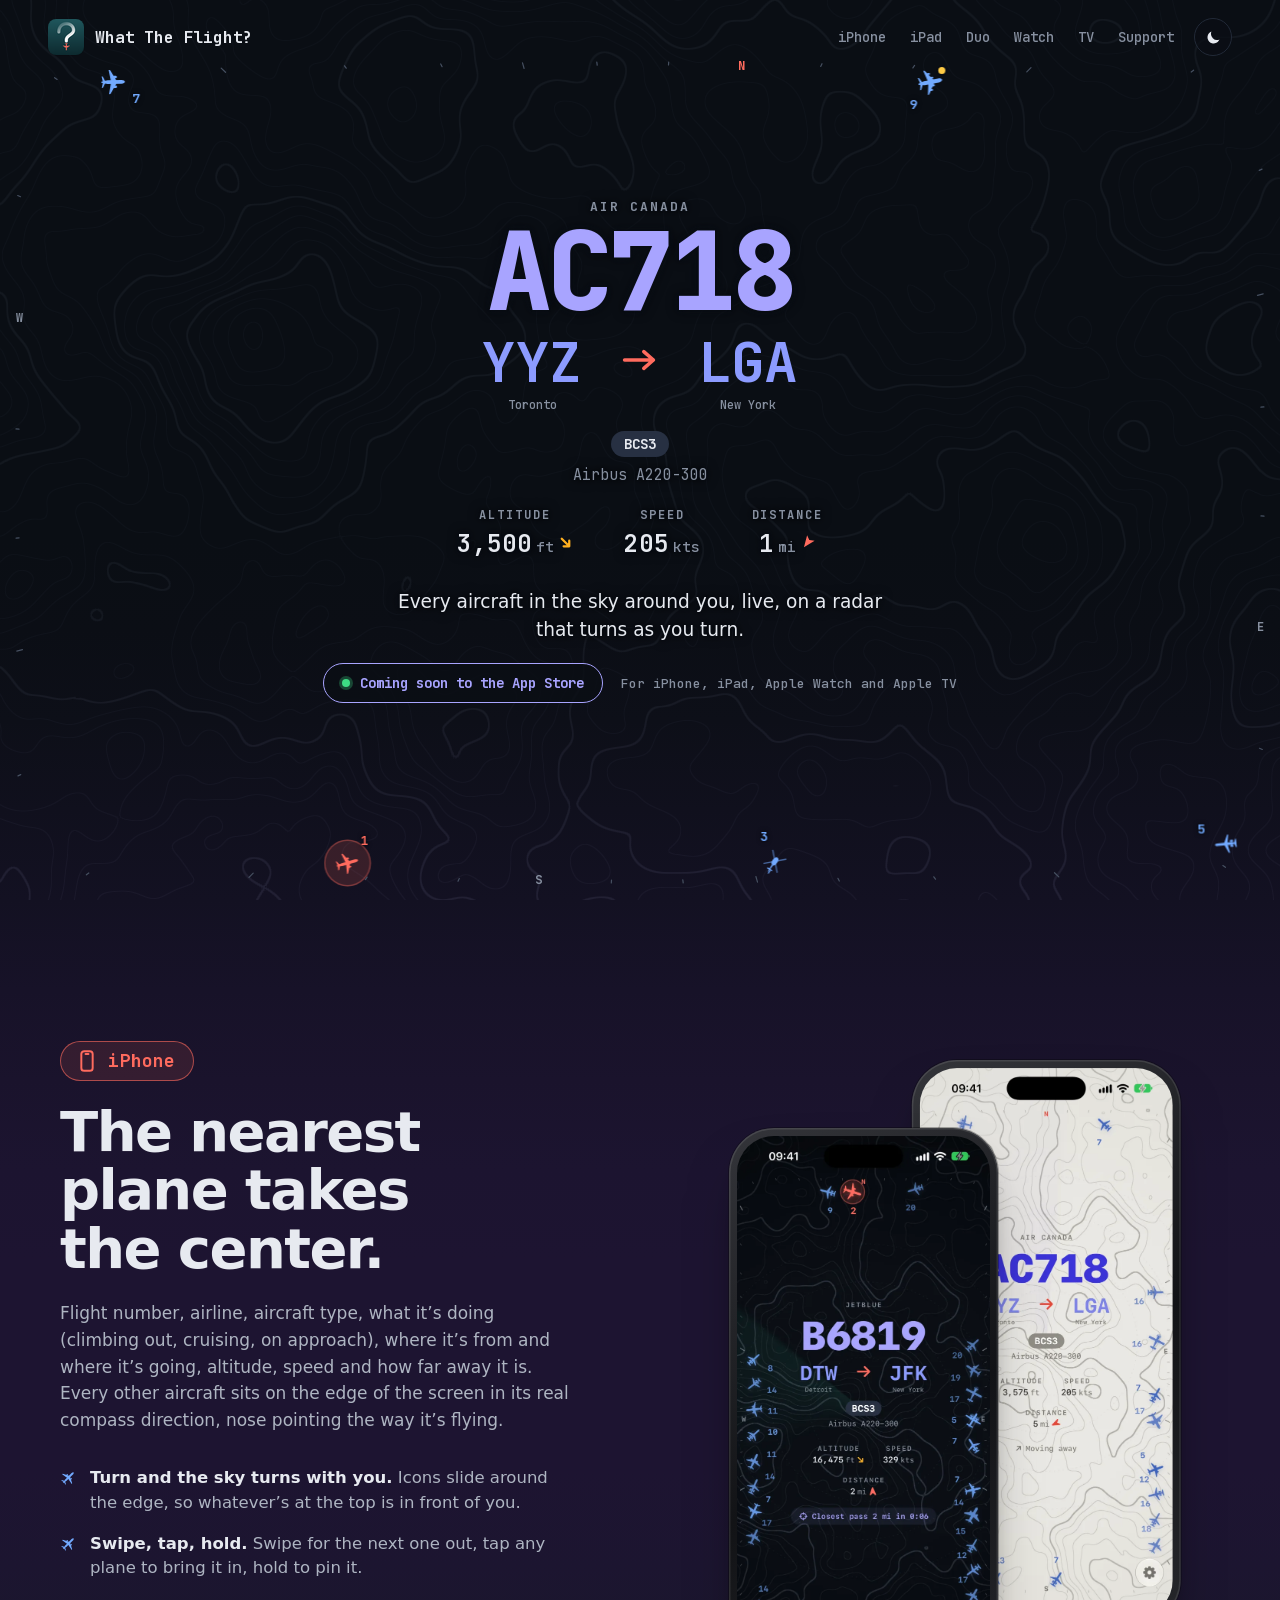
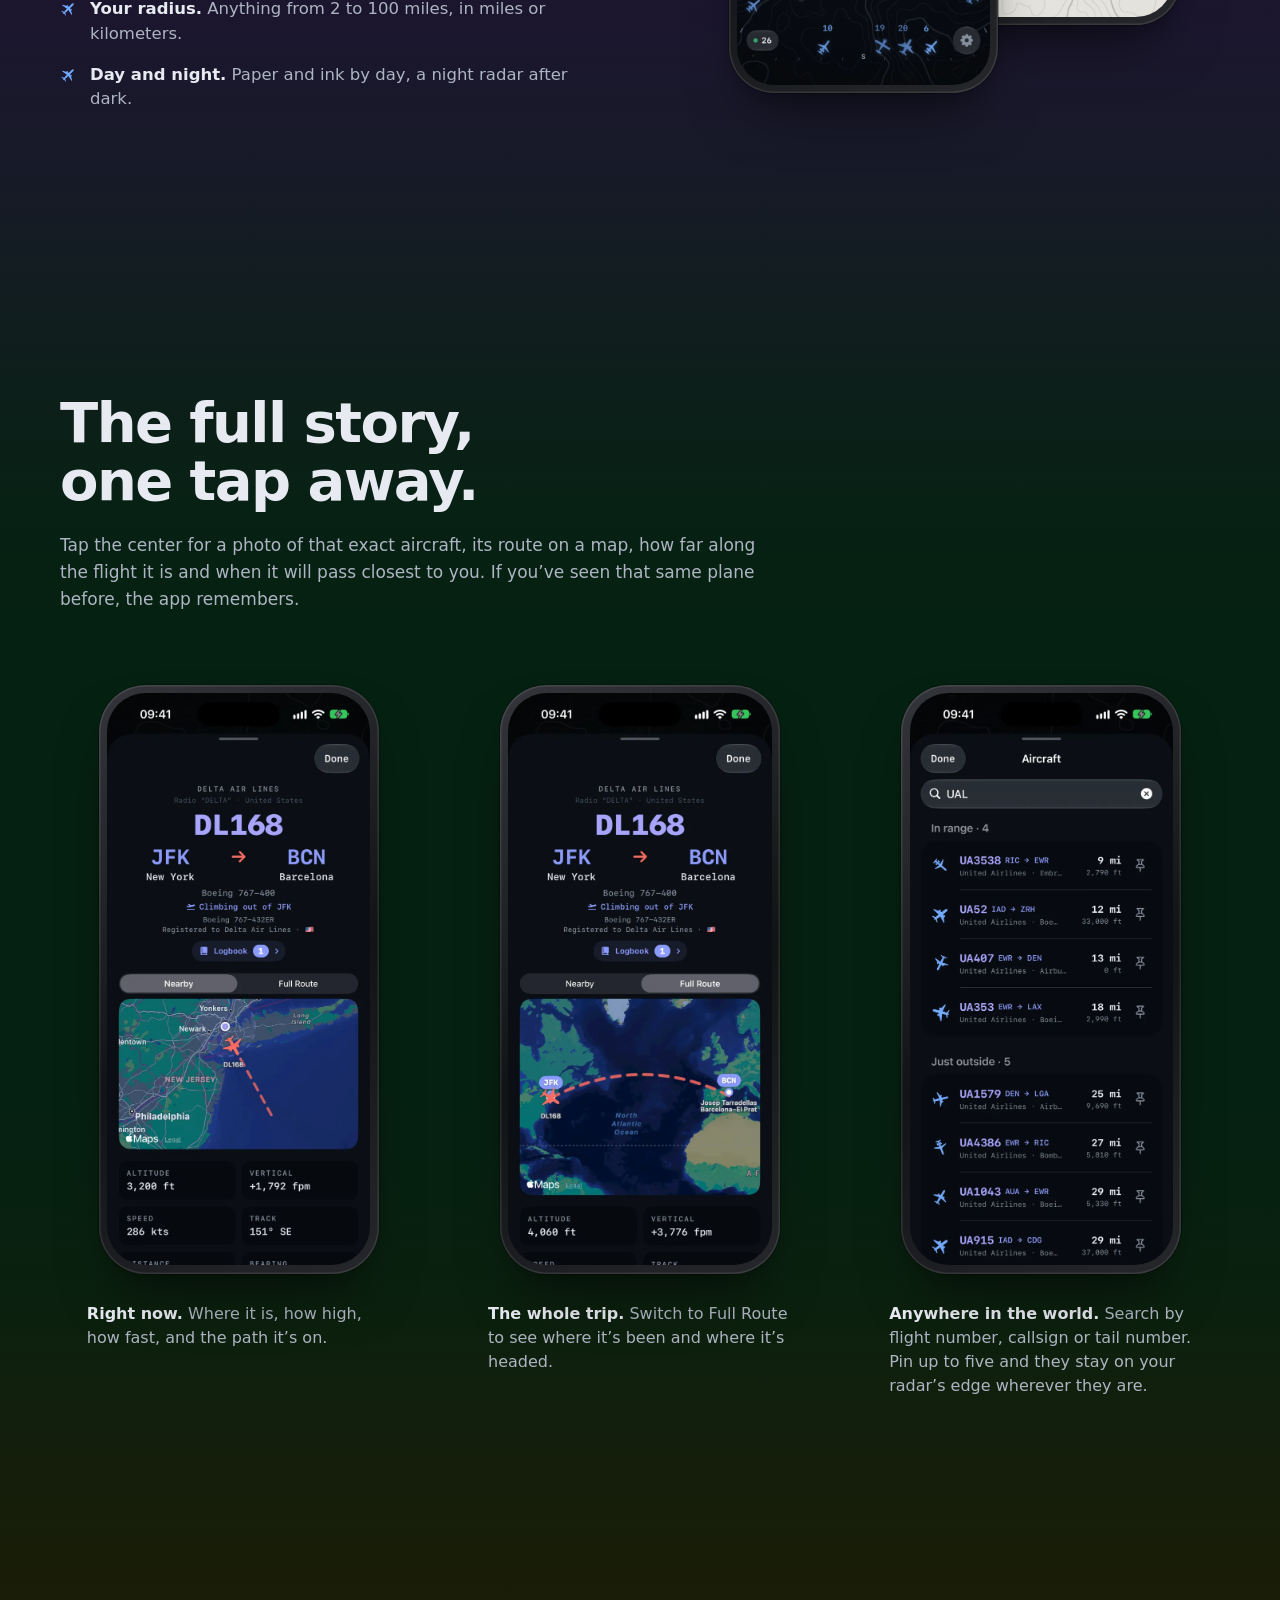
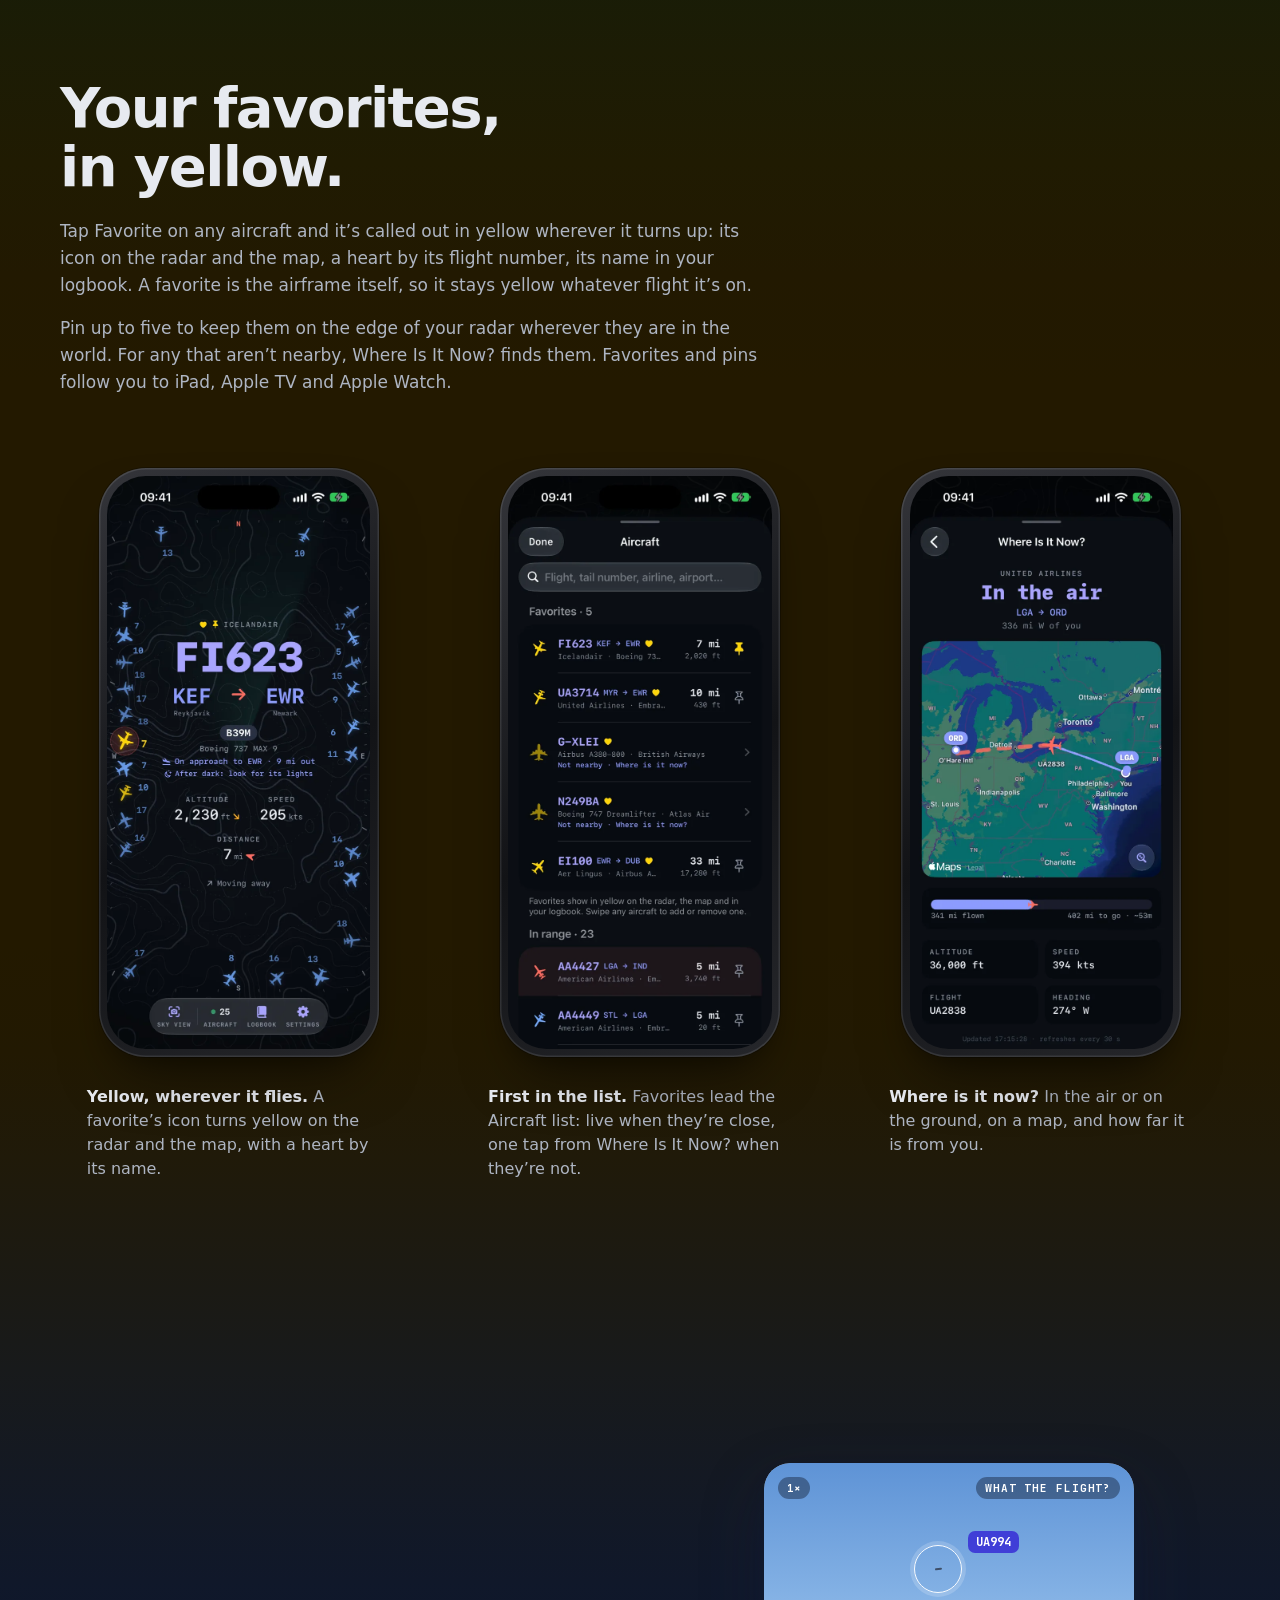
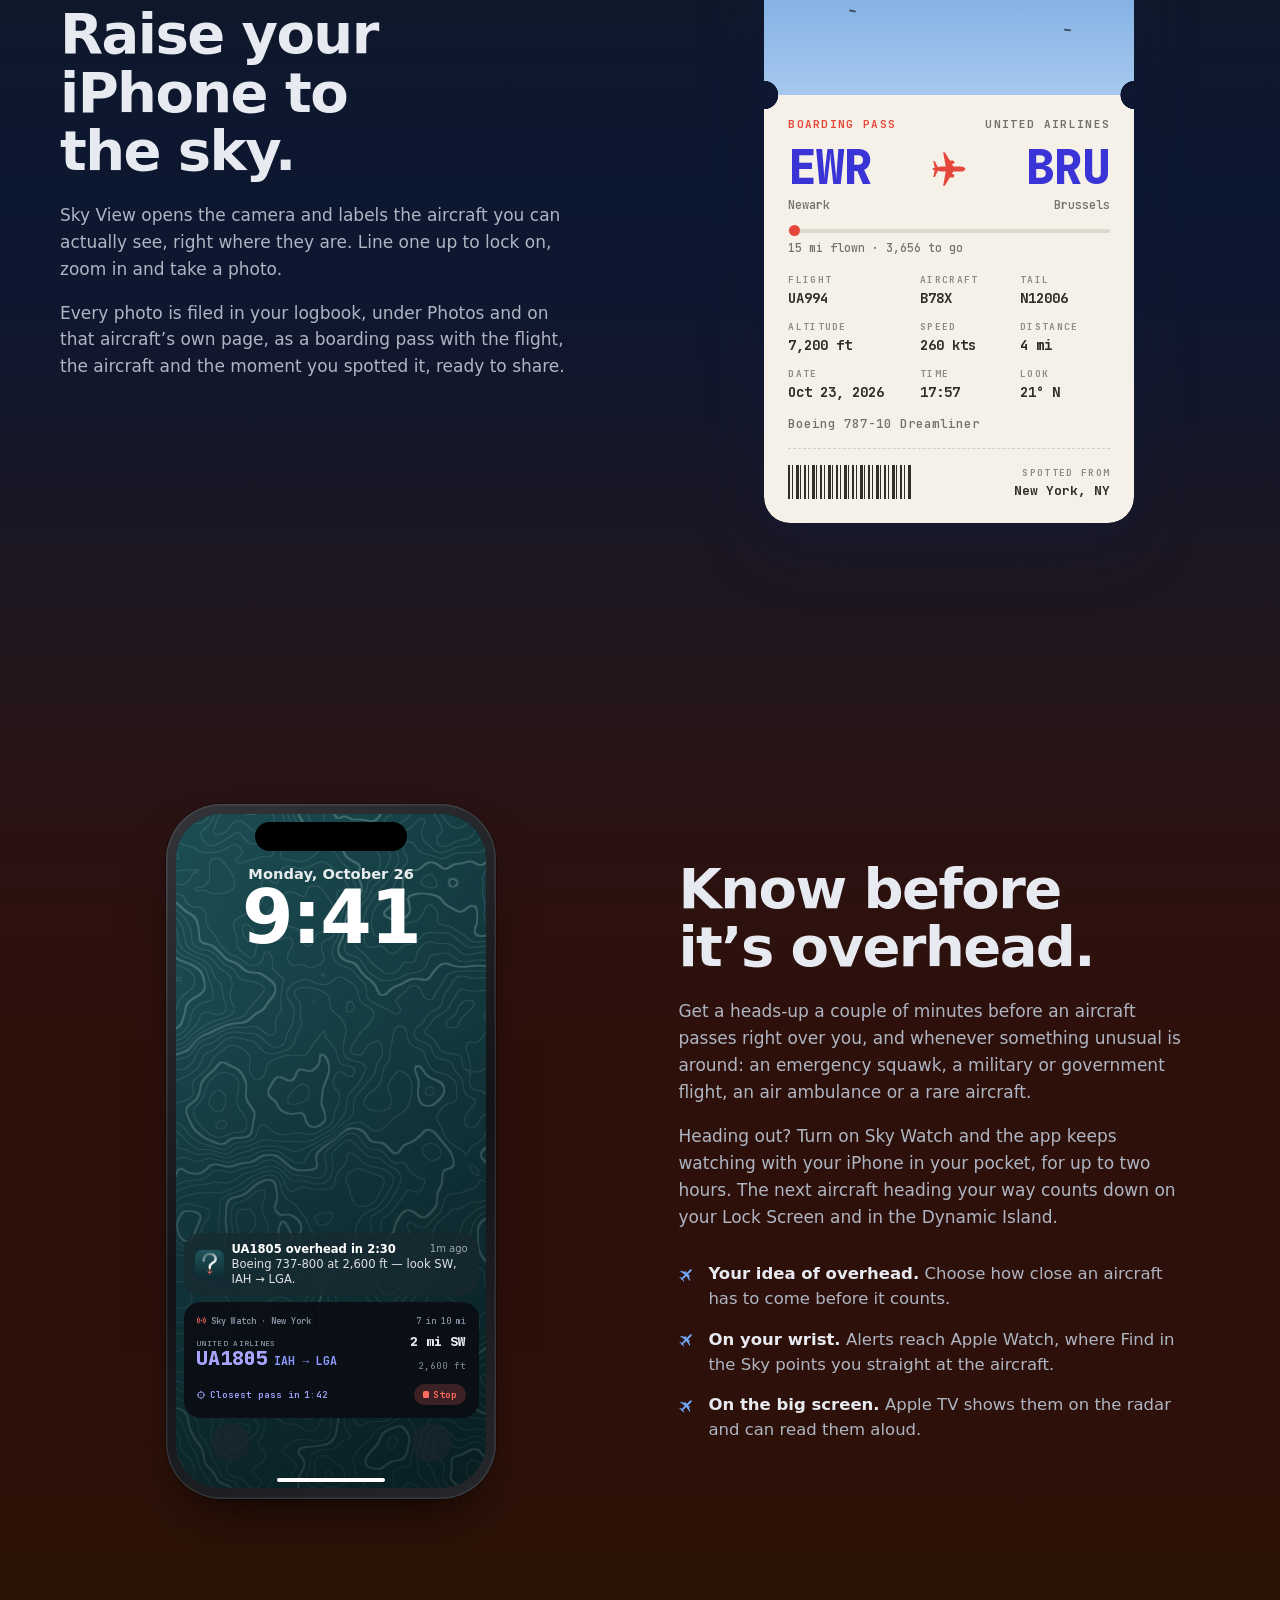
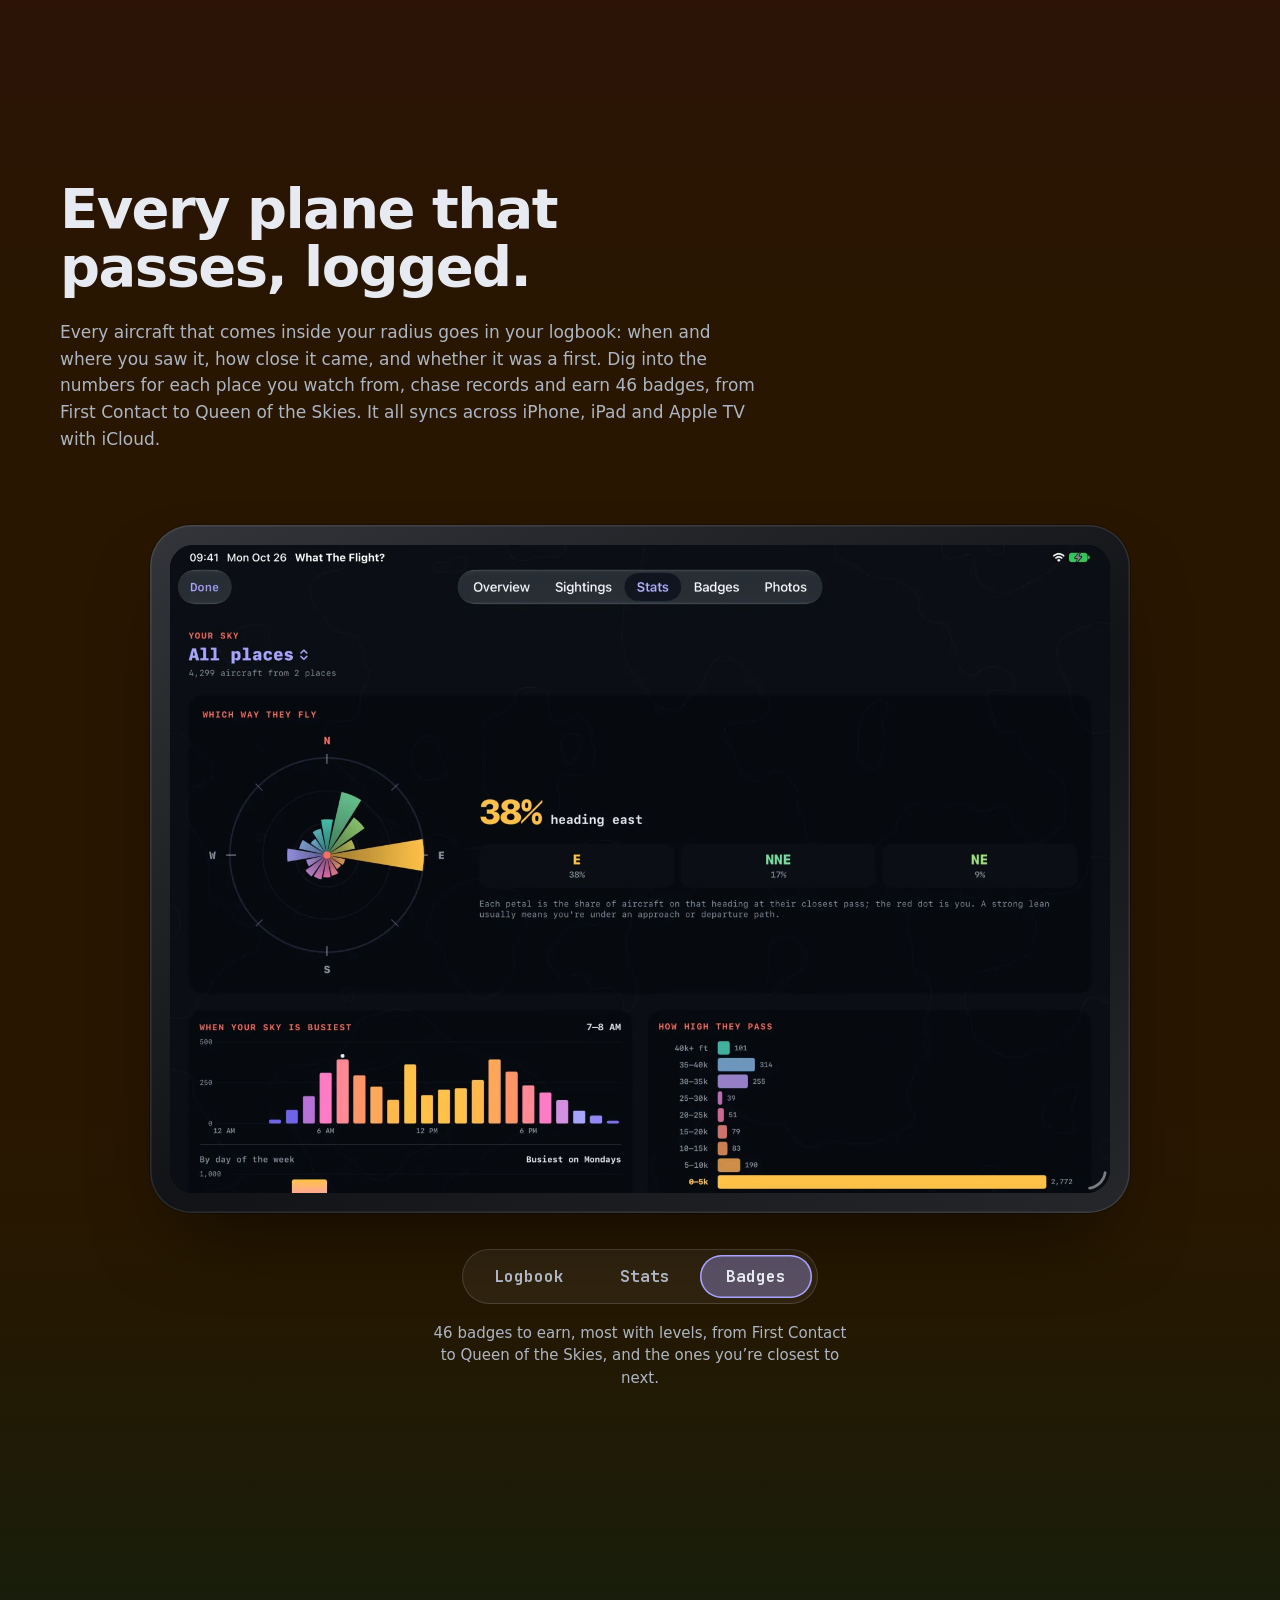
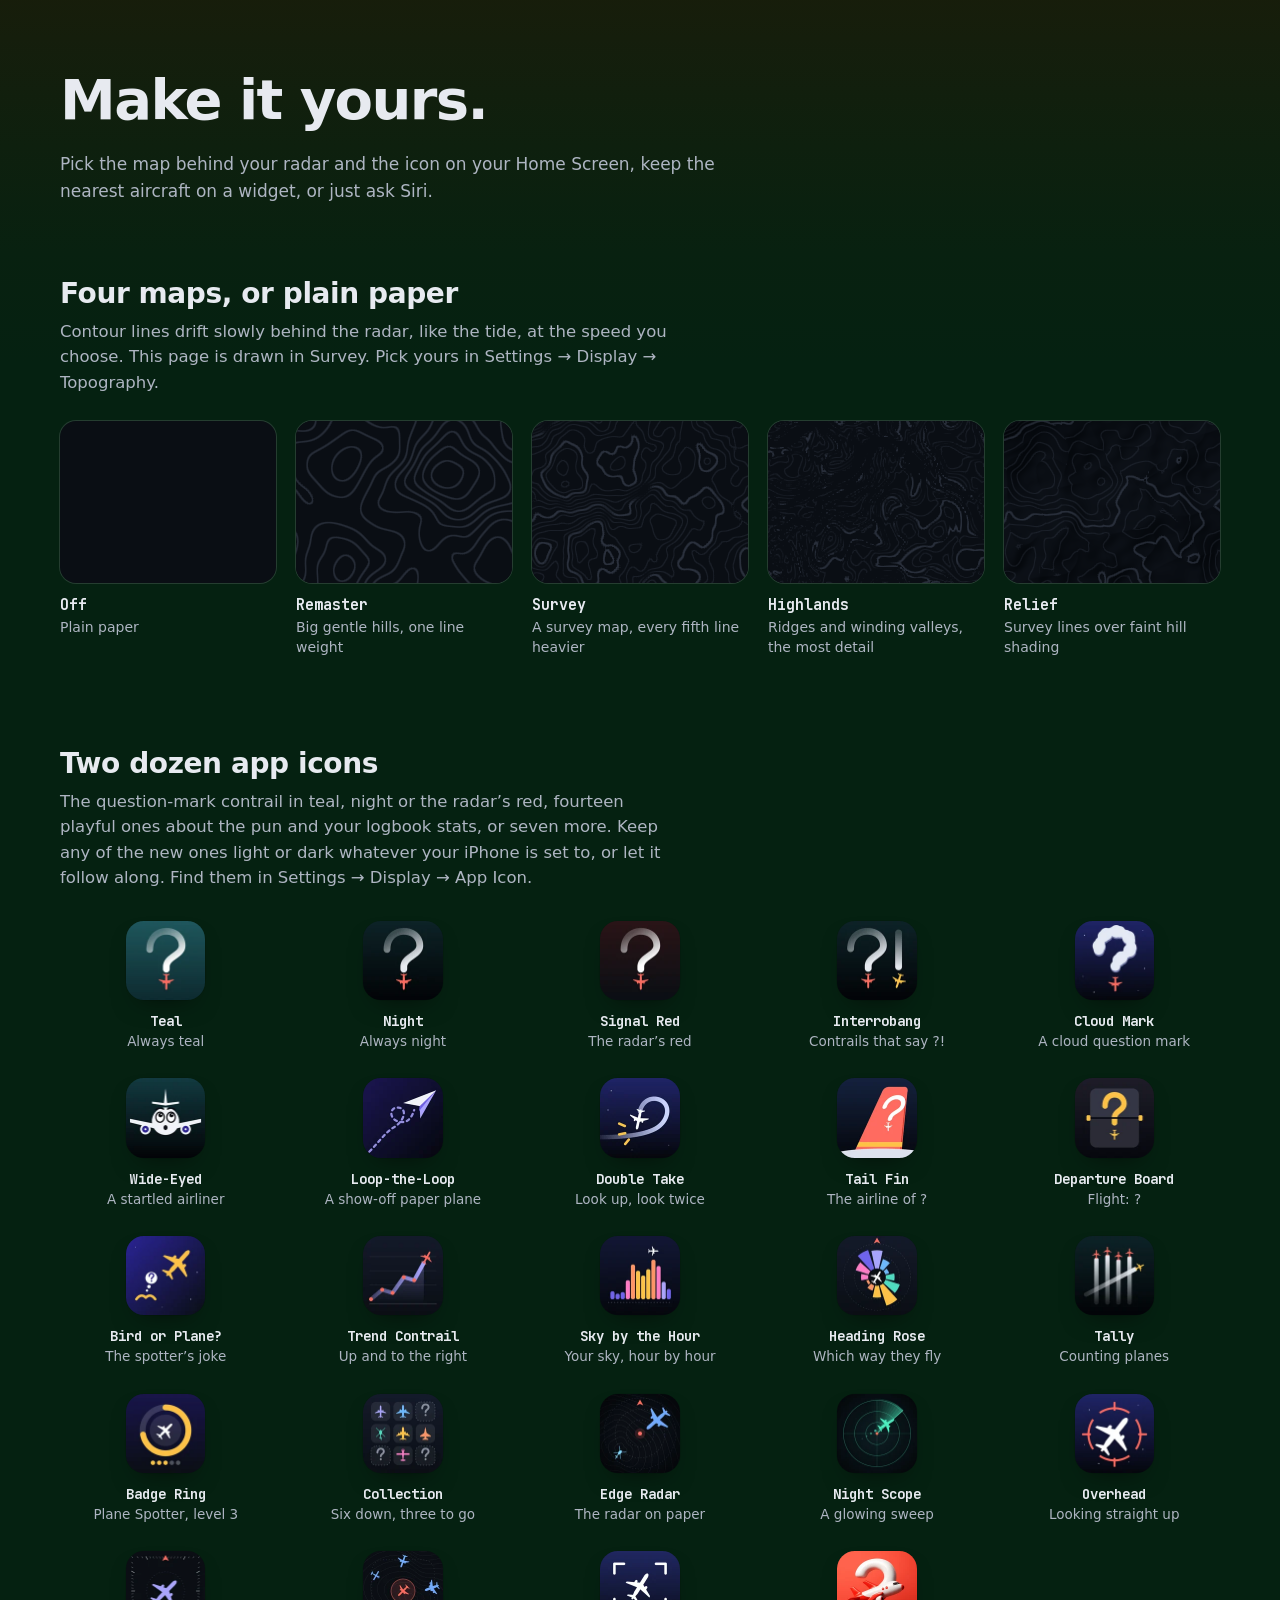
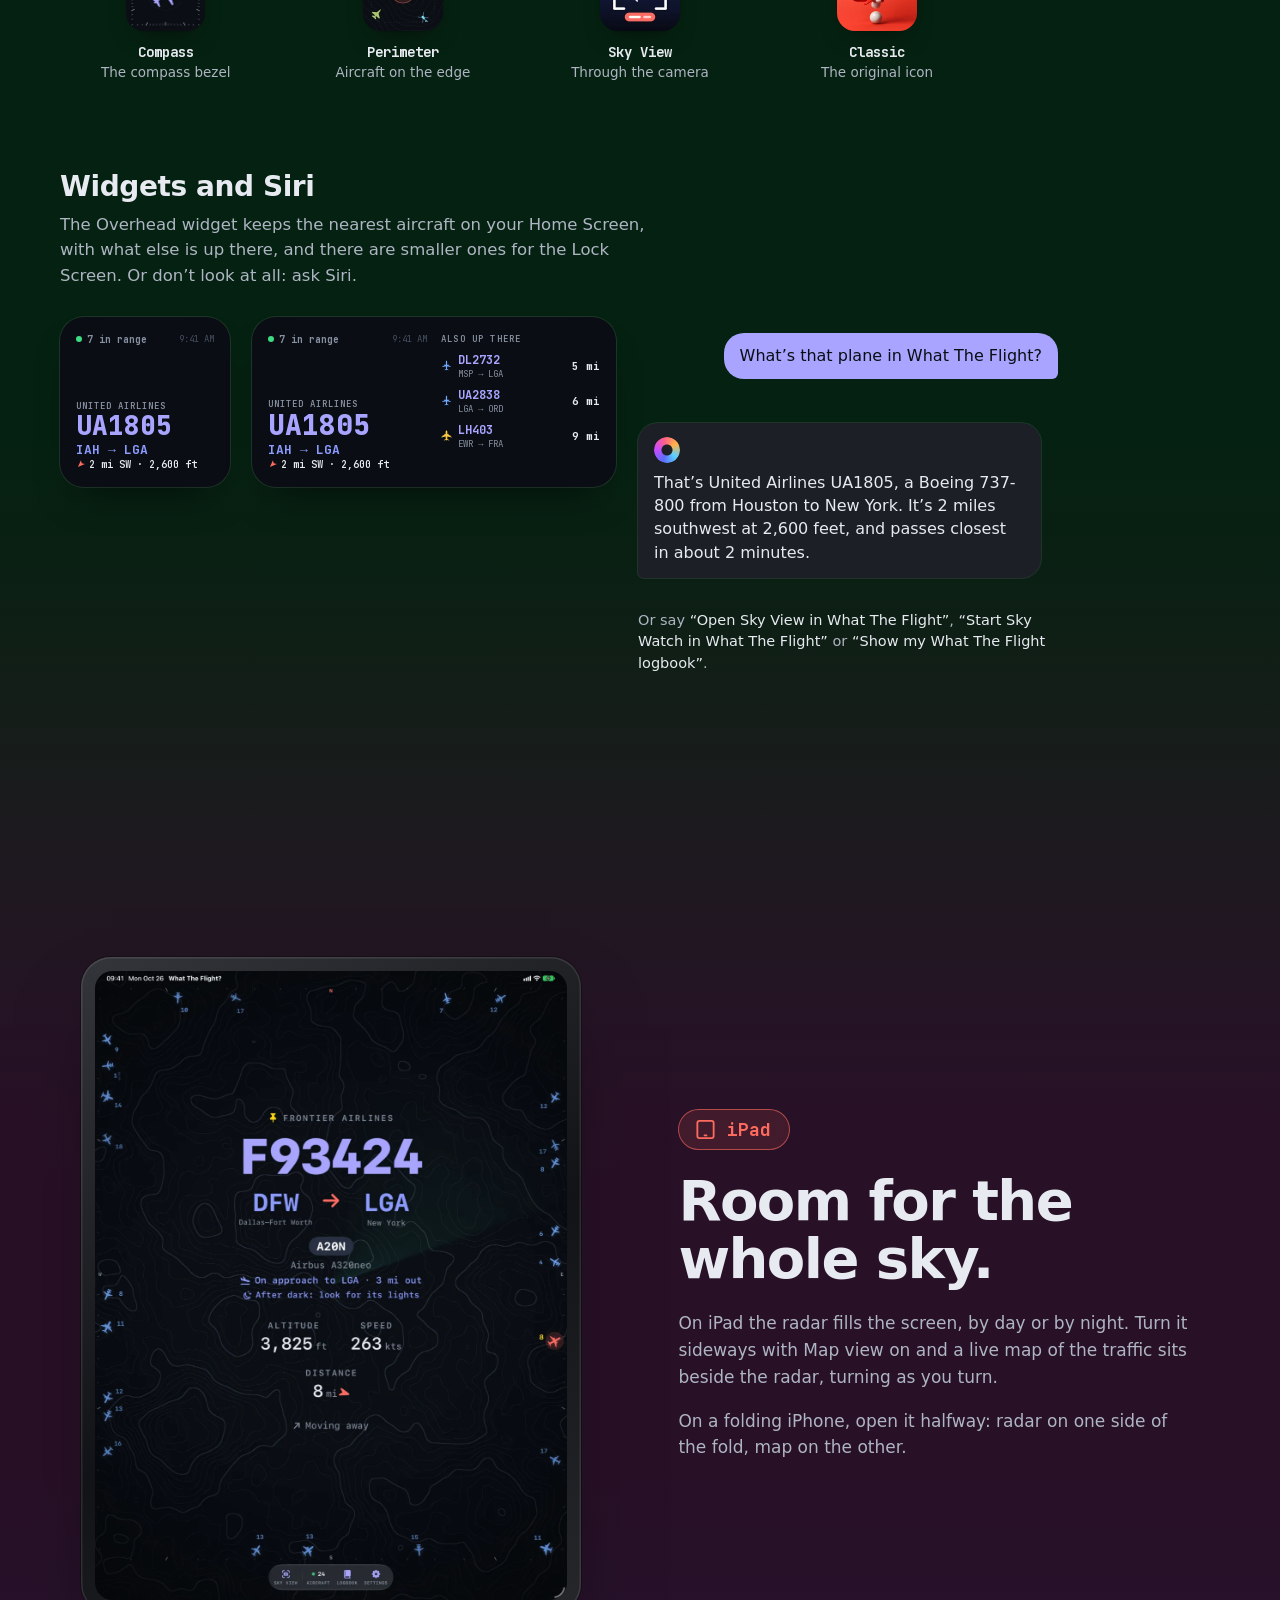
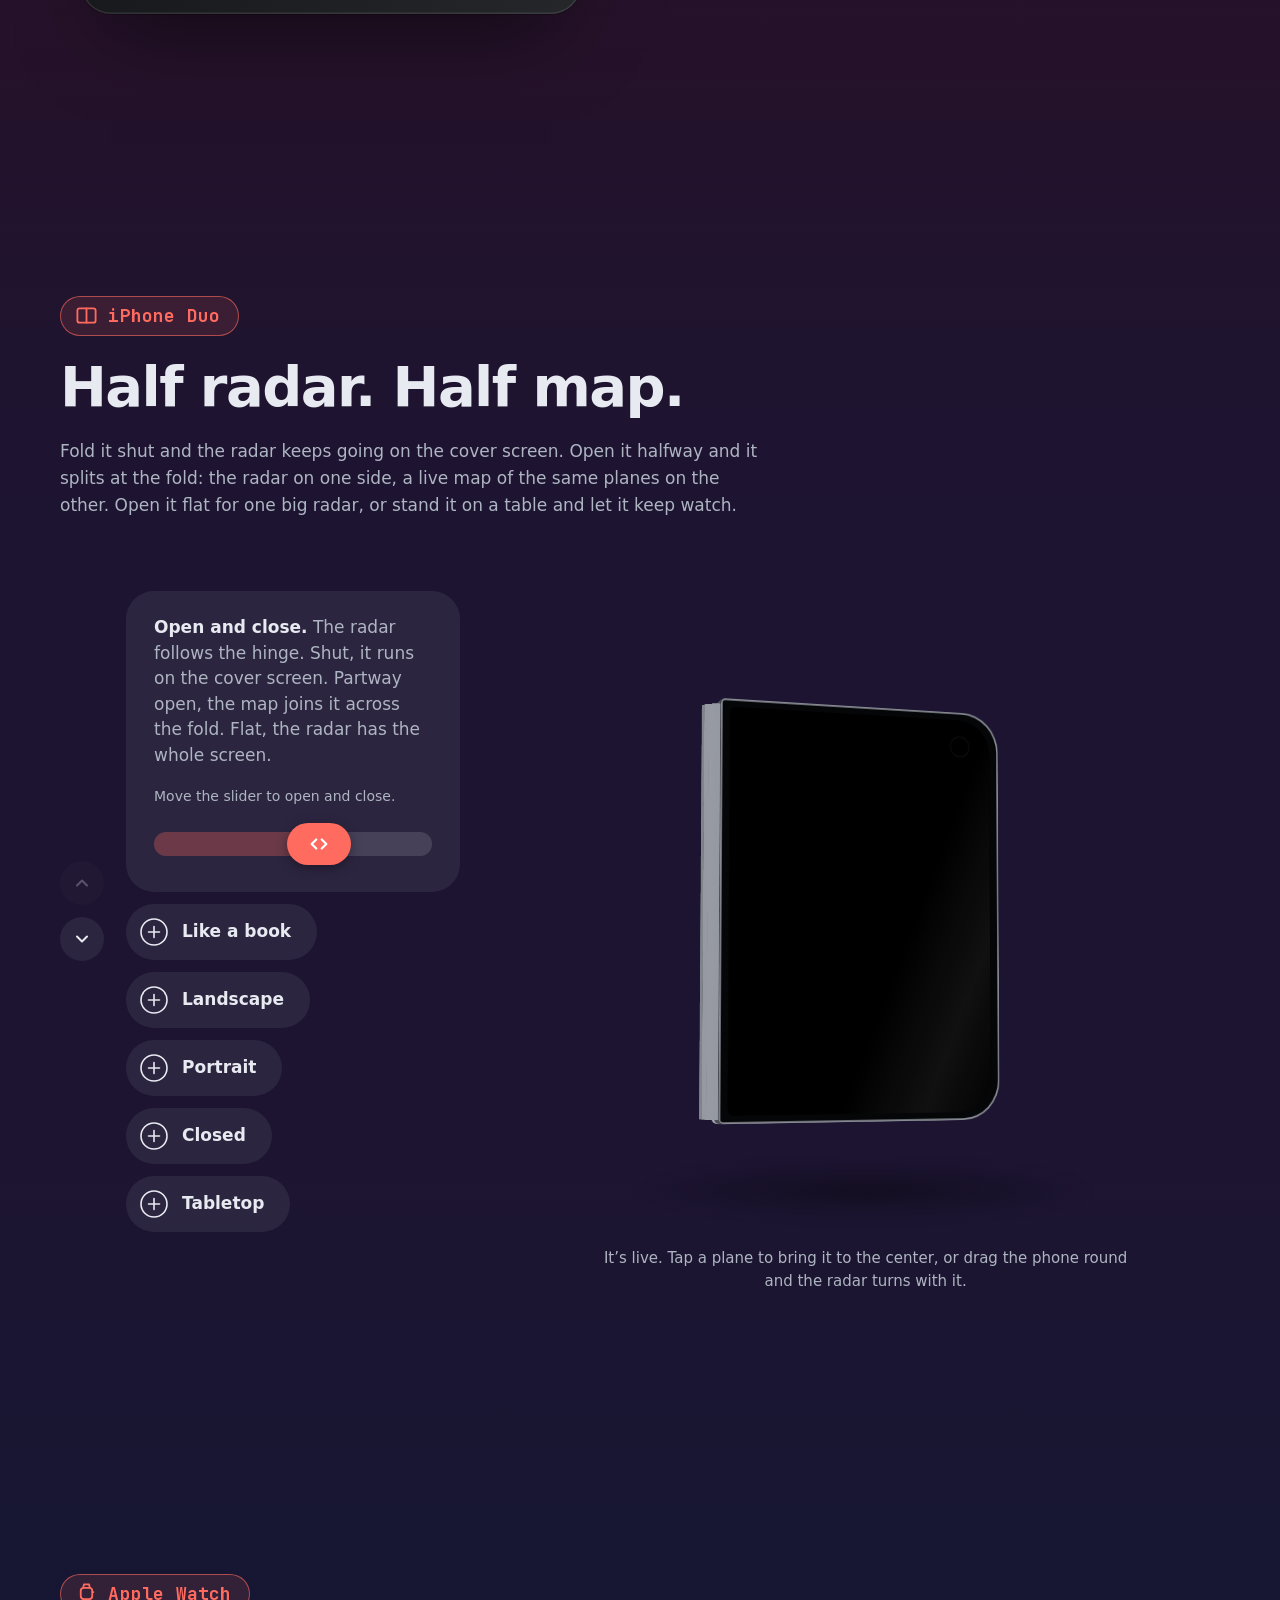
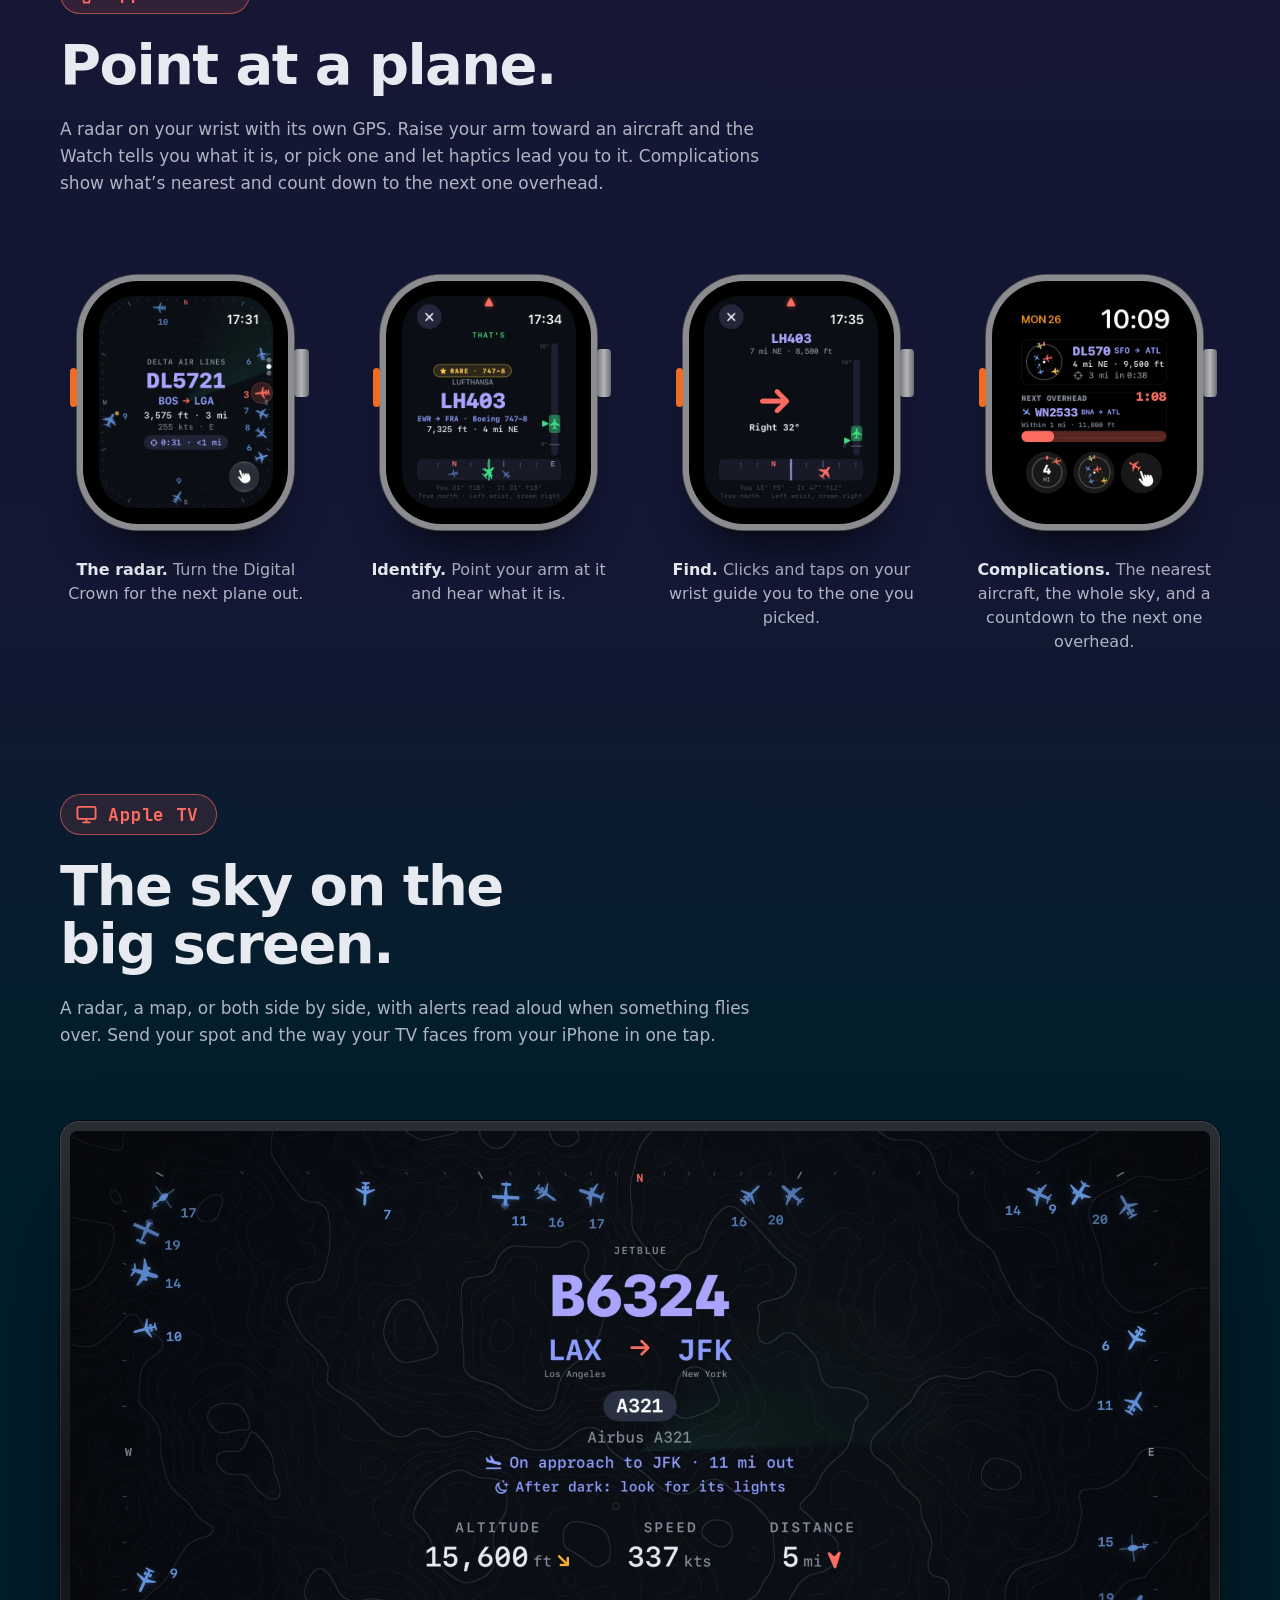
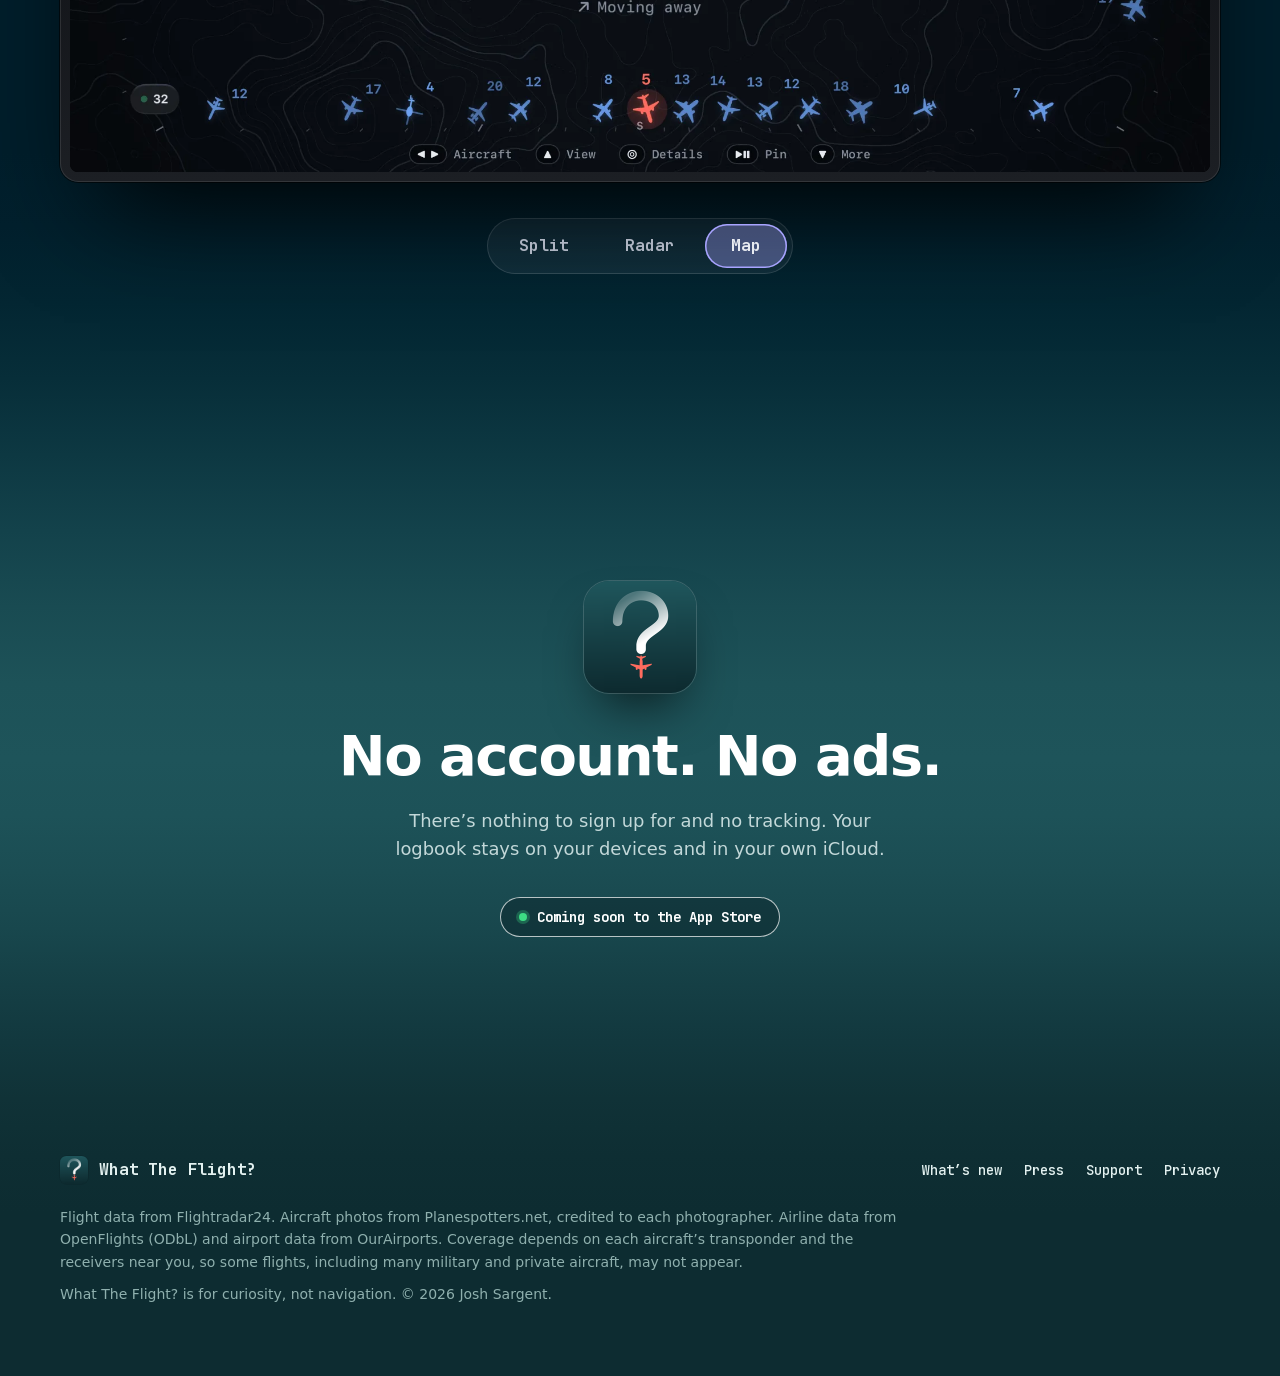
<file: index.html>
<!doctype html>
<html lang="en" data-theme="dark">
<head>
<meta charset="utf-8">
<meta name="viewport" content="width=device-width, initial-scale=1, viewport-fit=cover">
<!-- Preview: keeps search engines from listing the site before launch. Remove when going live. -->
<meta name="robots" content="noindex, nofollow">
<title>What The Flight?</title>
<meta name="description" content="Every aircraft in the sky around you, live, on a radar that turns as you turn. For iPhone, iPad, Apple Watch and Apple TV.">
<meta name="color-scheme" content="dark">
<meta name="theme-color" content="#0A0E14">
<meta property="og:title" content="What The Flight?">
<meta property="og:description" content="Every aircraft in the sky around you, live, on a radar that turns as you turn.">
<meta property="og:type" content="website">
<meta property="og:url" content="https://sargeywargey.github.io/whattheflight/">
<meta property="og:image" content="https://sargeywargey.github.io/whattheflight/img/og.jpg">
<meta property="og:image:width" content="1200">
<meta property="og:image:height" content="630">
<meta property="og:image:alt" content="What The Flight? over a teal contour map, with aircraft and their distances around a radar ring.">
<meta property="og:site_name" content="What The Flight?">
<meta name="twitter:card" content="summary_large_image">
<link rel="canonical" href="https://sargeywargey.github.io/whattheflight/">
<!-- At launch, the Smart App Banner in Safari on iPhone and iPad (README, "Before publishing"):
<meta name="apple-itunes-app" content="app-id=APP_ID"> -->
<script type="application/ld+json">
{
  "@context": "https://schema.org",
  "@type": "MobileApplication",
  "name": "What The Flight?",
  "description": "Every aircraft in the sky around you, live, on a radar that turns as you turn. For iPhone, iPad, Apple Watch and Apple TV.",
  "url": "https://sargeywargey.github.io/whattheflight/",
  "image": "https://sargeywargey.github.io/whattheflight/img/icon-512.png",
  "screenshot": "https://sargeywargey.github.io/whattheflight/img/og.jpg",
  "applicationCategory": "TravelApplication",
  "operatingSystem": "iOS 18.5, iPadOS 18.5, watchOS 11, tvOS 18",
  "offers": { "@type": "Offer", "price": "0", "priceCurrency": "USD" },
  "author": { "@type": "Person", "name": "Josh Sargent" }
}
</script>
<link rel="icon" href="img/favicon.png">
<link rel="apple-touch-icon" href="img/apple-touch-icon.png">
<link rel="stylesheet" href="css/site.css?v=202610272119">
<link rel="stylesheet" href="css/duo.css?v=202610272119">
<link rel="stylesheet" href="css/features.css?v=202610272119">
<script>
  // Always opens at night; a switch to day lasts for this visit (this tab) only.
  try { if (sessionStorage.getItem('wtf.theme') === 'light') document.documentElement.dataset.theme = 'light'; } catch (e) {}
</script>
<script src="js/glyphs.js?v=202610272119" defer></script>
<script src="js/topography.js?v=202610272119" defer></script>
<script src="js/radar.js?v=202610272119" defer></script>
<script src="js/site.js?v=202610272119" defer></script>
<script src="js/duo.js?v=202610272119" defer></script>
<script src="js/features.js?v=202610272119" defer></script>
</head>
<body>

<canvas class="backdrop" data-backdrop="survey" aria-hidden="true"></canvas>

<a class="skip" href="#radar">Skip to the features</a>

<!-- The radar ------------------------------------------------------------------------- -->
<section class="hero" data-radar data-band="hero" aria-label="A live demo of the radar">
  <svg class="radar-bezel" aria-hidden="true">
    <path class="ticks"/>
    <text data-bearing="0" class="north">N</text>
    <text data-bearing="90">E</text>
    <text data-bearing="180">S</text>
    <text data-bearing="270">W</text>
  </svg>
  <header class="site-header">
    <a class="brand" href="./" aria-label="What The Flight? home">
      <img src="img/icon-36.png" srcset="img/icon-72.png 2x, img/icon-108.png 3x" alt="" width="36" height="36">
      <span>What The Flight?</span>
    </a>
    <nav class="site-nav" aria-label="Sections">
      <a href="#radar">iPhone</a>
      <a href="#ipad">iPad</a>
      <a href="#duo">Duo</a>
      <a href="#watch">Watch</a>
      <a href="#tv">TV</a>
      <a href="support.html">Support</a>
    </nav>
    <button class="theme-toggle" type="button" aria-label="Switch to the night radar" data-theme-toggle>
      <svg viewBox="0 0 24 24" aria-hidden="true"><circle class="sun" cx="12" cy="12" r="4.2"/><path class="rays" d="M12 2.5v2.2M12 19.3v2.2M2.5 12h2.2M19.3 12h2.2M5.3 5.3l1.6 1.6M17.1 17.1l1.6 1.6M5.3 18.7l1.6-1.6M17.1 6.9l1.6-1.6"/><path class="moon" d="M19.5 14.6A7.8 7.8 0 0 1 9.4 4.5a7.8 7.8 0 1 0 10.1 10.1Z"/></svg>
    </button>
  </header>

  <div class="hero-body">
    <h1 class="visually-hidden">What The Flight? Live radar of the planes overhead</h1>

    <div class="flight" role="group" aria-label="Air Canada AC718, Toronto to New York, Airbus A220-300">
      <p class="flight-operator" data-f="operator">Air Canada</p>
      <p class="flight-ident" data-f="ident">AC718</p>
      <div class="flight-route">
        <span class="airport"><b data-f="from">YYZ</b><small data-f="fromCity">Toronto</small></span>
        <svg class="route-arrow" viewBox="0 0 32 20" aria-label="to"><path d="M3 10h24M19 3l8 7-8 7"/></svg>
        <span class="airport"><b data-f="to">LGA</b><small data-f="toCity">New York</small></span>
      </div>
      <p class="flight-type">
        <span class="type-chip" data-f="type">BCS3</span>
        <span class="notable-badge" data-f="badge" hidden></span>
        <span class="type-name" data-f="typeName">Airbus A220-300</span>
      </p>
      <dl class="flight-stats">
        <div><dt>Altitude</dt><dd><span data-f="feet">3,575</span><small>ft</small><svg class="trend" data-f="trend" data-trend="down" viewBox="0 0 16 16" aria-hidden="true"><path d="M4 12 12 4M6 4h6v6"/></svg></dd></div>
        <div><dt>Speed</dt><dd><span data-f="kts">205</span><small>kts</small></dd></div>
        <div><dt>Distance</dt><dd><span data-f="miles">2</span><small>mi</small><svg class="pointer" data-f="pointer" viewBox="0 0 24 24" aria-hidden="true"><path d="M12 2.5 19.5 21 12 16.8 4.5 21Z"/></svg></dd></div>
      </dl>
    </div>

    <p class="lead">Every aircraft in the sky around you, live, on a radar that turns as you turn.</p>
    <div class="hero-actions">
      <span class="store-pill"><i aria-hidden="true"></i>Coming soon to the App Store</span>
      <span class="platforms">For iPhone, iPad, Apple Watch and Apple TV</span>
    </div>
  </div>

  <div class="radar-edge" role="group" aria-label="Aircraft around you"></div>
</section>

<main>

<!-- iPhone: the radar ------------------------------------------------------------------ -->
<section class="section radar-section" id="radar" data-band="violet">
  <div class="wrap split">
    <div class="copy">
      <p class="device-label" data-device="iphone">iPhone</p>
      <h2>The nearest plane takes the center.</h2>
      <p>Flight number, airline, aircraft type, what it’s doing (climbing out, cruising, on approach), where it’s from and where it’s going, altitude, speed and how far away it is. Every other aircraft sits on the edge of the screen in its real compass direction, nose pointing the way it’s flying.</p>
      <ul class="points">
        <li><b>Turn and the sky turns with you.</b> Icons slide around the edge, so whatever’s at the top is in front of you.</li>
        <li><b>Swipe, tap, hold.</b> Swipe for the next one out, tap any plane to bring it in, hold to pin it.</li>
        <li><b>Your radius.</b> Anything from 2 to 100 miles, in miles or kilometers.</li>
        <li><b>Day and night.</b> Paper and ink by day, a night radar after dark.</li>
      </ul>
    </div>
    <div class="pair">
      <figure class="device phone back"><img src="img/screens/iphone-radar-light.webp" data-src-light="img/screens/iphone-radar-dark.webp" data-src-dark="img/screens/iphone-radar-light.webp" alt="The radar in light mode: Air Canada AC718 from Toronto to LaGuardia in the center, an Airbus A220-300 at 3,575 feet, with aircraft and mile labels around the edge." data-alt-light="The radar in dark mode: JetBlue B6819 from Detroit to New York JFK in the center, 2 miles away and closing, with about 26 aircraft around the edge." data-alt-dark="The radar in light mode: Air Canada AC718 from Toronto to LaGuardia in the center, an Airbus A220-300 at 3,575 feet, with aircraft and mile labels around the edge." width="660" height="1435" loading="lazy"></figure>
      <figure class="device phone front"><img src="img/screens/iphone-radar-dark.webp" data-src-light="img/screens/iphone-radar-light.webp" data-src-dark="img/screens/iphone-radar-dark.webp" alt="The radar in dark mode: JetBlue B6819 from Detroit to New York JFK in the center, 2 miles away and closing, with about 26 aircraft around the edge." data-alt-light="The radar in light mode: Air Canada AC718 from Toronto to LaGuardia in the center, an Airbus A220-300 at 3,575 feet, with aircraft and mile labels around the edge." data-alt-dark="The radar in dark mode: JetBlue B6819 from Detroit to New York JFK in the center, 2 miles away and closing, with about 26 aircraft around the edge." width="660" height="1435" loading="lazy"></figure>
    </div>
  </div>
</section>

<!-- iPhone: details and search ---------------------------------------------------------- -->
<section class="section" id="details" data-band="green">
  <div class="wrap">
    <div class="copy wide">
      <h2>The full story, one tap away.</h2>
      <p>Tap the center for a photo of that exact aircraft, its route on a map, how far along the flight it is and when it will pass closest to you. If you’ve seen that same plane before, the app remembers.</p>
    </div>
    <div class="gallery">
      <figure>
        <div class="device phone"><img src="img/screens/iphone-detail-dark.webp" data-src-light="img/screens/iphone-detail.webp" data-src-dark="img/screens/iphone-detail-dark.webp" alt="Flight details for Delta DL168, a Boeing 767-400 climbing out of JFK for Barcelona: a map of the aircraft over New York with its path, and tiles for altitude, vertical speed, speed and track." width="660" height="1435" loading="lazy"></div>
        <figcaption><b>Right now.</b> Where it is, how high, how fast, and the path it’s on.</figcaption>
      </figure>
      <figure>
        <div class="device phone"><img src="img/screens/iphone-route-dark.webp" data-src-light="img/screens/iphone-route.webp" data-src-dark="img/screens/iphone-route-dark.webp" alt="The full route of Delta DL168 from JFK to Barcelona, drawn across the North Atlantic." width="660" height="1435" loading="lazy"></div>
        <figcaption><b>The whole trip.</b> Switch to Full Route to see where it’s been and where it’s headed.</figcaption>
      </figure>
      <figure>
        <div class="device phone"><img src="img/screens/iphone-search-dark.webp" data-src-light="img/screens/iphone-search.webp" data-src-dark="img/screens/iphone-search-dark.webp" alt="Searching for UAL: four United flights in range, five just outside and more worldwide." width="660" height="1435" loading="lazy"></div>
        <figcaption><b>Anywhere in the world.</b> Search by flight number, callsign or tail number. Pin up to five and they stay on your radar’s edge wherever they are.</figcaption>
      </figure>
    </div>
  </div>
</section>

<!-- Favorites, pins and Where Is It Now? (css/features.css) ----------------------------- -->
<section class="section" id="favorites" data-band="gold">
  <div class="wrap">
    <div class="copy wide">
      <h2>Your favorites, in yellow.</h2>
      <p>Tap Favorite on any aircraft and it’s called out in yellow wherever it turns up: its icon on the radar and the map, a heart by its flight number, its name in your logbook. A favorite is the airframe itself, so it stays yellow whatever flight it’s on.</p>
      <p>Pin up to five to keep them on the edge of your radar wherever they are in the world. For any that aren’t nearby, Where Is It Now? finds them. Favorites and pins follow you to iPad, Apple TV and Apple Watch.</p>
    </div>
    <div class="gallery">
      <figure>
        <div class="device phone"><img src="img/screens/iphone-favorite-dark.webp" data-src-light="img/screens/iphone-favorite.webp" data-src-dark="img/screens/iphone-favorite-dark.webp" alt="The radar with Icelandair FI623, a Boeing 737 MAX 9 from Reykjavik on approach to Newark, in the center with a yellow heart by Icelandair. Its icon and another favorite’s are yellow among the blue aircraft on the edge." width="660" height="1435" loading="lazy"></div>
        <figcaption><b>Yellow, wherever it flies.</b> A favorite’s icon turns yellow on the radar and the map, with a heart by its name.</figcaption>
      </figure>
      <figure>
        <div class="device phone"><img src="img/screens/iphone-favorites-list-dark.webp" data-src-light="img/screens/iphone-favorites-list.webp" data-src-dark="img/screens/iphone-favorites-list-dark.webp" alt="The Aircraft list with five favorites first: FI623, UA3714 and EI100 flying, then G-XLEI, an Airbus A380-800, and N249BA, a Boeing 747 Dreamlifter, marked not nearby with a Where is it now? link." width="660" height="1435" loading="lazy"></div>
        <figcaption><b>First in the list.</b> Favorites lead the Aircraft list: live when they’re close, one tap from Where Is It Now? when they’re not.</figcaption>
      </figure>
      <figure>
        <div class="device phone"><img src="img/screens/iphone-where-dark.webp" data-src-light="img/screens/iphone-where.webp" data-src-dark="img/screens/iphone-where-dark.webp" alt="Where Is It Now? for United UA2838: in the air from LaGuardia to Chicago O’Hare, 336 miles west, on a map with 341 miles flown and 402 to go, at 36,000 feet." width="660" height="1435" loading="lazy"></div>
        <figcaption><b>Where is it now?</b> In the air or on the ground, on a map, and how far it is from you.</figcaption>
      </figure>
    </div>
  </div>
</section>

<!-- Sky View ----------------------------------------------------------------------------- -->
<section class="section sky" id="sky" data-band="sky">
  <div class="wrap split">
    <div class="copy">
      <h2>Raise your iPhone to the sky.</h2>
      <p>Sky View opens the camera and labels the aircraft you can actually see, right where they are. Line one up to lock on, zoom in and take a photo.</p>
      <p>Every photo is filed in your logbook, under Photos and on that aircraft’s own page, as a boarding pass with the flight, the aircraft and the moment you spotted it, ready to share.</p>
    </div>

    <div class="pass-shadow">
    <article class="pass" aria-label="A Sky View boarding pass for United UA994, Newark to Brussels">
      <div class="pass-photo">
        <span class="pass-chip">1×</span>
        <span class="pass-chip brand">What The Flight?</span>
        <span class="speck" style="--x:47%;--y:46%;--r:-8deg"></span>
        <span class="speck" style="--x:24%;--y:64%;--r:12deg"></span>
        <span class="speck" style="--x:82%;--y:72%;--r:4deg"></span>
        <span class="lock" style="--x:47%;--y:46%"><i></i><b>UA994</b></span>
      </div>
      <div class="pass-body">
        <p class="pass-head"><span class="pass-kind">Boarding pass</span><span>United Airlines</span></p>
        <div class="pass-route">
          <span><b>EWR</b><small>Newark</small></span>
          <svg viewBox="0 0 64 64" aria-label="to"><use href="#g-widebody" transform="rotate(90 32 32)"/></svg>
          <span class="to"><b>BRU</b><small>Brussels</small></span>
        </div>
        <div class="pass-progress" aria-hidden="true"><i style="--p:0.4%"></i></div>
        <p class="pass-flown">15 mi flown · 3,656 to go</p>
        <dl class="pass-grid">
          <div><dt>Flight</dt><dd>UA994</dd></div>
          <div><dt>Aircraft</dt><dd>B78X</dd></div>
          <div><dt>Tail</dt><dd>N12006</dd></div>
          <div><dt>Altitude</dt><dd>7,200 ft</dd></div>
          <div><dt>Speed</dt><dd>260 kts</dd></div>
          <div><dt>Distance</dt><dd>4 mi</dd></div>
          <div><dt>Date</dt><dd>Oct 23, 2026</dd></div>
          <div><dt>Time</dt><dd>17:57</dd></div>
          <div><dt>Look</dt><dd>21° N</dd></div>
        </dl>
        <p class="pass-type">Boeing 787-10 Dreamliner</p>
        <div class="pass-foot">
          <div class="barcode" aria-hidden="true"></div>
          <p><small>Spotted from</small>New York, NY</p>
        </div>
      </div>
    </article>
    </div>
  </div>
</section>

<!-- Alerts and Sky Watch (css/features.css, js/features.js) ------------------------------ -->
<section class="section" id="alerts" data-band="coral">
  <div class="wrap split reverse">
    <div class="copy">
      <h2>Know before it’s overhead.</h2>
      <p>Get a heads-up a couple of minutes before an aircraft passes right over you, and whenever something unusual is around: an emergency squawk, a military or government flight, an air ambulance or a rare aircraft.</p>
      <p>Heading out? Turn on Sky Watch and the app keeps watching with your iPhone in your pocket, for up to two hours. The next aircraft heading your way counts down on your Lock Screen and in the Dynamic Island.</p>
      <ul class="points">
        <li><b>Your idea of overhead.</b> Choose how close an aircraft has to come before it counts.</li>
        <li><b>On your wrist.</b> Alerts reach Apple Watch, where Find in the Sky points you straight at the aircraft.</li>
        <li><b>On the big screen.</b> Apple TV shows them on the radar and can read them aloud.</li>
      </ul>
    </div>
    <figure class="device phone alerts-phone">
      <div class="lock-screen" role="img" aria-label="An iPhone Lock Screen with an alert, UA1805 overhead in 2:30, a Boeing 737-800 at 2,600 feet, look southwest, Houston to LaGuardia. Below it the Sky Watch Live Activity shows United UA1805 2 miles southwest, counting down to its closest pass, with a Stop button.">
        <canvas class="topo" data-topo="survey teal" data-topo-feature="220" aria-hidden="true"></canvas>
        <span class="ls-island" aria-hidden="true"></span>
        <p class="ls-date">Monday, October 26</p>
        <p class="ls-time">9:41</p>
        <div class="ls-stack">
          <div class="ls-note">
            <img src="img/icon-108.png" alt="" width="38" height="38" loading="lazy">
            <div>
              <p class="ls-head"><b>UA1805 overhead in 2:30</b><small>1m ago</small></p>
              <p class="ls-body">Boeing 737-800 at 2,600 ft — look SW, IAH → LGA.</p>
            </div>
          </div>
          <div class="ls-activity">
            <p class="la-top"><svg viewBox="0 0 24 24" aria-hidden="true"><circle cx="12" cy="12" r="1.6" fill="#FF6B5E" stroke="none"/><path d="M8.2 8.2a5.4 5.4 0 0 0 0 7.6M15.8 8.2a5.4 5.4 0 0 1 0 7.6M5.4 5.4a9.3 9.3 0 0 0 0 13.2M18.6 5.4a9.3 9.3 0 0 1 0 13.2"/></svg><span>Sky Watch · New York</span><span>7 in 10 mi</span></p>
            <div class="la-main">
              <div>
                <span class="la-op">United Airlines</span>
                <p class="la-id"><b>UA1805</b><span>IAH → LGA</span></p>
              </div>
              <div class="la-where"><b>2 mi SW</b><span>2,600 ft</span></div>
            </div>
            <div class="la-foot">
              <span class="la-count"><svg viewBox="0 0 24 24" aria-hidden="true"><circle cx="12" cy="12" r="7.5"/><circle cx="12" cy="12" r="1.2" fill="currentColor" stroke="none"/><path d="M12 2v4.5M12 17.5V22M2 12h4.5M17.5 12H22"/></svg>Closest pass in <span data-countdown>1:42</span></span>
              <span class="la-stop"><i></i>Stop</span>
            </div>
          </div>
        </div>
        <span class="ls-bottom" aria-hidden="true"><i></i><i></i></span>
        <span class="ls-home" aria-hidden="true"></span>
      </div>
    </figure>
  </div>
</section>

<!-- Logbook ---------------------------------------------------------------------------- -->
<section class="section" id="logbook" data-band="amber">
  <div class="wrap" data-switcher>
    <div class="copy wide">
      <h2>Every plane that passes, logged.</h2>
      <p>Every aircraft that comes inside your radius goes in your logbook: when and where you saw it, how close it came, and whether it was a first. Dig into the numbers for each place you watch from, chase records and earn 46 badges, from First Contact to Queen of the Skies. It all syncs across iPhone, iPad and Apple TV with iCloud.</p>
    </div>

    <div class="stage">
      <figure class="device tablet landscape"><img src="img/screens/logbook-overview-ipad-dark.webp" alt="The logbook on iPad: today’s highlights, including a US Navy trainer and a first Boeing 787-8 Dreamliner, beside totals for aircraft spotted, airframes, types, airlines and countries, the badges closest to unlocking, the last 14 days, records such as the closest pass and the highest aircraft, and the aircraft seen most often." width="1600" height="1103" loading="lazy" data-switcher-screen></figure>
    </div>
    <div class="showcase-tabs" role="tablist" aria-label="Logbook pages">
      <button type="button" role="tab" aria-selected="true" data-src="img/screens/logbook-overview-ipad-light.webp" data-src-dark="img/screens/logbook-overview-ipad-dark.webp" data-alt="The logbook on iPad: today’s highlights, including a US Navy trainer and a first Boeing 787-8 Dreamliner, beside totals for aircraft spotted, airframes, types, airlines and countries, the badges closest to unlocking, the last 14 days, records such as the closest pass and the highest aircraft, and the aircraft seen most often." data-caption="Today’s highlights beside your totals, the badges you’re closest to, the last two weeks, your records and the planes you see most."><span>Logbook</span></button>
      <button type="button" role="tab" aria-selected="false" data-src="img/screens/logbook-stats-ipad-light.webp" data-src-dark="img/screens/logbook-stats-ipad-dark.webp" data-alt="Stats on iPad across all places: a compass rose showing that 38% of the aircraft head east, a chart of when the sky is busiest through the day, and how high they pass." data-caption="Which way they fly, when your sky is busiest and how high they pass, for each place you watch from or all of them together."><span>Stats</span></button>
      <button type="button" role="tab" aria-selected="false" data-src="img/screens/logbook-badges-ipad-light.webp" data-src-dark="img/screens/logbook-badges-ipad-dark.webp" data-alt="Badges on iPad: 27 of 46 unlocked, the three closest to unlocking, recently unlocked badges such as Six Continents and Around the World, and the Milestones group." data-caption="46 badges to earn, most with levels, from First Contact to Queen of the Skies, and the ones you’re closest to next."><span>Badges</span></button>
    </div>
    <p class="showcase-caption" data-switcher-caption aria-live="polite">Today’s highlights beside your totals, the badges you’re closest to, the last two weeks, your records and the planes you see most.</p>
  </div>
</section>

<!-- Make it yours: topography, icons, widgets, Siri (css/features.css) ------------------ -->
<section class="section" id="yours" data-band="green">
  <div class="wrap">
    <div class="copy wide">
      <h2>Make it yours.</h2>
      <p>Pick the map behind your radar and the icon on your Home Screen, keep the nearest aircraft on a widget, or just ask Siri.</p>
    </div>
    <div class="custom-grid">
      <div class="custom-block">
        <h3>Four maps, or plain paper</h3>
        <p>Contour lines drift slowly behind the radar, like the tide, at the speed you choose. This page is drawn in Survey. Pick yours in Settings → Display → Topography.</p>
        <ul class="topo-styles">
          <li><div class="topo-tile"></div><b>Off</b><span>Plain paper</span></li>
          <li><div class="topo-tile"><canvas class="topo" data-topo="remaster auto" data-topo-feature="150" aria-hidden="true"></canvas></div><b>Remaster</b><span>Big gentle hills, one line weight</span></li>
          <li><div class="topo-tile"><canvas class="topo" data-topo="survey auto" data-topo-feature="150" aria-hidden="true"></canvas></div><b>Survey</b><span>A survey map, every fifth line heavier</span></li>
          <li><div class="topo-tile"><canvas class="topo" data-topo="highlands auto" data-topo-feature="150" aria-hidden="true"></canvas></div><b>Highlands</b><span>Ridges and winding valleys, the most detail</span></li>
          <li><div class="topo-tile"><canvas class="topo" data-topo="relief auto" data-topo-feature="150" aria-hidden="true"></canvas></div><b>Relief</b><span>Survey lines over faint hill shading</span></li>
        </ul>
      </div>
      <div class="custom-block">
        <h3>Two dozen app icons</h3>
        <p>The question-mark contrail in teal, night or the radar’s red, fourteen playful ones about the pun and your logbook stats, or seven more. Keep any of the new ones light or dark whatever your iPhone is set to, or let it follow along. Find them in Settings → Display → App Icon.</p>
        <ul class="icon-grid">
          <li><img class="day-art" src="img/icons/contrail-light.webp" alt="" width="80" height="80" loading="lazy"><b>Teal</b><span>Always teal</span></li>
          <li><img class="day-art" src="img/icons/contrail-dark.webp" alt="" width="80" height="80" loading="lazy"><b>Night</b><span>Always night</span></li>
          <li class="has-night"><img class="day-art" src="img/icons/signal-red.webp" alt="" width="80" height="80" loading="lazy"><img class="night-art" src="img/icons/signal-red-dark.webp" alt="" width="80" height="80" loading="lazy"><b>Signal Red</b><span>The radar’s red</span></li>
          <li class="has-night"><img class="day-art" src="img/icons/interrobang.webp" alt="" width="80" height="80" loading="lazy"><img class="night-art" src="img/icons/interrobang-dark.webp" alt="" width="80" height="80" loading="lazy"><b>Interrobang</b><span>Contrails that say ?!</span></li>
          <li class="has-night"><img class="day-art" src="img/icons/cloud-mark.webp" alt="" width="80" height="80" loading="lazy"><img class="night-art" src="img/icons/cloud-mark-dark.webp" alt="" width="80" height="80" loading="lazy"><b>Cloud Mark</b><span>A cloud question mark</span></li>
          <li class="has-night"><img class="day-art" src="img/icons/wide-eyed.webp" alt="" width="80" height="80" loading="lazy"><img class="night-art" src="img/icons/wide-eyed-dark.webp" alt="" width="80" height="80" loading="lazy"><b>Wide-Eyed</b><span>A startled airliner</span></li>
          <li class="has-night"><img class="day-art" src="img/icons/loop-the-loop.webp" alt="" width="80" height="80" loading="lazy"><img class="night-art" src="img/icons/loop-the-loop-dark.webp" alt="" width="80" height="80" loading="lazy"><b>Loop-the-Loop</b><span>A show-off paper plane</span></li>
          <li class="has-night"><img class="day-art" src="img/icons/double-take.webp" alt="" width="80" height="80" loading="lazy"><img class="night-art" src="img/icons/double-take-dark.webp" alt="" width="80" height="80" loading="lazy"><b>Double Take</b><span>Look up, look twice</span></li>
          <li class="has-night"><img class="day-art" src="img/icons/tail-fin.webp" alt="" width="80" height="80" loading="lazy"><img class="night-art" src="img/icons/tail-fin-dark.webp" alt="" width="80" height="80" loading="lazy"><b>Tail Fin</b><span>The airline of ?</span></li>
          <li class="has-night"><img class="day-art" src="img/icons/departure-board.webp" alt="" width="80" height="80" loading="lazy"><img class="night-art" src="img/icons/departure-board-dark.webp" alt="" width="80" height="80" loading="lazy"><b>Departure Board</b><span>Flight: ?</span></li>
          <li class="has-night"><img class="day-art" src="img/icons/bird-or-plane.webp" alt="" width="80" height="80" loading="lazy"><img class="night-art" src="img/icons/bird-or-plane-dark.webp" alt="" width="80" height="80" loading="lazy"><b>Bird or Plane?</b><span>The spotter’s joke</span></li>
          <li class="has-night"><img class="day-art" src="img/icons/trend-contrail.webp" alt="" width="80" height="80" loading="lazy"><img class="night-art" src="img/icons/trend-contrail-dark.webp" alt="" width="80" height="80" loading="lazy"><b>Trend Contrail</b><span>Up and to the right</span></li>
          <li class="has-night"><img class="day-art" src="img/icons/sky-by-the-hour.webp" alt="" width="80" height="80" loading="lazy"><img class="night-art" src="img/icons/sky-by-the-hour-dark.webp" alt="" width="80" height="80" loading="lazy"><b>Sky by the Hour</b><span>Your sky, hour by hour</span></li>
          <li class="has-night"><img class="day-art" src="img/icons/heading-rose.webp" alt="" width="80" height="80" loading="lazy"><img class="night-art" src="img/icons/heading-rose-dark.webp" alt="" width="80" height="80" loading="lazy"><b>Heading Rose</b><span>Which way they fly</span></li>
          <li class="has-night"><img class="day-art" src="img/icons/tally.webp" alt="" width="80" height="80" loading="lazy"><img class="night-art" src="img/icons/tally-dark.webp" alt="" width="80" height="80" loading="lazy"><b>Tally</b><span>Counting planes</span></li>
          <li class="has-night"><img class="day-art" src="img/icons/badge-ring.webp" alt="" width="80" height="80" loading="lazy"><img class="night-art" src="img/icons/badge-ring-dark.webp" alt="" width="80" height="80" loading="lazy"><b>Badge Ring</b><span>Plane Spotter, level 3</span></li>
          <li class="has-night"><img class="day-art" src="img/icons/collection.webp" alt="" width="80" height="80" loading="lazy"><img class="night-art" src="img/icons/collection-dark.webp" alt="" width="80" height="80" loading="lazy"><b>Collection</b><span>Six down, three to go</span></li>
          <li class="has-night"><img class="day-art" src="img/icons/edge-radar.webp" alt="" width="80" height="80" loading="lazy"><img class="night-art" src="img/icons/edge-radar-dark.webp" alt="" width="80" height="80" loading="lazy"><b>Edge Radar</b><span>The radar on paper</span></li>
          <li class="has-night"><img class="day-art" src="img/icons/night-scope.webp" alt="" width="80" height="80" loading="lazy"><img class="night-art" src="img/icons/night-scope-dark.webp" alt="" width="80" height="80" loading="lazy"><b>Night Scope</b><span>A glowing sweep</span></li>
          <li class="has-night"><img class="day-art" src="img/icons/overhead.webp" alt="" width="80" height="80" loading="lazy"><img class="night-art" src="img/icons/overhead-dark.webp" alt="" width="80" height="80" loading="lazy"><b>Overhead</b><span>Looking straight up</span></li>
          <li class="has-night"><img class="day-art" src="img/icons/compass.webp" alt="" width="80" height="80" loading="lazy"><img class="night-art" src="img/icons/compass-dark.webp" alt="" width="80" height="80" loading="lazy"><b>Compass</b><span>The compass bezel</span></li>
          <li class="has-night"><img class="day-art" src="img/icons/perimeter.webp" alt="" width="80" height="80" loading="lazy"><img class="night-art" src="img/icons/perimeter-dark.webp" alt="" width="80" height="80" loading="lazy"><b>Perimeter</b><span>Aircraft on the edge</span></li>
          <li class="has-night"><img class="day-art" src="img/icons/sky-view.webp" alt="" width="80" height="80" loading="lazy"><img class="night-art" src="img/icons/sky-view-dark.webp" alt="" width="80" height="80" loading="lazy"><b>Sky View</b><span>Through the camera</span></li>
          <li><img class="day-art" src="img/icons/classic.webp" alt="" width="80" height="80" loading="lazy"><b>Classic</b><span>The original icon</span></li>
        </ul>
      </div>
      <div class="custom-block">
        <h3>Widgets and Siri</h3>
        <p>The Overhead widget keeps the nearest aircraft on your Home Screen, with what else is up there, and there are smaller ones for the Lock Screen. Or don’t look at all: ask Siri.</p>
        <div class="widgets-siri">
          <div class="widget" role="img" aria-label="The small Overhead widget: 7 aircraft in range, the nearest United UA1805 from Houston to LaGuardia, 2 miles southwest at 2,600 feet.">
            <p class="w-head"><i></i>7 in range<time>9:41 AM</time></p>
            <div class="w-hero">
              <p class="w-op">United Airlines</p>
              <p class="w-id">UA1805</p>
              <p class="w-route">IAH → LGA</p>
              <p class="w-where"><svg viewBox="0 0 24 24" aria-hidden="true"><path d="M12 2.5 19.5 21 12 16.8 4.5 21Z"/></svg>2 mi SW · 2,600 ft</p>
            </div>
          </div>
          <div class="widget medium" role="img" aria-label="The medium Overhead widget: United UA1805 nearest, and also up there Delta DL2732 from Minneapolis, United UA2838 to Chicago, and Lufthansa LH403, a rare Boeing 747-8, to Frankfurt.">
            <div class="w-col">
              <p class="w-head"><i></i>7 in range<time>9:41 AM</time></p>
              <div class="w-hero">
                <p class="w-op">United Airlines</p>
                <p class="w-id">UA1805</p>
                <p class="w-route">IAH → LGA</p>
                <p class="w-where"><svg viewBox="0 0 24 24" aria-hidden="true"><path d="M12 2.5 19.5 21 12 16.8 4.5 21Z"/></svg>2 mi SW · 2,600 ft</p>
              </div>
            </div>
            <div class="w-list">
              <span>Also up there</span>
              <div class="w-row"><svg viewBox="0 0 64 64" aria-hidden="true"><use href="#g-airliner"/></svg><div><b>DL2732</b><small>MSP → LGA</small></div><em>5 mi</em></div>
              <div class="w-row"><svg viewBox="0 0 64 64" aria-hidden="true"><use href="#g-airliner"/></svg><div><b>UA2838</b><small>LGA → ORD</small></div><em>6 mi</em></div>
              <div class="w-row"><svg class="notable" viewBox="0 0 64 64" aria-hidden="true"><use href="#g-fourEngine"/></svg><div><b>LH403</b><small>EWR → FRA</small></div><em>9 mi</em></div>
            </div>
          </div>
          <div class="siri">
            <p class="siri-ask">What’s that plane in What The Flight?</p>
            <p class="siri-say">That’s United Airlines UA1805, a Boeing 737-800 from Houston to New York. It’s 2 miles southwest at 2,600 feet, and passes closest in about 2 minutes.</p>
            <p class="siri-more">Or say <q>Open Sky View in What The Flight</q>, <q>Start Sky Watch in What The Flight</q> or <q>Show my What The Flight logbook</q>.</p>
          </div>
        </div>
      </div>
    </div>
  </div>
</section>

<!-- iPad --------------------------------------------------------------------------------- -->
<section class="section" id="ipad" data-band="magenta">
  <div class="wrap split reverse">
    <div class="copy">
      <p class="device-label" data-device="ipad">iPad</p>
      <h2>Room for the whole sky.</h2>
      <p>On iPad the radar fills the screen, by day or by night. Turn it sideways with Map view on and a live map of the traffic sits beside the radar, turning as you turn.</p>
      <p>On a folding iPhone, open it halfway: radar on one side of the fold, map on the other.</p>
    </div>
    <figure class="device tablet"><img src="img/screens/ipad-radar-dark.webp" data-src-light="img/screens/ipad-radar-light.webp" data-src-dark="img/screens/ipad-radar-dark.webp" alt="The iPad radar: Frontier F93424, an Airbus A320neo from Dallas–Fort Worth on approach to LaGuardia, with about 24 aircraft on the edge." width="1100" height="1467" loading="lazy"></figure>
  </div>
</section>

<!-- iPhone Duo: each way you can hold it (js/duo.js) -------------------------------------- -->
<section class="section" id="duo" data-band="violet">
  <div class="wrap">
    <div class="copy wide">
      <p class="device-label" data-device="duo">iPhone Duo</p>
      <h2>Half radar. Half map.</h2>
      <p>Fold it shut and the radar keeps going on the cover screen. Open it halfway and it splits at the fold: the radar on one side, a live map of the same planes on the other. Open it flat for one big radar, or stand it on a table and let it keep watch.</p>
    </div>

    <figure class="duo" id="duo-demo" aria-label="What The Flight? on iPhone Duo: pick a way to hold it to see the layout for it">
      <div class="duo-side">
        <div class="duo-steps">
          <button type="button" class="duo-step" aria-label="Previous way to hold it" disabled>
            <svg viewBox="0 0 24 24" aria-hidden="true"><path d="M6 15l6-6 6 6"/></svg>
          </button>
          <button type="button" class="duo-step" aria-label="Next way to hold it">
            <svg viewBox="0 0 24 24" aria-hidden="true"><path d="M6 9l6 6 6-6"/></svg>
          </button>
        </div>
        <ul class="duo-list">
          <li class="duo-item is-open" data-pose="fold">
            <button type="button" class="duo-pill" aria-expanded="true" aria-controls="duo-c0">
              <svg class="duo-icon duo-icon--slide" viewBox="0 0 28 28" aria-hidden="true"><circle cx="14" cy="14" r="14"/><path d="M11.5 10l-4 4 4 4M16.5 10l4 4-4 4"/></svg>Open and close
            </button>
            <div class="duo-card" id="duo-c0">
              <p><strong>Open and close.</strong> The radar follows the hinge. Shut, it runs on the cover screen. Partway open, the map joins it across the fold. Flat, the radar has the whole screen.</p>
              <label class="duo-hint" for="duo-slider">Move the slider to open and close.</label>
              <input class="duo-slider" id="duo-slider" type="range" min="0" max="1000" step="1" value="0" aria-valuetext="Closed">
            </div>
          </li>
          <li class="duo-item" data-pose="book">
            <button type="button" class="duo-pill" aria-expanded="false" aria-controls="duo-c1">
              <svg class="duo-icon" viewBox="0 0 28 28" aria-hidden="true"><circle cx="14" cy="14" r="13"/><path d="M14 8.5v11M8.5 14h11"/></svg>Like a book
            </button>
            <div class="duo-card" id="duo-c1" hidden>
              <p><strong>Like a book.</strong> Hold it half open and the radar takes the left page, the map the right, with the same planes on both. The buttons stand in the strip down the edge, under your thumb.</p>
            </div>
          </li>
          <li class="duo-item" data-pose="flat">
            <button type="button" class="duo-pill" aria-expanded="false" aria-controls="duo-c2">
              <svg class="duo-icon" viewBox="0 0 28 28" aria-hidden="true"><circle cx="14" cy="14" r="13"/><path d="M14 8.5v11M8.5 14h11"/></svg>Landscape
            </button>
            <div class="duo-card" id="duo-c2" hidden>
              <p><strong>Landscape.</strong> Open flat, one big radar fills the screen. Tap the map button at the top of the strip to swap in the map, with the flight on a card in the corner.</p>
            </div>
          </li>
          <li class="duo-item" data-pose="tall">
            <button type="button" class="duo-pill" aria-expanded="false" aria-controls="duo-c3">
              <svg class="duo-icon" viewBox="0 0 28 28" aria-hidden="true"><circle cx="14" cy="14" r="13"/><path d="M14 8.5v11M8.5 14h11"/></svg>Portrait
            </button>
            <div class="duo-card" id="duo-c3" hidden>
              <p><strong>Portrait.</strong> Turn it upright and the radar turns with it, the buttons in a bar along the bottom, as on iPhone.</p>
            </div>
          </li>
          <li class="duo-item" data-pose="closed">
            <button type="button" class="duo-pill" aria-expanded="false" aria-controls="duo-c4">
              <svg class="duo-icon" viewBox="0 0 28 28" aria-hidden="true"><circle cx="14" cy="14" r="13"/><path d="M14 8.5v11M8.5 14h11"/></svg>Closed
            </button>
            <div class="duo-card" id="duo-c4" hidden>
              <p><strong>Closed.</strong> Fold it shut and the cover screen picks up the radar where you left it, the buttons in the strip under the camera.</p>
            </div>
          </li>
          <li class="duo-item" data-pose="table">
            <button type="button" class="duo-pill" aria-expanded="false" aria-controls="duo-c5">
              <svg class="duo-icon" viewBox="0 0 28 28" aria-hidden="true"><circle cx="14" cy="14" r="13"/><path d="M14 8.5v11M8.5 14h11"/></svg>Tabletop
            </button>
            <div class="duo-card" id="duo-c5" hidden>
              <p><strong>Tabletop.</strong> Stand it half open on a table: the radar on the half that stands up, the map on the half lying flat. Leave it by the window and watch them go by.</p>
            </div>
          </li>
        </ul>
      </div>

      <!-- The Duo, built in 3D: two halves on a hinge. The left one folds over the right and
           carries the cover screen on its back. Each half shows its side of the inner screen. -->
      <div class="duo-stage" aria-hidden="true">
        <div class="duo-view">
          <div class="duo-rig">
            <div class="duo-half duo-half--a">
              <i class="duo-layer" style="--k:1"></i><i class="duo-layer" style="--k:2"></i><i class="duo-layer" style="--k:3"></i><i class="duo-layer" style="--k:4"></i><i class="duo-layer" style="--k:5"></i><i class="duo-layer" style="--k:6"></i><i class="duo-layer" style="--k:7"></i><i class="duo-layer" style="--k:8"></i><i class="duo-layer" style="--k:9"></i>
              <div class="duo-face duo-face--in"><div class="duo-screen"><canvas></canvas></div></div>
              <div class="duo-face duo-face--out"><div class="duo-cover"><canvas></canvas><span class="duo-camera"></span></div></div>
            </div>
            <div class="duo-half duo-half--b">
              <i class="duo-layer" style="--k:1"></i><i class="duo-layer" style="--k:2"></i><i class="duo-layer" style="--k:3"></i><i class="duo-layer" style="--k:4"></i><i class="duo-layer" style="--k:5"></i><i class="duo-layer" style="--k:6"></i><i class="duo-layer" style="--k:7"></i><i class="duo-layer" style="--k:8"></i><i class="duo-layer" style="--k:9"></i>
              <div class="duo-face duo-face--in"><div class="duo-screen"><canvas></canvas></div></div>
              <div class="duo-face duo-face--back"><span class="duo-lenses"><i></i><i></i><i></i></span></div>
            </div>
            <div class="duo-spine"><i></i><i></i><i></i><i></i><i></i><i></i><i></i><i></i></div>
          </div>
        </div>
      </div>

      <figcaption>It’s live. Tap a plane to bring it to the center, or drag the phone round and the radar turns with it.</figcaption>
    </figure>
  </div>
</section>

<!-- Apple Watch and Apple TV ----------------------------------------------------------- -->
<div class="watch-tv">

  <section class="section" id="watch" data-band="indigo">
    <div class="wrap">
      <div class="copy wide">
        <p class="device-label" data-device="watch">Apple Watch</p>
        <h2>Point at a plane.</h2>
        <p>A radar on your wrist with its own GPS. Raise your arm toward an aircraft and the Watch tells you what it is, or pick one and let haptics lead you to it. Complications show what’s nearest and count down to the next one overhead.</p>
      </div>
      <div class="watches four">
        <figure>
          <div class="device watch"><img src="img/screens/watch-radar.webp" alt="The Watch radar: Delta DL5721 from Boston to LaGuardia, 3 miles away, with aircraft around the edge." width="422" height="514" loading="lazy"></div>
          <figcaption><b>The radar.</b> Turn the Digital Crown for the next plane out.</figcaption>
        </figure>
        <figure>
          <div class="device watch"><img src="img/screens/watch-identify.webp" alt="Identify naming Lufthansa LH403, a rare Boeing 747-8, 4 miles northeast." width="422" height="514" loading="lazy"></div>
          <figcaption><b>Identify.</b> Point your arm at it and hear what it is.</figcaption>
        </figure>
        <figure>
          <div class="device watch"><img src="img/screens/watch-find.webp" alt="Find guiding toward LH403 with a large arrow: right 32 degrees." width="422" height="514" loading="lazy"></div>
          <figcaption><b>Find.</b> Clicks and taps on your wrist guide you to the one you picked.</figcaption>
        </figure>
        <figure>
          <div class="device watch"><img src="img/screens/watch-complications.webp" alt="A watch face with What The Flight? complications: Nearest Aircraft with a little radar and Delta DL570 4 miles northeast, Next Overhead counting down 1:08 to WN2533, and round ones for the nearest distance, Sky Radar and Identify." width="422" height="514" loading="lazy"></div>
          <figcaption><b>Complications.</b> The nearest aircraft, the whole sky, and a countdown to the next one overhead.</figcaption>
        </figure>
      </div>
    </div>
  </section>

  <section class="section" id="tv" data-band="petrol">
    <div class="wrap" data-switcher>
      <div class="copy wide">
        <p class="device-label" data-device="tv">Apple TV</p>
        <h2>The sky on the big screen.</h2>
        <p>A radar, a map, or both side by side, with alerts read aloud when something flies over. Send your spot and the way your TV faces from your iPhone in one tap.</p>
      </div>
      <figure class="device tv">
        <img src="img/screens/tv-split.webp" alt="Apple TV in Split view: JetBlue B6324 from Los Angeles on approach to JFK on the radar, beside a map of New York traffic." width="2000" height="1125" loading="lazy" data-switcher-screen>
      </figure>
      <div class="tv-views" role="tablist" aria-label="Apple TV views">
        <button type="button" role="tab" aria-selected="true" data-src="img/screens/tv-split-light.webp" data-src-dark="img/screens/tv-split.webp" data-alt="Apple TV in Split view: JetBlue B6324 from Los Angeles on approach to JFK on the radar, beside a map of New York traffic."><span>Split</span></button>
        <button type="button" role="tab" aria-selected="false" data-src="img/screens/tv-radar-light.webp" data-src-dark="img/screens/tv-radar.webp" data-alt="The Apple TV radar: JetBlue B6324 from Los Angeles on approach to JFK, with about 32 aircraft around the edge."><span>Radar</span></button>
        <button type="button" role="tab" aria-selected="false" data-src="img/screens/tv-map-light.webp" data-src-dark="img/screens/tv-map.webp" data-alt="The full-screen Apple TV map of New York traffic, with a private Sikorsky S-76 helicopter on the card in the corner."><span>Map</span></button>
      </div>
    </div>
  </section>
</div>

<!-- Close -------------------------------------------------------------------------------- -->
<section class="closing" data-band="teal">
  <div class="wrap">
    <img class="closing-icon" src="img/icon-224.png" srcset="img/icon-224.png 2x, img/icon-512.png 3x" alt="" width="112" height="112" loading="lazy">
    <h2>No account. No ads.</h2>
    <p>There’s nothing to sign up for and no tracking. Your logbook stays on your devices and in your own iCloud.</p>
    <div class="hero-actions">
      <span class="store-pill on-teal"><i aria-hidden="true"></i>Coming soon to the App Store</span>
    </div>
  </div>
</section>

</main>

<footer class="site-footer" data-band="footer">
  <div class="wrap">
    <div class="footer-top">
      <a class="brand" href="./"><img src="img/icon-72.png" srcset="img/icon-72.png 2x, img/icon-108.png 3x" alt="" width="28" height="28"><span>What The Flight?</span></a>
      <nav aria-label="Footer"><a href="whats-new.html">What’s new</a><a href="press.html">Press</a><a href="support.html">Support</a><a href="privacy.html">Privacy</a></nav>
    </div>
    <p>Flight data from Flightradar24. Aircraft photos from Planespotters.net, credited to each photographer. Airline data from OpenFlights (ODbL) and airport data from OurAirports. Coverage depends on each aircraft’s transponder and the receivers near you, so some flights, including many military and private aircraft, may not appear.</p>
    <p>What The Flight? is for curiosity, not navigation. © 2026 Josh Sargent.</p>
  </div>
</footer>

</body>
</html>
</file>
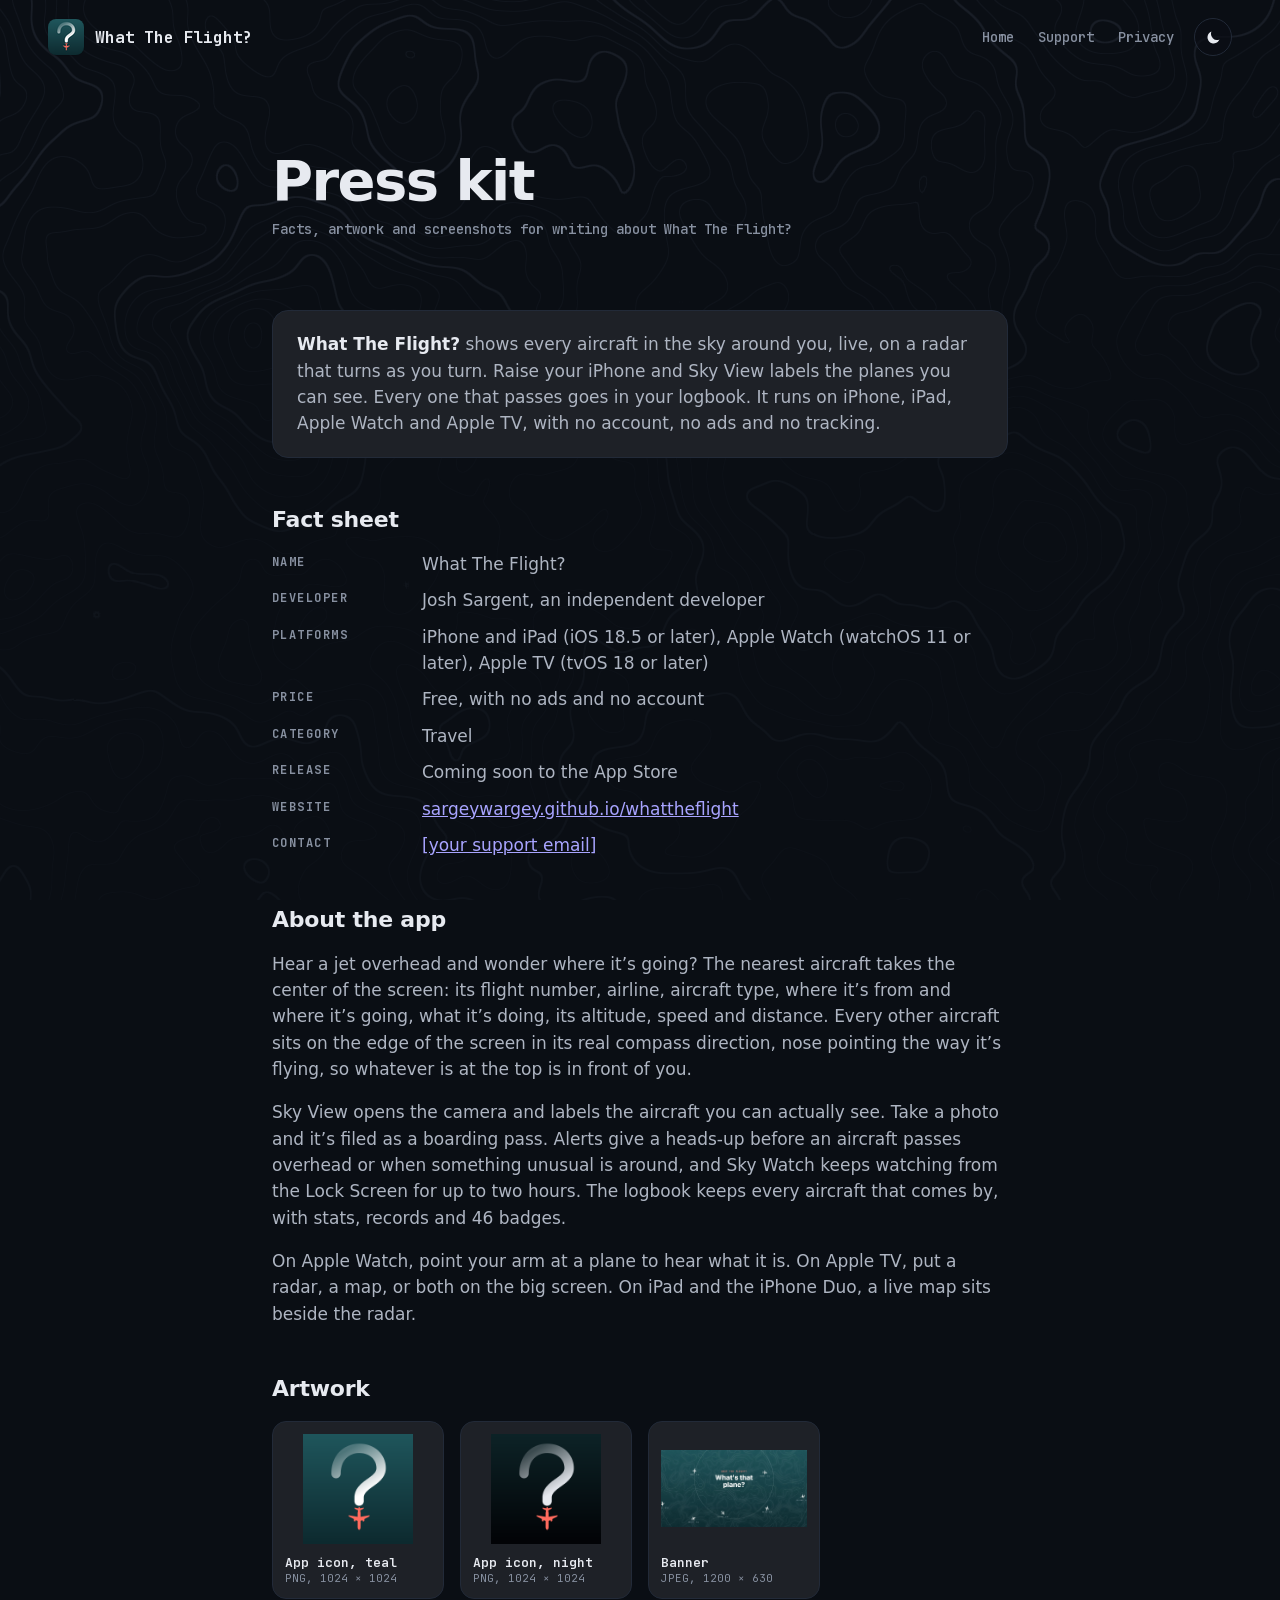
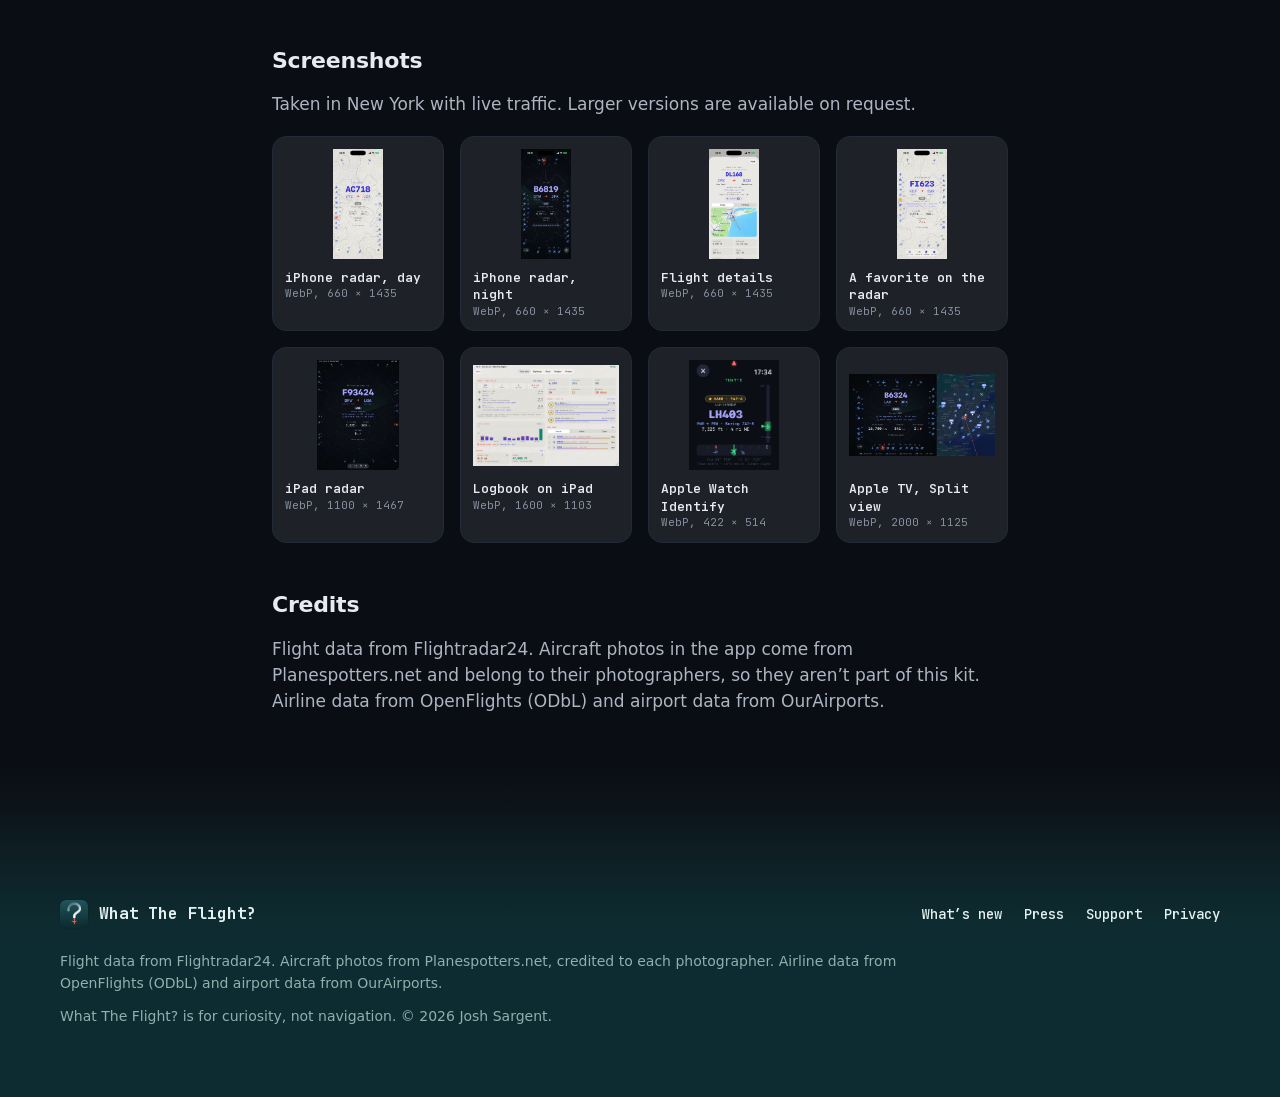
<file: press.html>
<!doctype html>
<html lang="en" data-theme="dark">
<head>
<meta charset="utf-8">
<meta name="viewport" content="width=device-width, initial-scale=1, viewport-fit=cover">
<!-- Preview: keeps search engines from listing the site before launch. Remove when going live. -->
<meta name="robots" content="noindex, nofollow">
<title>Press · What The Flight?</title>
<meta name="description" content="Facts, artwork and screenshots for writing about What The Flight?">
<meta name="color-scheme" content="dark">
<meta name="theme-color" content="#0A0E14">
<link rel="canonical" href="https://sargeywargey.github.io/whattheflight/press.html">
<meta property="og:title" content="Press · What The Flight?">
<meta property="og:description" content="Facts, artwork and screenshots for writing about What The Flight?">
<meta property="og:type" content="website">
<meta property="og:url" content="https://sargeywargey.github.io/whattheflight/press.html">
<meta property="og:image" content="https://sargeywargey.github.io/whattheflight/img/og.jpg">
<meta name="twitter:card" content="summary_large_image">
<link rel="icon" href="img/favicon.png">
<link rel="apple-touch-icon" href="img/apple-touch-icon.png">
<link rel="stylesheet" href="css/site.css?v=202610272119">
<link rel="stylesheet" href="css/features.css?v=202610272119">
<script>
  // Always opens at night; a switch to day lasts for this visit (this tab) only.
  try { if (sessionStorage.getItem('wtf.theme') === 'light') document.documentElement.dataset.theme = 'light'; } catch (e) {}
</script>
<script src="js/topography.js?v=202610272119" defer></script>
<script src="js/site.js?v=202610272119" defer></script>
</head>
<body>

<canvas class="backdrop" data-backdrop="survey" aria-hidden="true"></canvas>

<header class="page-top" data-band>
  <div class="site-header">
    <a class="brand" href="./" aria-label="What The Flight? home">
      <img src="img/icon-36.png" srcset="img/icon-72.png 2x, img/icon-108.png 3x" alt="" width="36" height="36">
      <span>What The Flight?</span>
    </a>
    <nav class="site-nav" aria-label="Pages">
      <a href="./">Home</a>
      <a href="support.html">Support</a>
      <a href="privacy.html">Privacy</a>
    </nav>
    <button class="theme-toggle" type="button" aria-label="Switch to the night radar" data-theme-toggle>
      <svg viewBox="0 0 24 24" aria-hidden="true"><circle class="sun" cx="12" cy="12" r="4.2"/><path class="rays" d="M12 2.5v2.2M12 19.3v2.2M2.5 12h2.2M19.3 12h2.2M5.3 5.3l1.6 1.6M17.1 17.1l1.6 1.6M5.3 18.7l1.6-1.6M17.1 6.9l1.6-1.6"/><path class="moon" d="M19.5 14.6A7.8 7.8 0 0 1 9.4 4.5a7.8 7.8 0 1 0 10.1 10.1Z"/></svg>
    </button>
  </div>
  <div class="wrap page-title">
    <h1>Press kit</h1>
    <p>Facts, artwork and screenshots for writing about What The Flight?</p>
  </div>
</header>

<main class="wrap doc" data-band="doc">
  <div class="summary">
    <p><strong>What The Flight?</strong> shows every aircraft in the sky around you, live, on a radar that turns as you turn. Raise your iPhone and Sky View labels the planes you can see. Every one that passes goes in your logbook. It runs on iPhone, iPad, Apple Watch and Apple TV, with no account, no ads and no tracking.</p>
  </div>

  <h2>Fact sheet</h2>
  <dl class="facts">
    <dt>Name</dt><dd>What The Flight?</dd>
    <dt>Developer</dt><dd>Josh Sargent, an independent developer</dd>
    <dt>Platforms</dt><dd>iPhone and iPad (iOS 18.5 or later), Apple Watch (watchOS 11 or later), Apple TV (tvOS 18 or later)</dd>
    <dt>Price</dt><dd>Free, with no ads and no account</dd>
    <dt>Category</dt><dd>Travel</dd>
    <dt>Release</dt><dd>Coming soon to the App Store</dd>
    <dt>Website</dt><dd><a href="https://sargeywargey.github.io/whattheflight/">sargeywargey.github.io/whattheflight</a></dd>
    <dt>Contact</dt><dd><a href="mailto:[your support email]">[your support email]</a></dd>
  </dl>

  <h2>About the app</h2>
  <p>Hear a jet overhead and wonder where it’s going? The nearest aircraft takes the center of the screen: its flight number, airline, aircraft type, where it’s from and where it’s going, what it’s doing, its altitude, speed and distance. Every other aircraft sits on the edge of the screen in its real compass direction, nose pointing the way it’s flying, so whatever is at the top is in front of you.</p>
  <p>Sky View opens the camera and labels the aircraft you can actually see. Take a photo and it’s filed as a boarding pass. Alerts give a heads-up before an aircraft passes overhead or when something unusual is around, and Sky Watch keeps watching from the Lock Screen for up to two hours. The logbook keeps every aircraft that comes by, with stats, records and 46 badges.</p>
  <p>On Apple Watch, point your arm at a plane to hear what it is. On Apple TV, put a radar, a map, or both on the big screen. On iPad and the iPhone Duo, a live map sits beside the radar.</p>

  <h2>Artwork</h2>
  <ul class="press-assets">
      <li><a href="img/press/app-icon-teal-1024.png" download><img src="img/press/app-icon-teal-1024.png" alt="" loading="lazy"><span>App icon, teal<small>PNG, 1024 × 1024</small></span></a></li>
      <li><a href="img/press/app-icon-night-1024.png" download><img src="img/press/app-icon-night-1024.png" alt="" loading="lazy"><span>App icon, night<small>PNG, 1024 × 1024</small></span></a></li>
      <li><a href="img/og.jpg" download><img src="img/og.jpg" alt="" loading="lazy"><span>Banner<small>JPEG, 1200 × 630</small></span></a></li>
  </ul>

  <h2>Screenshots</h2>
  <p>Taken in New York with live traffic. Larger versions are available on request.</p>
  <ul class="press-assets">
      <li><a href="img/screens/iphone-radar-light.webp" download><img src="img/screens/iphone-radar-light.webp" alt="" loading="lazy"><span>iPhone radar, day<small>WebP, 660 × 1435</small></span></a></li>
      <li><a href="img/screens/iphone-radar-dark.webp" download><img src="img/screens/iphone-radar-dark.webp" alt="" loading="lazy"><span>iPhone radar, night<small>WebP, 660 × 1435</small></span></a></li>
      <li><a href="img/screens/iphone-detail.webp" download><img src="img/screens/iphone-detail.webp" alt="" loading="lazy"><span>Flight details<small>WebP, 660 × 1435</small></span></a></li>
      <li><a href="img/screens/iphone-favorite.webp" download><img src="img/screens/iphone-favorite.webp" alt="" loading="lazy"><span>A favorite on the radar<small>WebP, 660 × 1435</small></span></a></li>
      <li><a href="img/screens/ipad-radar-dark.webp" download><img src="img/screens/ipad-radar-dark.webp" alt="" loading="lazy"><span>iPad radar<small>WebP, 1100 × 1467</small></span></a></li>
      <li><a href="img/screens/logbook-overview-ipad-light.webp" download><img src="img/screens/logbook-overview-ipad-light.webp" alt="" loading="lazy"><span>Logbook on iPad<small>WebP, 1600 × 1103</small></span></a></li>
      <li><a href="img/screens/watch-identify.webp" download><img src="img/screens/watch-identify.webp" alt="" loading="lazy"><span>Apple Watch Identify<small>WebP, 422 × 514</small></span></a></li>
      <li><a href="img/screens/tv-split.webp" download><img src="img/screens/tv-split.webp" alt="" loading="lazy"><span>Apple TV, Split view<small>WebP, 2000 × 1125</small></span></a></li>
  </ul>

  <h2>Credits</h2>
  <p>Flight data from Flightradar24. Aircraft photos in the app come from Planespotters.net and belong to their photographers, so they aren’t part of this kit. Airline data from OpenFlights (ODbL) and airport data from OurAirports.</p>
</main>

<footer class="site-footer" data-band="footer">
  <div class="wrap">
    <div class="footer-top">
      <a class="brand" href="./"><img src="img/icon-72.png" srcset="img/icon-72.png 2x, img/icon-108.png 3x" alt="" width="28" height="28"><span>What The Flight?</span></a>
      <nav aria-label="Footer"><a href="whats-new.html">What’s new</a><a href="press.html">Press</a><a href="support.html">Support</a><a href="privacy.html">Privacy</a></nav>
    </div>
    <p>Flight data from Flightradar24. Aircraft photos from Planespotters.net, credited to each photographer. Airline data from OpenFlights (ODbL) and airport data from OurAirports.</p>
    <p>What The Flight? is for curiosity, not navigation. © 2026 Josh Sargent.</p>
  </div>
</footer>

</body>
</html>
</file>
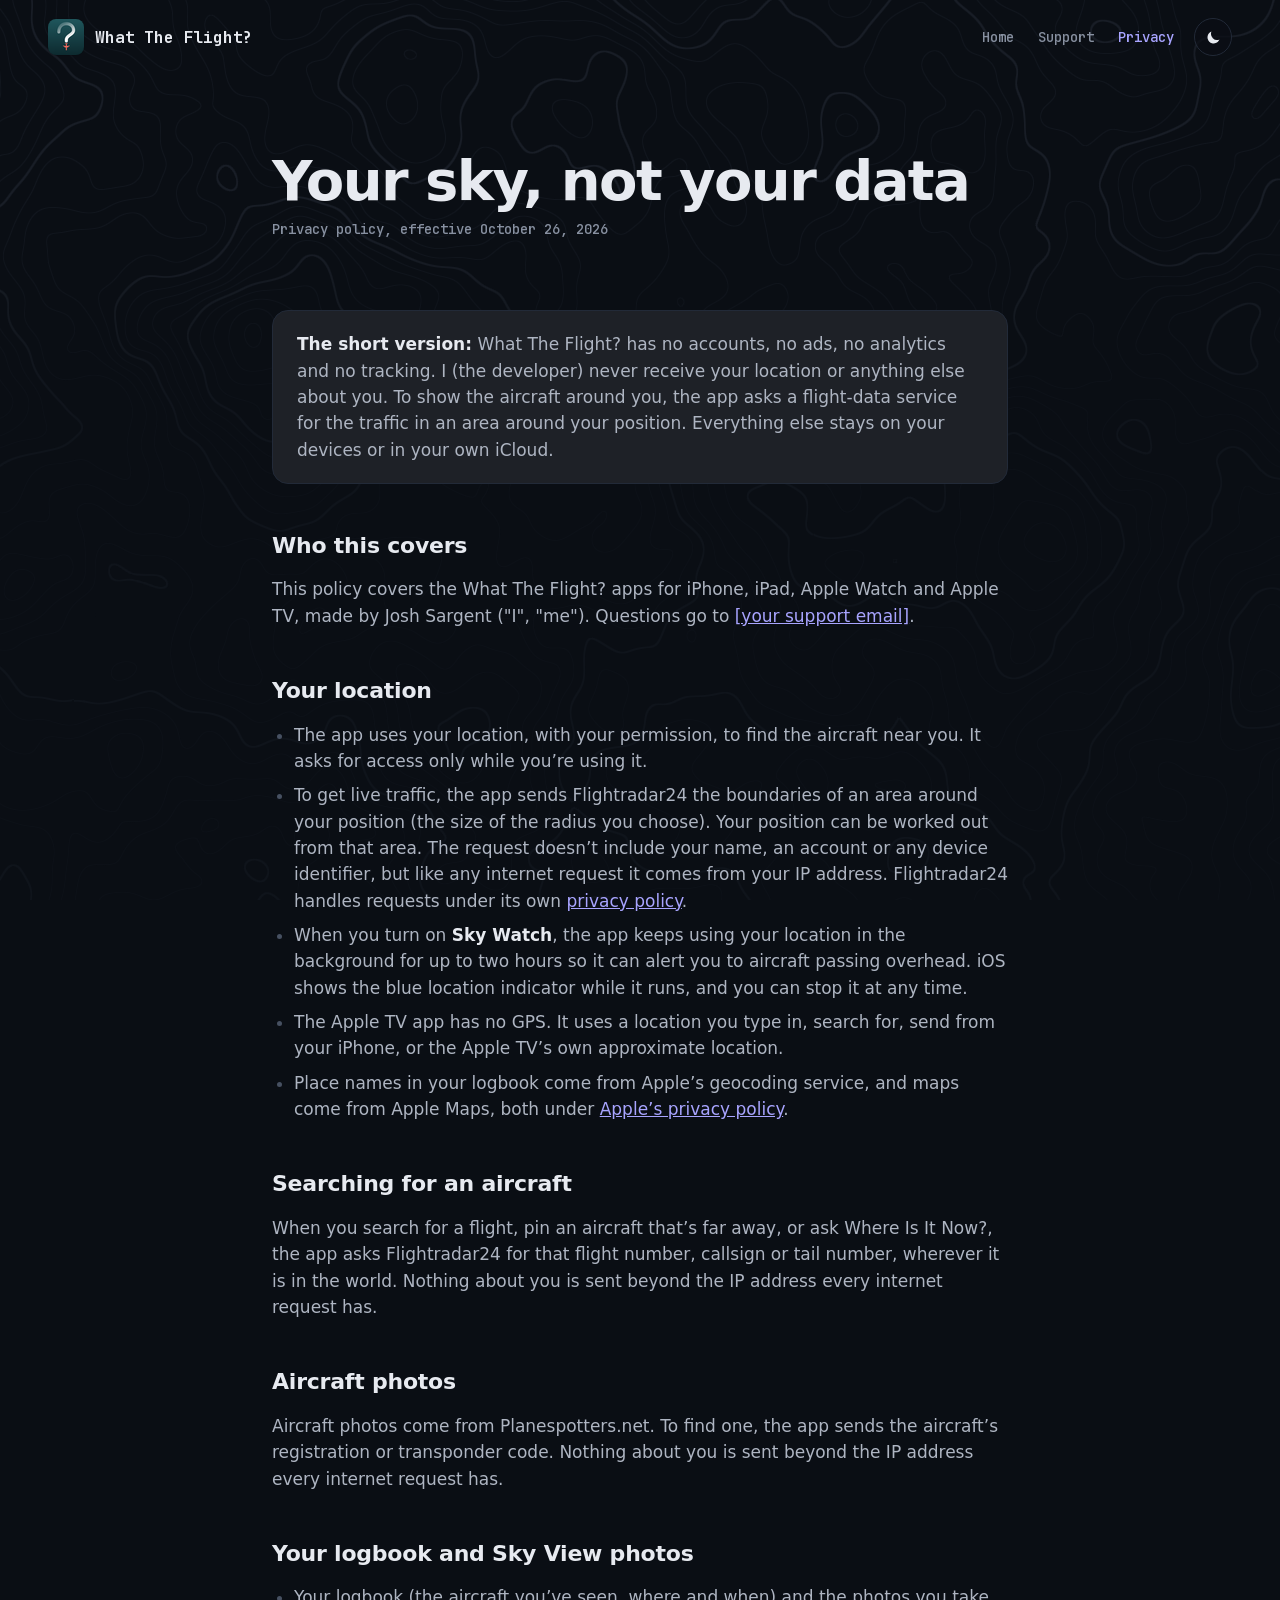
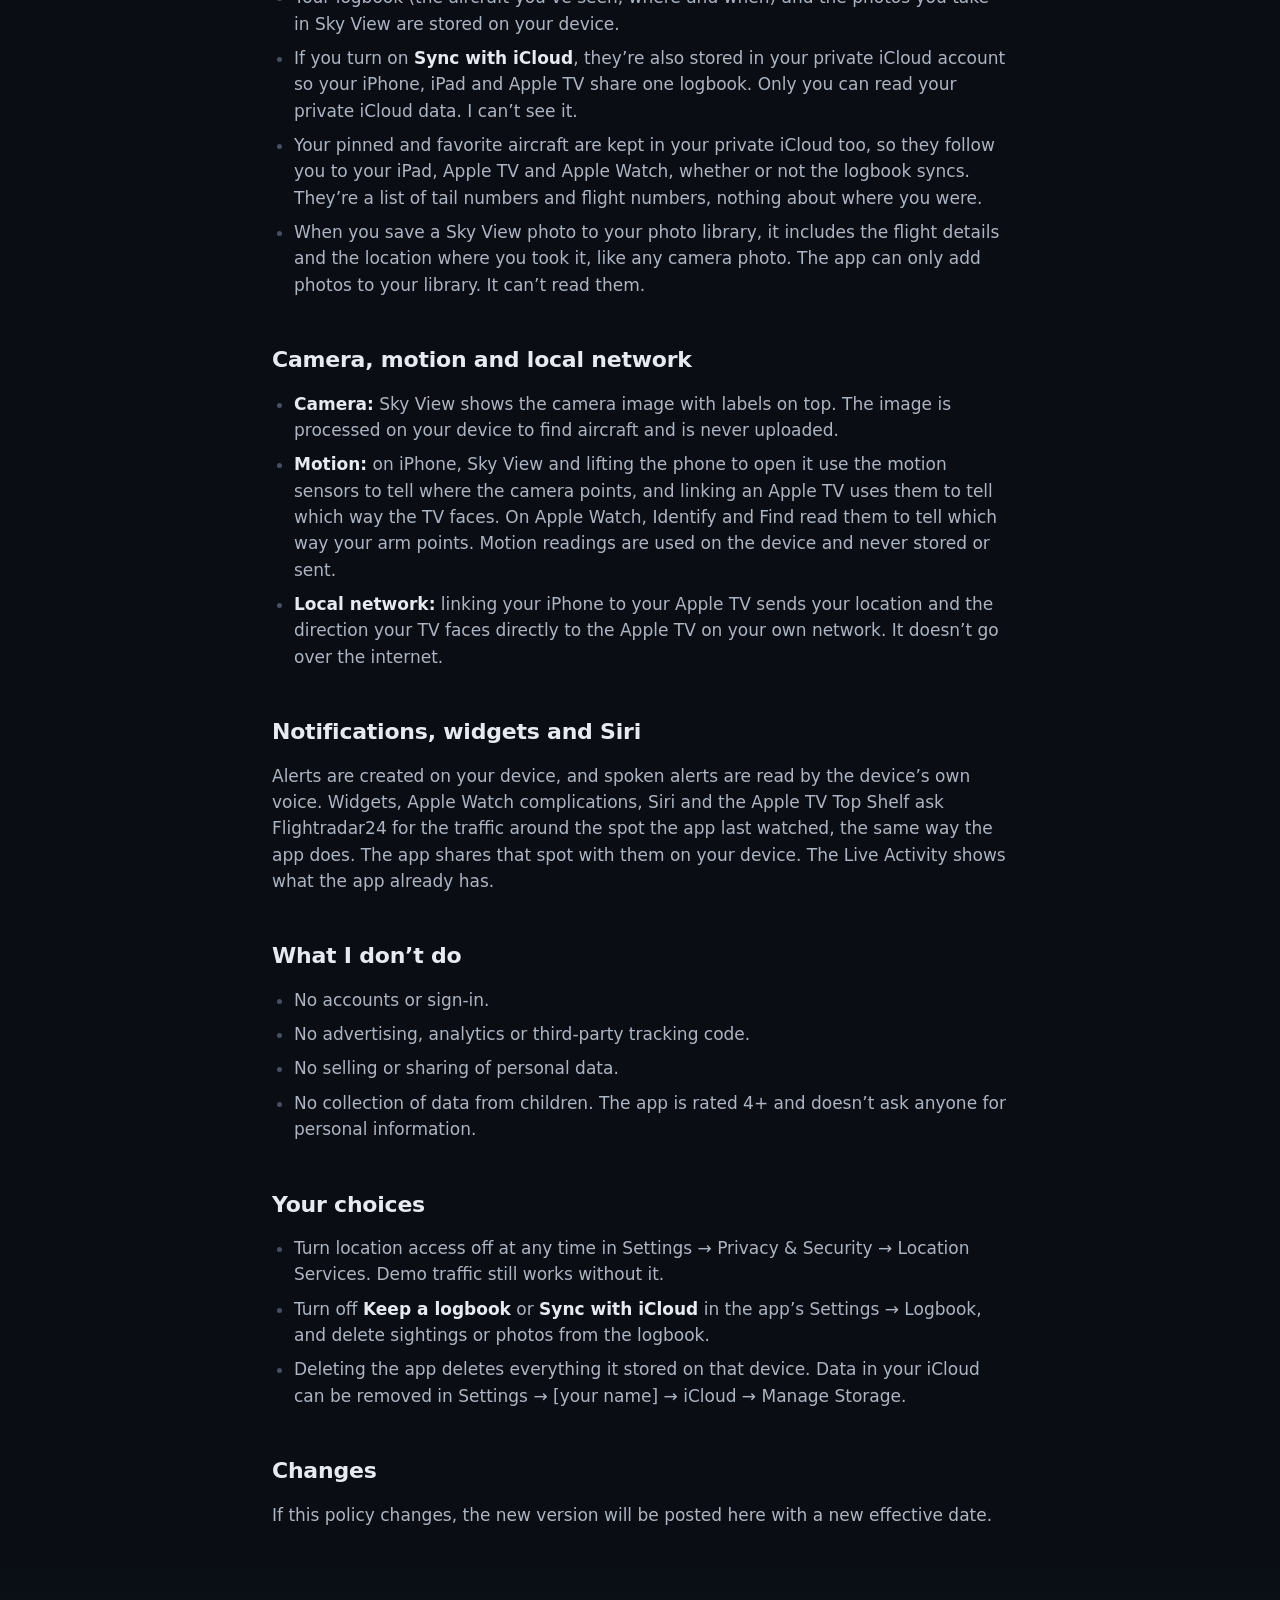
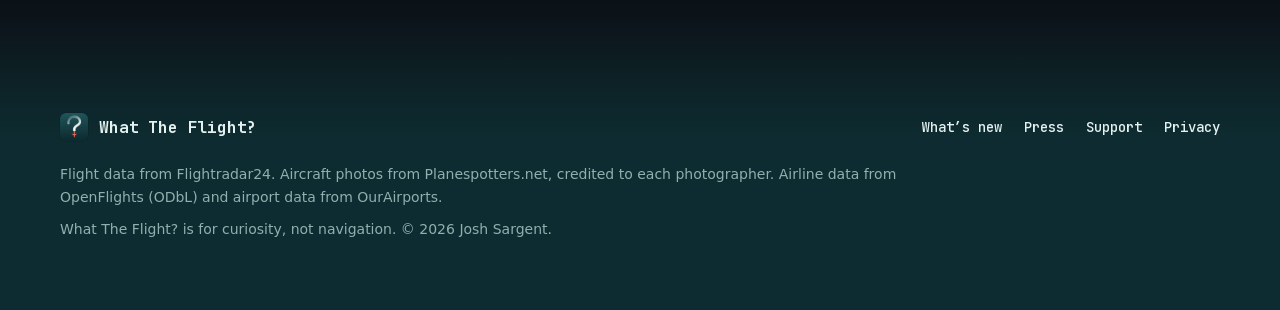
<file: privacy.html>
<!doctype html>
<html lang="en" data-theme="dark">
<head>
<meta charset="utf-8">
<meta name="viewport" content="width=device-width, initial-scale=1, viewport-fit=cover">
<!-- Preview: keeps search engines from listing the site before launch. Remove when going live. -->
<meta name="robots" content="noindex, nofollow">
<title>Privacy · What The Flight?</title>
<meta name="description" content="The What The Flight? privacy policy: no accounts, no ads, no tracking.">
<meta name="color-scheme" content="dark">
<meta name="theme-color" content="#0A0E14">
<link rel="canonical" href="https://sargeywargey.github.io/whattheflight/privacy.html">
<meta property="og:title" content="Privacy · What The Flight?">
<meta property="og:description" content="The What The Flight? privacy policy: no accounts, no ads, no tracking.">
<meta property="og:type" content="website">
<meta property="og:url" content="https://sargeywargey.github.io/whattheflight/privacy.html">
<meta property="og:image" content="https://sargeywargey.github.io/whattheflight/img/og.jpg">
<meta name="twitter:card" content="summary_large_image">
<link rel="icon" href="img/favicon.png">
<link rel="apple-touch-icon" href="img/apple-touch-icon.png">
<link rel="stylesheet" href="css/site.css?v=202610272119">
<script>
  // Always opens at night; a switch to day lasts for this visit (this tab) only.
  try { if (sessionStorage.getItem('wtf.theme') === 'light') document.documentElement.dataset.theme = 'light'; } catch (e) {}
</script>
<script src="js/topography.js?v=202610272119" defer></script>
<script src="js/site.js?v=202610272119" defer></script>
</head>
<body>

<canvas class="backdrop" data-backdrop="survey" aria-hidden="true"></canvas>

<header class="page-top" data-band>
  <div class="site-header">
    <a class="brand" href="./" aria-label="What The Flight? home">
      <img src="img/icon-36.png" srcset="img/icon-72.png 2x, img/icon-108.png 3x" alt="" width="36" height="36">
      <span>What The Flight?</span>
    </a>
    <nav class="site-nav" aria-label="Pages">
      <a href="./">Home</a>
      <a href="support.html">Support</a>
      <a href="privacy.html" aria-current="page">Privacy</a>
    </nav>
    <button class="theme-toggle" type="button" aria-label="Switch to the night radar" data-theme-toggle>
      <svg viewBox="0 0 24 24" aria-hidden="true"><circle class="sun" cx="12" cy="12" r="4.2"/><path class="rays" d="M12 2.5v2.2M12 19.3v2.2M2.5 12h2.2M19.3 12h2.2M5.3 5.3l1.6 1.6M17.1 17.1l1.6 1.6M5.3 18.7l1.6-1.6M17.1 6.9l1.6-1.6"/><path class="moon" d="M19.5 14.6A7.8 7.8 0 0 1 9.4 4.5a7.8 7.8 0 1 0 10.1 10.1Z"/></svg>
    </button>
  </div>
  <div class="wrap page-title">
    <h1>Your sky, not your data</h1>
    <p>Privacy policy, effective October 26, 2026</p>
  </div>
</header>

<main class="wrap doc" data-band="doc">
  <div class="summary">
    <p><strong>The short version:</strong> What The Flight? has no accounts, no ads, no analytics and no tracking. I (the developer) never receive your location or anything else about you. To show the aircraft around you, the app asks a flight-data service for the traffic in an area around your position. Everything else stays on your devices or in your own iCloud.</p>
  </div>

  <h2>Who this covers</h2>
  <p>This policy covers the What The Flight? apps for iPhone, iPad, Apple Watch and Apple TV, made by Josh Sargent ("I", "me"). Questions go to <a href="mailto:[your support email]">[your support email]</a>.</p>

  <h2>Your location</h2>
  <ul>
    <li>The app uses your location, with your permission, to find the aircraft near you. It asks for access only while you’re using it.</li>
    <li>To get live traffic, the app sends Flightradar24 the boundaries of an area around your position (the size of the radius you choose). Your position can be worked out from that area. The request doesn’t include your name, an account or any device identifier, but like any internet request it comes from your IP address. Flightradar24 handles requests under its own <a href="https://www.flightradar24.com/privacy-policy">privacy policy</a>.</li>
    <li>When you turn on <strong>Sky Watch</strong>, the app keeps using your location in the background for up to two hours so it can alert you to aircraft passing overhead. iOS shows the blue location indicator while it runs, and you can stop it at any time.</li>
    <li>The Apple TV app has no GPS. It uses a location you type in, search for, send from your iPhone, or the Apple TV’s own approximate location.</li>
    <li>Place names in your logbook come from Apple’s geocoding service, and maps come from Apple Maps, both under <a href="https://www.apple.com/legal/privacy/">Apple’s privacy policy</a>.</li>
  </ul>

  <h2>Searching for an aircraft</h2>
  <p>When you search for a flight, pin an aircraft that’s far away, or ask Where Is It Now?, the app asks Flightradar24 for that flight number, callsign or tail number, wherever it is in the world. Nothing about you is sent beyond the IP address every internet request has.</p>

  <h2>Aircraft photos</h2>
  <p>Aircraft photos come from Planespotters.net. To find one, the app sends the aircraft’s registration or transponder code. Nothing about you is sent beyond the IP address every internet request has.</p>

  <h2>Your logbook and Sky View photos</h2>
  <ul>
    <li>Your logbook (the aircraft you’ve seen, where and when) and the photos you take in Sky View are stored on your device.</li>
    <li>If you turn on <strong>Sync with iCloud</strong>, they’re also stored in your private iCloud account so your iPhone, iPad and Apple TV share one logbook. Only you can read your private iCloud data. I can’t see it.</li>
    <li>Your pinned and favorite aircraft are kept in your private iCloud too, so they follow you to your iPad, Apple TV and Apple Watch, whether or not the logbook syncs. They’re a list of tail numbers and flight numbers, nothing about where you were.</li>
    <li>When you save a Sky View photo to your photo library, it includes the flight details and the location where you took it, like any camera photo. The app can only add photos to your library. It can’t read them.</li>
  </ul>

  <h2>Camera, motion and local network</h2>
  <ul>
    <li><strong>Camera:</strong> Sky View shows the camera image with labels on top. The image is processed on your device to find aircraft and is never uploaded.</li>
    <li><strong>Motion:</strong> on iPhone, Sky View and lifting the phone to open it use the motion sensors to tell where the camera points, and linking an Apple TV uses them to tell which way the TV faces. On Apple Watch, Identify and Find read them to tell which way your arm points. Motion readings are used on the device and never stored or sent.</li>
    <li><strong>Local network:</strong> linking your iPhone to your Apple TV sends your location and the direction your TV faces directly to the Apple TV on your own network. It doesn’t go over the internet.</li>
  </ul>

  <h2>Notifications, widgets and Siri</h2>
  <p>Alerts are created on your device, and spoken alerts are read by the device’s own voice. Widgets, Apple Watch complications, Siri and the Apple TV Top Shelf ask Flightradar24 for the traffic around the spot the app last watched, the same way the app does. The app shares that spot with them on your device. The Live Activity shows what the app already has.</p>

  <h2>What I don’t do</h2>
  <ul>
    <li>No accounts or sign-in.</li>
    <li>No advertising, analytics or third-party tracking code.</li>
    <li>No selling or sharing of personal data.</li>
    <li>No collection of data from children. The app is rated 4+ and doesn’t ask anyone for personal information.</li>
  </ul>

  <h2>Your choices</h2>
  <ul>
    <li>Turn location access off at any time in Settings → Privacy &amp; Security → Location Services. Demo traffic still works without it.</li>
    <li>Turn off <strong>Keep a logbook</strong> or <strong>Sync with iCloud</strong> in the app’s Settings → Logbook, and delete sightings or photos from the logbook.</li>
    <li>Deleting the app deletes everything it stored on that device. Data in your iCloud can be removed in Settings → [your name] → iCloud → Manage Storage.</li>
  </ul>

  <h2>Changes</h2>
  <p>If this policy changes, the new version will be posted here with a new effective date.</p>
</main>

<footer class="site-footer" data-band="footer">
  <div class="wrap">
    <div class="footer-top">
      <a class="brand" href="./"><img src="img/icon-72.png" srcset="img/icon-72.png 2x, img/icon-108.png 3x" alt="" width="28" height="28"><span>What The Flight?</span></a>
      <nav aria-label="Footer"><a href="whats-new.html">What’s new</a><a href="press.html">Press</a><a href="support.html">Support</a><a href="privacy.html">Privacy</a></nav>
    </div>
    <p>Flight data from Flightradar24. Aircraft photos from Planespotters.net, credited to each photographer. Airline data from OpenFlights (ODbL) and airport data from OurAirports.</p>
    <p>What The Flight? is for curiosity, not navigation. © 2026 Josh Sargent.</p>
  </div>
</footer>

</body>
</html>
</file>
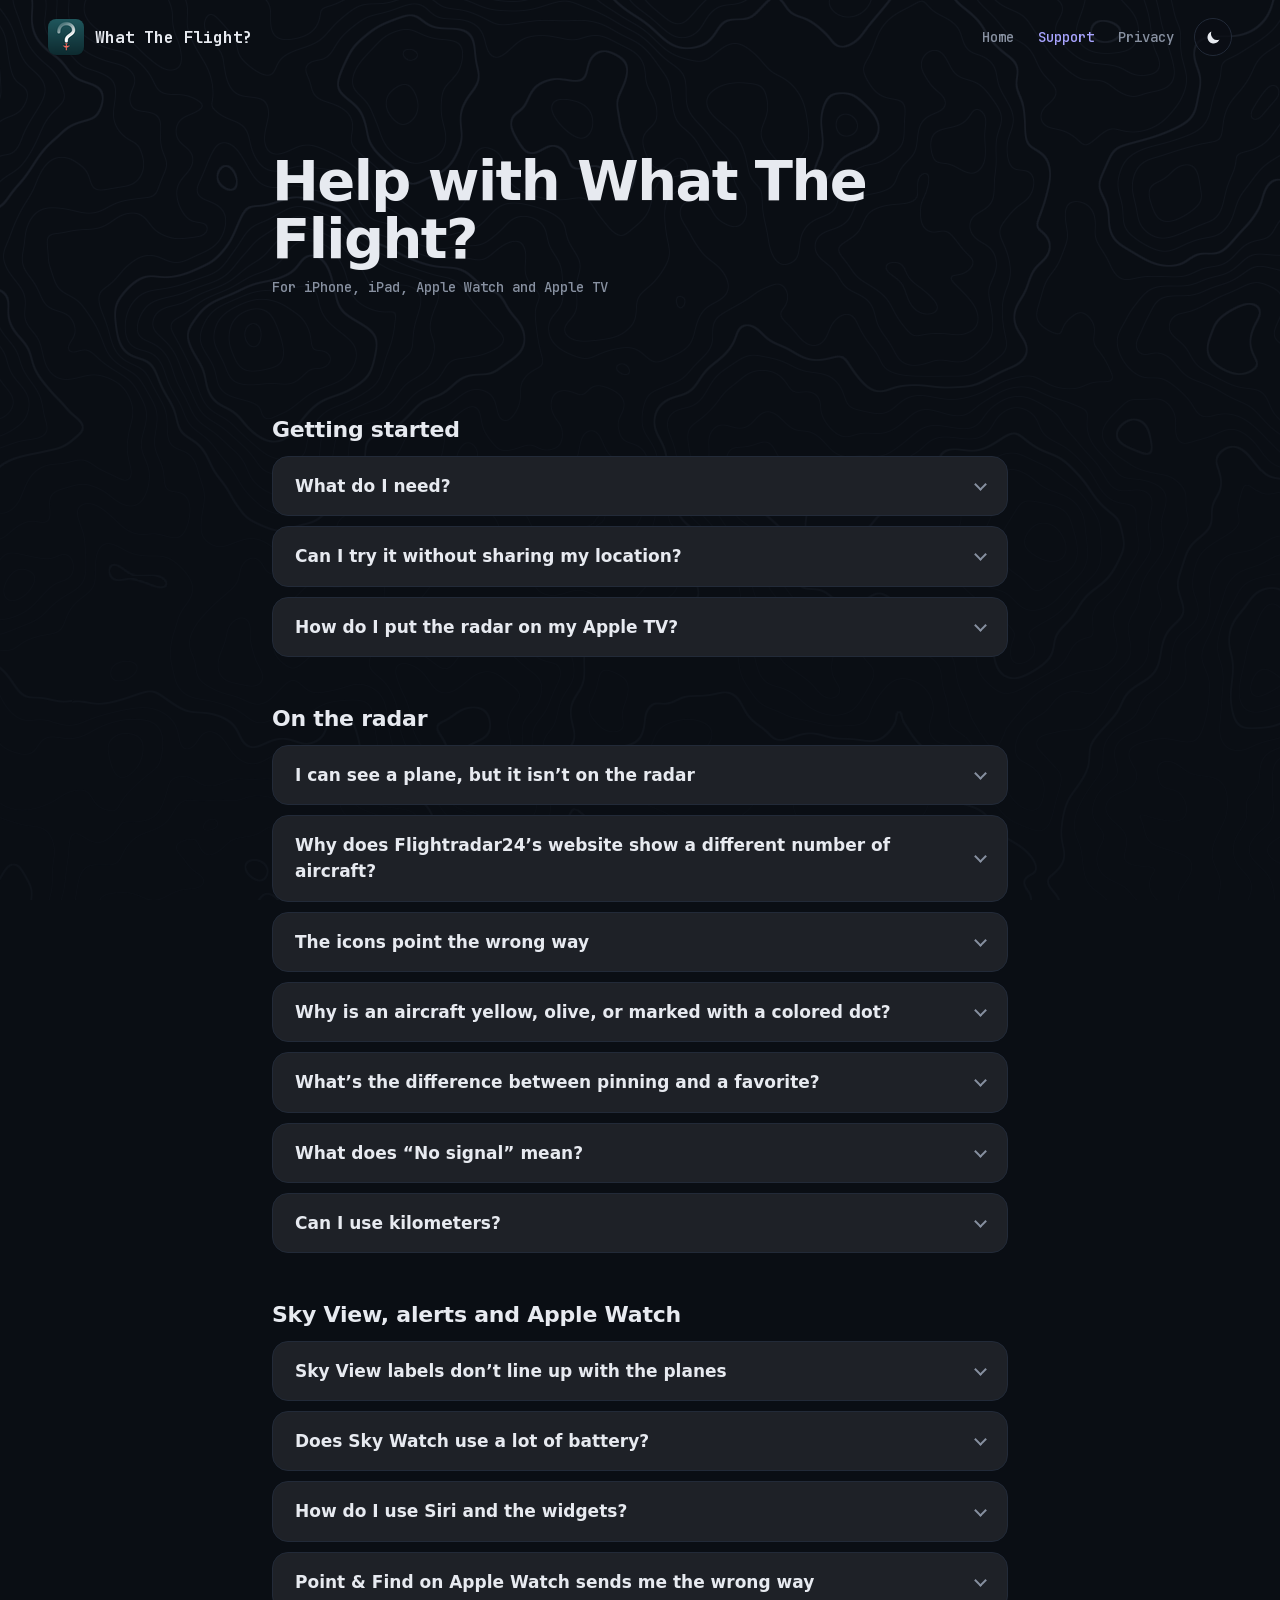
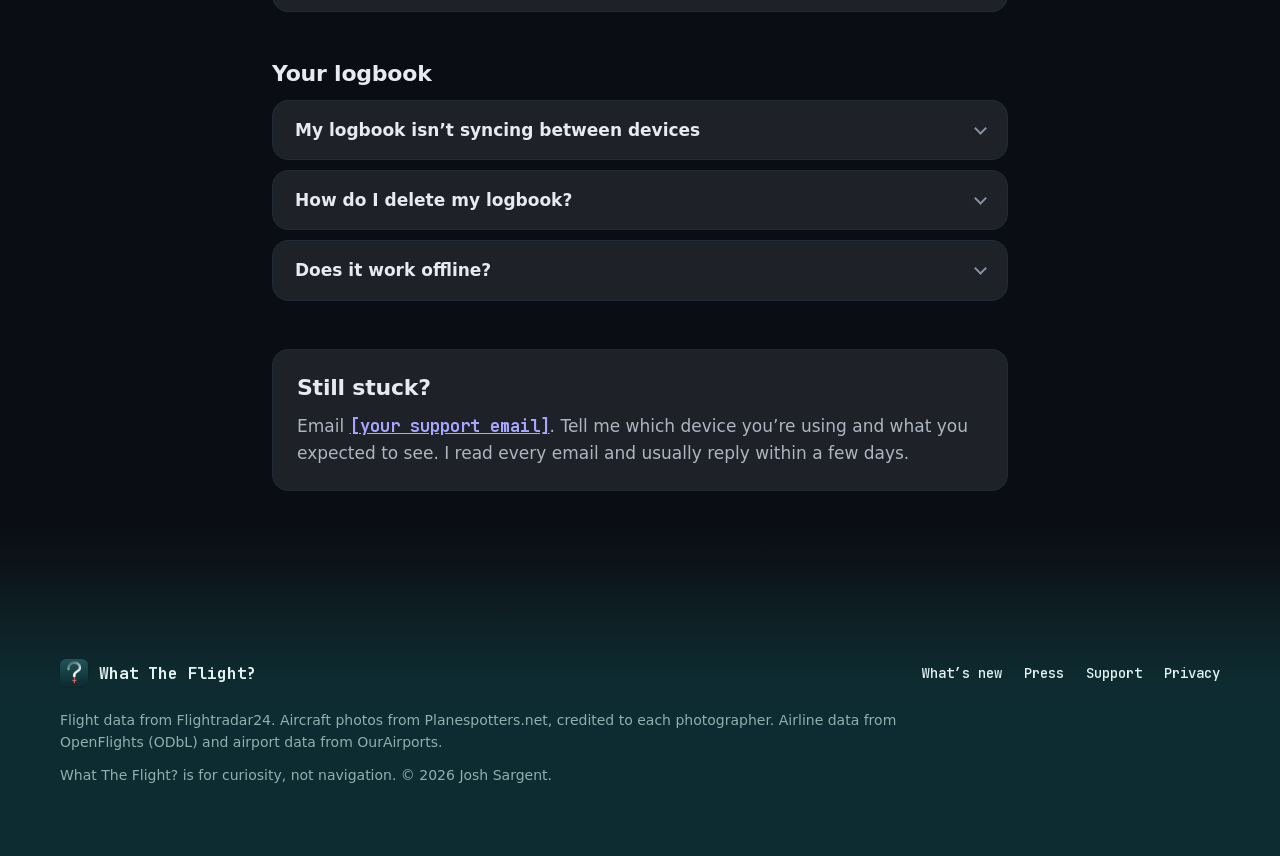
<file: support.html>
<!doctype html>
<html lang="en" data-theme="dark">
<head>
<meta charset="utf-8">
<meta name="viewport" content="width=device-width, initial-scale=1, viewport-fit=cover">
<!-- Preview: keeps search engines from listing the site before launch. Remove when going live. -->
<meta name="robots" content="noindex, nofollow">
<title>Support · What The Flight?</title>
<meta name="description" content="Help with What The Flight? on iPhone, iPad, Apple Watch and Apple TV.">
<meta name="color-scheme" content="dark">
<meta name="theme-color" content="#0A0E14">
<link rel="canonical" href="https://sargeywargey.github.io/whattheflight/support.html">
<meta property="og:title" content="Support · What The Flight?">
<meta property="og:description" content="Help with What The Flight? on iPhone, iPad, Apple Watch and Apple TV.">
<meta property="og:type" content="website">
<meta property="og:url" content="https://sargeywargey.github.io/whattheflight/support.html">
<meta property="og:image" content="https://sargeywargey.github.io/whattheflight/img/og.jpg">
<meta name="twitter:card" content="summary_large_image">
<link rel="icon" href="img/favicon.png">
<link rel="apple-touch-icon" href="img/apple-touch-icon.png">
<link rel="stylesheet" href="css/site.css?v=202610272119">
<script>
  // Always opens at night; a switch to day lasts for this visit (this tab) only.
  try { if (sessionStorage.getItem('wtf.theme') === 'light') document.documentElement.dataset.theme = 'light'; } catch (e) {}
</script>
<script src="js/topography.js?v=202610272119" defer></script>
<script src="js/site.js?v=202610272119" defer></script>
</head>
<body>

<canvas class="backdrop" data-backdrop="survey" aria-hidden="true"></canvas>

<header class="page-top" data-band>
  <div class="site-header">
    <a class="brand" href="./" aria-label="What The Flight? home">
      <img src="img/icon-36.png" srcset="img/icon-72.png 2x, img/icon-108.png 3x" alt="" width="36" height="36">
      <span>What The Flight?</span>
    </a>
    <nav class="site-nav" aria-label="Pages">
      <a href="./">Home</a>
      <a href="support.html" aria-current="page">Support</a>
      <a href="privacy.html">Privacy</a>
    </nav>
    <button class="theme-toggle" type="button" aria-label="Switch to the night radar" data-theme-toggle>
      <svg viewBox="0 0 24 24" aria-hidden="true"><circle class="sun" cx="12" cy="12" r="4.2"/><path class="rays" d="M12 2.5v2.2M12 19.3v2.2M2.5 12h2.2M19.3 12h2.2M5.3 5.3l1.6 1.6M17.1 17.1l1.6 1.6M5.3 18.7l1.6-1.6M17.1 6.9l1.6-1.6"/><path class="moon" d="M19.5 14.6A7.8 7.8 0 0 1 9.4 4.5a7.8 7.8 0 1 0 10.1 10.1Z"/></svg>
    </button>
  </div>
  <div class="wrap page-title">
    <h1>Help with What The Flight?</h1>
    <p>For iPhone, iPad, Apple Watch and Apple TV</p>
  </div>
</header>

<main class="wrap doc" data-band="doc">
  <h2>Getting started</h2>

  <details>
    <summary>What do I need?</summary>
    <p>An iPhone or iPad with iOS 18.5 or later, an Apple Watch with watchOS 11 or later, or an Apple TV with tvOS 18 or later, and an internet connection for live traffic. The Apple Watch app works on its own, with its own GPS, over Wi-Fi, cellular or your iPhone’s connection.</p>
    <p>There’s no Mac or Apple Vision Pro version for now.</p>
  </details>
  <details>
    <summary>Can I try it without sharing my location?</summary>
    <p>Yes. Turn on Settings → Behavior → Demo traffic for simulated aircraft around you, handy indoors or for showing the app off. To watch somewhere else, like home or an airport fence, set a custom spot in Settings → Location. Aircraft seen in demo traffic or at a custom spot aren’t logged: the logbook is what you saw yourself.</p>
  </details>
  <details>
    <summary>How do I put the radar on my Apple TV?</summary>
    <p>Open What The Flight? on your Apple TV. On your iPhone, go to Settings → Apple TV and match the four-digit code on the TV. Both need to be on the same Wi-Fi. The iPhone sends your location and the direction the TV faces. You can also search for an address on the TV itself.</p>
  </details>

  <h2>On the radar</h2>

  <details>
    <summary>I can see a plane, but it isn’t on the radar</summary>
    <p>Aircraft show up when their transponder is picked up by receivers on the ground, so coverage varies by area and altitude. Many military, government and private aircraft hide their position or don’t broadcast one. Also check your radius (Settings → Radar) and, for helicopters, that Show helicopters is on.</p>
  </details>
  <details>
    <summary>Why does Flightradar24’s website show a different number of aircraft?</summary>
    <p>The radar only counts aircraft in the air inside your radius, a circle around you. Flightradar24’s map shows everything in a rectangle, including aircraft on the ground. Helicopters only count when Show helicopters is on. Between updates, the radar moves each aircraft along its speed and heading, so positions can differ from the website’s by a few seconds.</p>
  </details>
  <details>
    <summary>The icons point the wrong way</summary>
    <p>The radar turns with your iPhone’s compass. Move away from magnets, metal tables and car mounts, then wave the phone in a slow figure-eight to recalibrate it. Make sure Settings → Privacy &amp; Security → Location Services → System Services → Compass Calibration is on.</p>
  </details>
  <details>
    <summary>Why is an aircraft yellow, olive, or marked with a colored dot?</summary>
    <p>The red one on the edge is the aircraft in the center. Yellow ones are your favorites, and a yellow mile label on the edge means you pinned it. Olive aircraft are military. A colored dot means something notable: an emergency squawk, a government or air ambulance flight, or a rare type. Tap any of them for the details.</p>
  </details>
  <details>
    <summary>What’s the difference between pinning and a favorite?</summary>
    <p>Pin an aircraft to follow it: hold it in the center, or tap the pin on its details or in search. You can pin up to five, and they stay on the edge of your radar wherever they are in the world.</p>
    <p>A favorite is an airframe you want to notice whenever it’s around: tap Favorite on its details, or swipe it in the Aircraft list. Favorites turn yellow on the radar, the map and in your logbook, whatever flight they’re on. When one isn’t nearby, Where Is It Now? finds it. Pins and favorites both sync across your devices with iCloud.</p>
  </details>
  <details>
    <summary>What does “No signal” mean?</summary>
    <p>The radar couldn’t reach the flight data service. Aircraft already on screen keep moving along their speed and heading while it tries again on its own, so check your internet connection. On Apple Watch, tap the No Signal chip to try again straight away.</p>
  </details>
  <details>
    <summary>Can I use kilometers?</summary>
    <p>Yes. Settings → Radar → Units switches every distance, altitude and speed to kilometers, meters and km/h, on the radar, in the logbook, in alerts, on widgets and on Apple Watch. New installs start in whatever your region uses.</p>
  </details>

  <h2>Sky View, alerts and Apple Watch</h2>

  <details>
    <summary>Sky View labels don’t line up with the planes</summary>
    <p>Sky View uses the compass too, so calibrate it as above. Hold the phone upright, give it a second to settle, and line an aircraft up in the circle to lock on. Once it locks, Sky View corrects its aim for every other label.</p>
  </details>
  <details>
    <summary>Does Sky Watch use a lot of battery?</summary>
    <p>Sky Watch keeps location running in the background so it can alert you while the phone is locked, so it uses more battery than the app does when it’s closed. It stops on its own after two hours, and you can stop it from the Lock Screen at any time.</p>
  </details>
  <details>
    <summary>How do I use Siri and the widgets?</summary>
    <p>Say “What’s that plane in What The Flight?” and Siri tells you what’s nearest, where to look and when it passes closest. You can also say “Open Sky View in What The Flight”, “Start Sky Watch in What The Flight” or “Show my What The Flight logbook”.</p>
    <p>For the Overhead widget, touch and hold an empty spot on your Home Screen, tap Edit, then Add Widget, and choose What The Flight?. There are smaller ones for the Lock Screen. On Apple Watch, add a complication when you edit a watch face.</p>
  </details>
  <details>
    <summary>Point &amp; Find on Apple Watch sends me the wrong way</summary>
    <p>On the Watch, open Settings → Identify &amp; Find and turn on Reverse arm direction. If the text reads upside down while pointing, turn on Turn screen around.</p>
  </details>

  <h2>Your logbook</h2>

  <details>
    <summary>My logbook isn’t syncing between devices</summary>
    <p>Turn on Settings → Logbook → Sync with iCloud on each device, and check you’re signed in to the same Apple Account with iCloud Drive on. New sightings can take a minute to appear on your other devices.</p>
  </details>
  <details>
    <summary>How do I delete my logbook?</summary>
    <p>On iPhone or iPad, go to Settings → Logbook → Clear Logbook. On Apple TV, it’s in Settings → Radar → Logbook. With Sync with iCloud on, that clears it on your other devices too. To stop logging without deleting anything, turn off Keep a logbook.</p>
  </details>
  <details>
    <summary>Does it work offline?</summary>
    <p>No. The radar needs an internet connection for live traffic. Your logbook and photos are always available offline.</p>
  </details>

  <div class="contact">
    <h2>Still stuck?</h2>
    <p>Email <a href="mailto:[your support email]">[your support email]</a>. Tell me which device you’re using and what you expected to see. I read every email and usually reply within a few days.</p>
  </div>
</main>

<footer class="site-footer" data-band="footer">
  <div class="wrap">
    <div class="footer-top">
      <a class="brand" href="./"><img src="img/icon-72.png" srcset="img/icon-72.png 2x, img/icon-108.png 3x" alt="" width="28" height="28"><span>What The Flight?</span></a>
      <nav aria-label="Footer"><a href="whats-new.html">What’s new</a><a href="press.html">Press</a><a href="support.html">Support</a><a href="privacy.html">Privacy</a></nav>
    </div>
    <p>Flight data from Flightradar24. Aircraft photos from Planespotters.net, credited to each photographer. Airline data from OpenFlights (ODbL) and airport data from OurAirports.</p>
    <p>What The Flight? is for curiosity, not navigation. © 2026 Josh Sargent.</p>
  </div>
</footer>

</body>
</html>
</file>
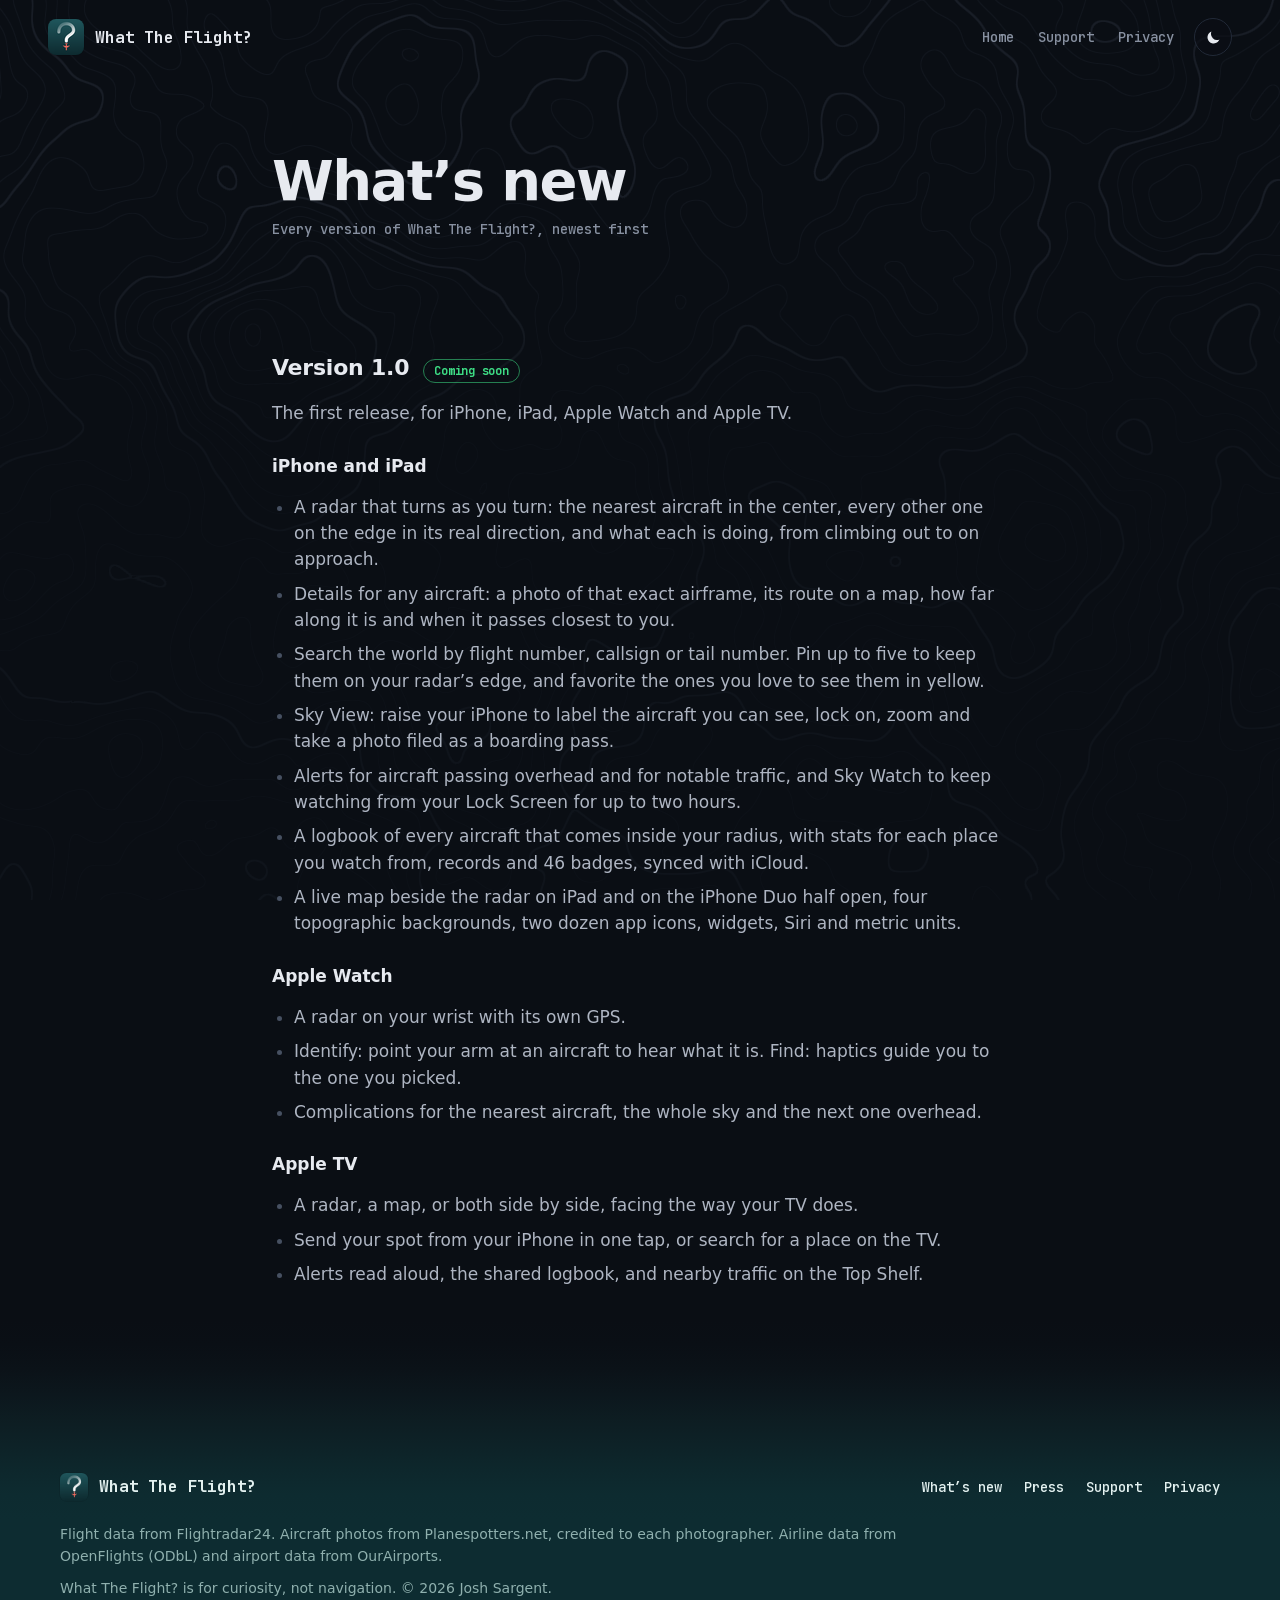
<file: whats-new.html>
<!doctype html>
<html lang="en" data-theme="dark">
<head>
<meta charset="utf-8">
<meta name="viewport" content="width=device-width, initial-scale=1, viewport-fit=cover">
<!-- Preview: keeps search engines from listing the site before launch. Remove when going live. -->
<meta name="robots" content="noindex, nofollow">
<title>What’s New · What The Flight?</title>
<meta name="description" content="What’s new in each version of What The Flight? for iPhone, iPad, Apple Watch and Apple TV.">
<meta name="color-scheme" content="dark">
<meta name="theme-color" content="#0A0E14">
<link rel="canonical" href="https://sargeywargey.github.io/whattheflight/whats-new.html">
<meta property="og:title" content="What’s New · What The Flight?">
<meta property="og:description" content="What’s new in each version of What The Flight? for iPhone, iPad, Apple Watch and Apple TV.">
<meta property="og:type" content="website">
<meta property="og:url" content="https://sargeywargey.github.io/whattheflight/whats-new.html">
<meta property="og:image" content="https://sargeywargey.github.io/whattheflight/img/og.jpg">
<meta name="twitter:card" content="summary_large_image">
<link rel="icon" href="img/favicon.png">
<link rel="apple-touch-icon" href="img/apple-touch-icon.png">
<link rel="stylesheet" href="css/site.css?v=202610272119">
<link rel="stylesheet" href="css/features.css?v=202610272119">
<script>
  // Always opens at night; a switch to day lasts for this visit (this tab) only.
  try { if (sessionStorage.getItem('wtf.theme') === 'light') document.documentElement.dataset.theme = 'light'; } catch (e) {}
</script>
<script src="js/topography.js?v=202610272119" defer></script>
<script src="js/site.js?v=202610272119" defer></script>
</head>
<body>

<canvas class="backdrop" data-backdrop="survey" aria-hidden="true"></canvas>

<header class="page-top" data-band>
  <div class="site-header">
    <a class="brand" href="./" aria-label="What The Flight? home">
      <img src="img/icon-36.png" srcset="img/icon-72.png 2x, img/icon-108.png 3x" alt="" width="36" height="36">
      <span>What The Flight?</span>
    </a>
    <nav class="site-nav" aria-label="Pages">
      <a href="./">Home</a>
      <a href="support.html">Support</a>
      <a href="privacy.html">Privacy</a>
    </nav>
    <button class="theme-toggle" type="button" aria-label="Switch to the night radar" data-theme-toggle>
      <svg viewBox="0 0 24 24" aria-hidden="true"><circle class="sun" cx="12" cy="12" r="4.2"/><path class="rays" d="M12 2.5v2.2M12 19.3v2.2M2.5 12h2.2M19.3 12h2.2M5.3 5.3l1.6 1.6M17.1 17.1l1.6 1.6M5.3 18.7l1.6-1.6M17.1 6.9l1.6-1.6"/><path class="moon" d="M19.5 14.6A7.8 7.8 0 0 1 9.4 4.5a7.8 7.8 0 1 0 10.1 10.1Z"/></svg>
    </button>
  </div>
  <div class="wrap page-title">
    <h1>What’s new</h1>
    <p>Every version of What The Flight?, newest first</p>
  </div>
</header>

<main class="wrap doc" data-band="doc">
  <section class="release" aria-labelledby="v1">
    <h2 id="v1">Version 1.0 <span class="release-tag">Coming soon</span></h2>
    <p>The first release, for iPhone, iPad, Apple Watch and Apple TV.</p>

    <h3>iPhone and iPad</h3>
    <ul>
      <li>A radar that turns as you turn: the nearest aircraft in the center, every other one on the edge in its real direction, and what each is doing, from climbing out to on approach.</li>
      <li>Details for any aircraft: a photo of that exact airframe, its route on a map, how far along it is and when it passes closest to you.</li>
      <li>Search the world by flight number, callsign or tail number. Pin up to five to keep them on your radar’s edge, and favorite the ones you love to see them in yellow.</li>
      <li>Sky View: raise your iPhone to label the aircraft you can see, lock on, zoom and take a photo filed as a boarding pass.</li>
      <li>Alerts for aircraft passing overhead and for notable traffic, and Sky Watch to keep watching from your Lock Screen for up to two hours.</li>
      <li>A logbook of every aircraft that comes inside your radius, with stats for each place you watch from, records and 46 badges, synced with iCloud.</li>
      <li>A live map beside the radar on iPad and on the iPhone Duo half open, four topographic backgrounds, two dozen app icons, widgets, Siri and metric units.</li>
    </ul>

    <h3>Apple Watch</h3>
    <ul>
      <li>A radar on your wrist with its own GPS.</li>
      <li>Identify: point your arm at an aircraft to hear what it is. Find: haptics guide you to the one you picked.</li>
      <li>Complications for the nearest aircraft, the whole sky and the next one overhead.</li>
    </ul>

    <h3>Apple TV</h3>
    <ul>
      <li>A radar, a map, or both side by side, facing the way your TV does.</li>
      <li>Send your spot from your iPhone in one tap, or search for a place on the TV.</li>
      <li>Alerts read aloud, the shared logbook, and nearby traffic on the Top Shelf.</li>
    </ul>
  </section>
</main>

<footer class="site-footer" data-band="footer">
  <div class="wrap">
    <div class="footer-top">
      <a class="brand" href="./"><img src="img/icon-72.png" srcset="img/icon-72.png 2x, img/icon-108.png 3x" alt="" width="28" height="28"><span>What The Flight?</span></a>
      <nav aria-label="Footer"><a href="whats-new.html">What’s new</a><a href="press.html">Press</a><a href="support.html">Support</a><a href="privacy.html">Privacy</a></nav>
    </div>
    <p>Flight data from Flightradar24. Aircraft photos from Planespotters.net, credited to each photographer. Airline data from OpenFlights (ODbL) and airport data from OurAirports.</p>
    <p>What The Flight? is for curiosity, not navigation. © 2026 Josh Sargent.</p>
  </div>
</footer>

</body>
</html>
</file>
<file: css/site.css>
/* What The Flight? — the app's palette (WhatTheFlight/UI/Theme.swift): paper and indigo ink
   by day, the night radar after dark, SF Mono as the radar's voice. */

/* JetBrains Mono, served from this site (no third-party font request), for browsers without
   SF Mono. One variable file covers every weight; latin-ext only loads for the characters it has.
   Licensed under the SIL Open Font License (fonts/OFL.txt). */
@font-face {
  font-family: "JetBrains Mono";
  font-style: normal; font-weight: 100 800; font-display: swap;
  src: url("../fonts/jetbrains-mono-latin.woff2") format("woff2");
  unicode-range: U+0000-00FF, U+0131, U+0152-0153, U+02BB-02BC, U+02C6, U+02DA, U+02DC, U+0304, U+0308, U+0329, U+2000-206F, U+20AC, U+2122, U+2191, U+2193, U+2212, U+2215, U+FEFF, U+FFFD;
}
@font-face {
  font-family: "JetBrains Mono";
  font-style: normal; font-weight: 100 800; font-display: swap;
  src: url("../fonts/jetbrains-mono-latin-ext.woff2") format("woff2");
  unicode-range: U+0100-02BA, U+02BD-02C5, U+02C7-02CC, U+02CE-02D7, U+02DD-02FF, U+0304, U+0308, U+0329, U+1D00-1DBF, U+1E00-1E9F, U+1EF2-1EFF, U+2020, U+20A0-20AB, U+20AD-20C4, U+2113, U+2C60-2C7F, U+A720-A7FF;
}

:root {
  --paper: #E9E7E2;
  --paper-shade: #D3D0C8;
  --ink: #3A33D6;
  --route: #6C73DE;      /* the app's #7C83E8, darkened so the big airport codes pass AA (3:1) by day */
  --signal: #E5483B;
  --caption: #63605A;   /* the app's #75726C, darkened for AA on every day paper */
  --value: #3B3A37;
  --text-2: #5C5A55;
  --faint: #A29E95;
  --blip: #2D56B9;
  --chip: #76736C;      /* the app's #8F8B84, darkened so white chip text passes AA */
  --chip-text: #FFFFFF;
  --live: #23A55A;
  --warning: #D98B00;
  --notable: #B7860B;
  --military: #55692A;
  --rule: #D3D0C8;
  --paper-alt: #E1DED6;
  --sky-top: #93C2EC;
  --sky-mid: #C9DFF1;
  --frame-shadow: 30, 28, 40;
  --contour: #4D4740;
  --contour-strength: 0.6;

  --mono: ui-monospace, "SF Mono", SFMono-Regular, "JetBrains Mono", Menlo, Consolas, monospace;
  --sans: -apple-system, BlinkMacSystemFont, "SF Pro Text", "Segoe UI", system-ui, Roboto, "Helvetica Neue", sans-serif;
  --gutter: clamp(20px, 5vw, 48px);
  color-scheme: light;
}

/* Night is the default: every page's <html> carries data-theme="dark", whatever the system
   setting, and the day toggle only swaps it for "light". */
:root[data-theme="dark"] {
  --paper: #0A0E14; --paper-shade: #020306; --ink: #A8A4FF; --route: #8C9BFF; --signal: #FF6B5E;
  --caption: #8790A0; --value: #E7EAF0; --text-2: #AEB5C2; --faint: #465061; --blip: #72AAFF;
  --chip: #273042; --chip-text: #E7EAF0; --live: #3DDC84; --warning: #FFB020; --notable: #FFCB45;
  --military: #A9C76B; --rule: #222A38; --paper-alt: #111722; --sky-top: #0C1730; --sky-mid: #18284A; --frame-shadow: 0, 0, 0;
    --contour: #A8B8DB; --contour-strength: 0.85;
  color-scheme: dark;
}

*, *::before, *::after { box-sizing: border-box; }

html { -webkit-text-size-adjust: 100%; scroll-behavior: smooth; }
body {
  margin: 0;
  background: var(--paper);
  color: var(--value);
  font: 17px/1.55 var(--sans);
  -webkit-font-smoothing: antialiased;
  text-rendering: optimizeLegibility;
}

img { max-width: 100%; }
a { color: var(--ink); }
::selection { background: color-mix(in srgb, var(--ink) 22%, transparent); }

:focus-visible { outline: 2px solid var(--signal); outline-offset: 3px; border-radius: 6px; }

.visually-hidden {
  position: absolute; width: 1px; height: 1px; margin: -1px; padding: 0; overflow: hidden;
  clip: rect(0 0 0 0); white-space: nowrap; border: 0;
}

.skip {
  position: absolute; left: 16px; top: -60px; z-index: 10;
  padding: 10px 16px; border-radius: 999px;
  background: var(--ink); color: var(--paper); font: 600 14px var(--mono); text-decoration: none;
}
.skip:focus { top: 16px; }

canvas.topo { display: block; opacity: 0; transition: opacity 0.8s ease; }
canvas.topo.is-drawn { opacity: 1; }

/* ------------------------------------------------------------------------------------------
   The backdrop: one contour map behind the whole page (js/topography.js). The page is a run of
   bands. Each has a paper, the color of its contour lines and how strong they are, and can
   swell to a second color in its middle. Neighbouring bands blend into each other (close
   colors over most of a section, day into night inside the padding), so the page reads as one
   map with the light changing over it rather than a stack of blocks. */

canvas.backdrop {
  position: fixed; left: 0; top: 0; z-index: -1;
  display: block; width: 100%; height: 100vh; height: 100lvh;
  pointer-events: none;
  opacity: 0; transition: opacity 0.8s ease;
}
canvas.backdrop.is-drawn { opacity: 1; }

/* How strong the backdrop's contour lines are, for the whole page: each band's --band-lines
   is multiplied by it, so 1 is as drawn in the app. Kept low so the lines stay behind the text. */
:root { --backdrop-lines: 0.55; }

[data-band] {
  --band-paper: var(--paper);
  --band-swell: none;
  --band-dusk: none;
  --band-ink: var(--contour);
  --band-lines: var(--contour-strength);
}
[data-band="hero"] { --band-lines: 0.55; }
[data-band="sky"] { --band-swell: var(--sky-top); --band-lines: 0.5; }

/* Between the night hero, Sky View's blue and the teal close, each section has a hue of its
   own, from the app's chart tones (ChartTone in Theme.swift): violet ink, green, amber,
   pink, then indigo and a petrol blue that carry the night down into the teal. Same lightness
   throughout (OKLCH 0.22), so only the hue changes as you scroll; the lines are a pale tint of it. */
[data-band="violet"]  { --band-paper: #1D1431; --band-ink: #D1C4FE; --band-lines: 1.1; }
[data-band="green"]   { --band-paper: #052111; --band-ink: #A3DEB8; --band-lines: 1.1; }
[data-band="amber"]   { --band-paper: #281600; --band-ink: #F1C590; --band-lines: 1.1; }
[data-band="magenta"] { --band-paper: #281027; --band-ink: #ECBBE7; --band-lines: 1.1; }
[data-band="indigo"]  { --band-paper: #141734; --band-ink: #C0CAFE; --band-lines: 1.1; }
[data-band="petrol"]  { --band-paper: #011E2B; --band-ink: #92D9FB; --band-lines: 1.1; }
/* By day the same hues as tinted paper, down to the teal close, which stays dark in both. */
:root[data-theme="light"] [data-band="violet"]  { --band-paper: #E9E5F7; --band-ink: #50456F; --band-lines: 0.7; }
:root[data-theme="light"] [data-band="green"]   { --band-paper: #DDEDE2; --band-ink: #2D583E; --band-lines: 0.7; }
:root[data-theme="light"] [data-band="amber"]   { --band-paper: #F2E6D7; --band-ink: #65461D; --band-lines: 0.7; }
:root[data-theme="light"] [data-band="magenta"] { --band-paper: #F1E3EF; --band-ink: #61405E; --band-lines: 0.7; }
:root[data-theme="light"] [data-band="indigo"]  { --band-paper: #E3E7F8; --band-ink: #434973; --band-lines: 0.7; }
:root[data-theme="light"] [data-band="petrol"]  { --band-paper: #D8EBF5; --band-ink: #1B546C; --band-lines: 0.7; }
:root[data-theme="light"] .doc + [data-band="footer"] { --band-dusk: #6FA7A4; }
[data-band="teal"] { --band-paper: #153F45; --band-swell: #1E545A; --band-ink: #DBF5F5; --band-lines: 1.25; }
[data-band="footer"] { --band-paper: #0D2C31; --band-ink: #DBF5F5; --band-lines: 0.9; }
[data-band="doc"] { --band-lines: 0.35; }

:is([data-band="violet"], [data-band="green"], [data-band="amber"],
    [data-band="magenta"], [data-band="indigo"], [data-band="petrol"]) { background: var(--band-paper); }

/* With the backdrop drawn, the bands' own backgrounds (the fallback without JavaScript) go. */
:root.has-backdrop body,
:root.has-backdrop :is(.hero, .section, .closing, .site-footer, .page-top) {
  background: transparent;
  border-color: transparent;
  box-shadow: none;
}

/* ------------------------------------------------------------------------------------------
   The radar */

.hero {
  position: relative;
  isolation: isolate;
  display: flex;
  flex-direction: column;
  min-height: max(680px, 100svh);
  overflow: hidden;
  background: var(--paper);
  border-bottom: 1px solid var(--rule);
  touch-action: pan-y;
  -webkit-user-select: none;
  user-select: none;
}
.hero.is-turning { cursor: grabbing; }

.radar-bezel, .radar-edge {
  position: absolute; inset: 0; width: 100%; height: 100%;
}
.radar-bezel { pointer-events: none; overflow: visible; }
.radar-bezel .ticks { stroke: var(--faint); stroke-width: 1.2; stroke-linecap: round; fill: none; }
.radar-bezel text {
  font: 700 12px var(--mono); fill: var(--caption);
  text-anchor: middle; dominant-baseline: central;
}
.radar-bezel text.north { fill: var(--signal); }

.radar-edge { pointer-events: none; z-index: 1; }

.blip {
  position: absolute; left: 0; top: 0;
  width: 36px; height: 36px; margin: -18px 0 0 -18px; padding: 0;
  border: 0; border-radius: 50%; background: none;
  color: var(--blip); cursor: pointer; pointer-events: auto;
  will-change: transform;
}
.blip[hidden] { display: none; }
.blip .glyph { display: block; width: 26px; height: 26px; margin: 5px; fill: currentColor; }
.blip .mi {
  position: absolute; left: 50%; top: 50%;
  width: 3em; margin: -0.72em 0 0 -1.5em;
  font: 700 13px/1.44 var(--mono); text-align: center; color: var(--blip);
  text-shadow: 0 0 2px var(--paper), 0 0 5px var(--paper);
  pointer-events: none;
}
.blip[data-tag="military"] { color: var(--military); }
.blip[data-tag="military"] .mi { color: var(--military); }
.blip[data-tag="rare"]::after,
.blip[data-tag="government"]::after {
  content: ""; position: absolute; right: 3px; top: 3px;
  width: 7px; height: 7px; border-radius: 50%;
  background: var(--notable); box-shadow: 0 0 0 1.5px var(--paper);
}
.blip[data-tag="government"]::after { background: var(--ink); }
.blip:hover { color: var(--ink); }
.blip.is-focus, .blip.is-focus .mi { color: var(--signal); }
:root[data-theme="light"] .blip.is-focus .mi { color: #B83228; }   /* AA for the small label by day */
.blip.is-focus::before {
  content: ""; position: absolute; inset: -4px; border-radius: 50%;
  background: color-mix(in srgb, var(--signal) 16%, transparent);
  box-shadow: 0 0 0 1.5px color-mix(in srgb, var(--signal) 45%, transparent);
}

/* Helicopter rotors spin, as in the app. */
.rotor { transform-box: view-box; transform-origin: 32px 27px; animation: rotor 1.2s linear infinite; }
@keyframes rotor { to { transform: rotate(360deg); } }

.site-header {
  position: relative; z-index: 3;
  display: flex; align-items: center; gap: 20px;
  padding: max(18px, env(safe-area-inset-top)) var(--gutter) 0;
  -webkit-user-select: none; user-select: none;
}
.brand {
  display: inline-flex; align-items: center; gap: 11px;
  color: var(--value); text-decoration: none;
  font: 700 16px var(--mono); letter-spacing: -0.01em;
}
.brand img { width: 36px; height: 36px; border-radius: 22.5%; box-shadow: 0 0 0 0.5px rgba(0, 0, 0, 0.15); }
.site-nav { margin-left: auto; display: flex; gap: 24px; }
.site-nav a { color: var(--caption); text-decoration: none; font: 500 14px var(--mono); }
.site-nav a:hover { color: var(--ink); }

.theme-toggle {
  flex: none; display: grid; place-items: center;
  width: 38px; height: 38px; padding: 0; border-radius: 50%;
  border: 1px solid var(--rule);
  background: color-mix(in srgb, var(--paper) 70%, transparent);
  color: var(--value); cursor: pointer;
}
.theme-toggle:hover { color: var(--ink); border-color: var(--ink); }
.theme-toggle svg { width: 19px; height: 19px; fill: none; stroke: currentColor; stroke-width: 1.8; stroke-linecap: round; }
.theme-toggle .moon { display: none; fill: currentColor; stroke: none; }
.theme-toggle[data-night="true"] .moon { display: block; }
.theme-toggle[data-night="true"] .sun,
.theme-toggle[data-night="true"] .rays { display: none; }

.hero-body {
  position: relative; z-index: 2;
  flex: 1;
  display: flex; flex-direction: column; align-items: center; justify-content: center;
  padding: clamp(50px, 6vh, 64px) clamp(70px, 11vw, 150px) clamp(100px, 12vh, 116px);
  text-align: center;
  pointer-events: none;
}
.hero-body p,
.hero-body dl { text-shadow: 0 0 2px var(--paper), 0 0 6px var(--paper), 0 0 12px var(--paper); }

.flight { transition: opacity 0.18s ease, transform 0.18s ease; }
.flight.is-swapping { opacity: 0; transform: translateY(5px); }
.flight p { margin: 0; }
.flight-operator {
  font: 700 13px var(--mono); letter-spacing: 0.16em; text-transform: uppercase; color: var(--caption);
}
.flight-ident {
  margin: 4px 0 10px !important;
  font: 800 clamp(60px, min(10.5vw, 12vh), 136px)/0.98 var(--mono);
  letter-spacing: -0.035em;
  color: var(--ink);
}
.flight-route { display: flex; align-items: flex-start; justify-content: center; gap: clamp(16px, 3vw, 40px); }
.flight-route[hidden] { display: none; }
.airport b {
  display: block;
  font: 700 clamp(34px, 4.4vw, 56px)/1 var(--mono);
  letter-spacing: -0.01em;
  color: var(--route);
}
.airport small { display: block; margin-top: 7px; font: 500 12px var(--mono); color: var(--caption); }
.route-arrow {
  width: clamp(26px, 3vw, 40px); margin-top: clamp(8px, 1.1vw, 15px);
  fill: none; stroke: var(--signal); stroke-width: 3; stroke-linecap: round; stroke-linejoin: round;
}
.flight-type {
  display: flex; flex-wrap: wrap; align-items: center; justify-content: center; gap: 8px 10px;
  margin-top: clamp(12px, 2vh, 20px) !important;
}
.type-chip {
  padding: 4px 13px; border-radius: 999px;
  background: var(--chip); color: var(--chip-text);
  font: 700 14px var(--mono); text-shadow: none;
}
.notable-badge {
  padding: 3px 11px; border-radius: 999px;
  border: 1.5px solid currentColor; color: var(--notable);
  font: 800 12px var(--mono); letter-spacing: 0.1em; text-transform: uppercase;
}
.notable-badge[hidden] { display: none; }
.notable-badge[data-tag="military"] { color: var(--military); }
.notable-badge[data-tag="government"] { color: var(--ink); }
.type-name { flex-basis: 100%; font: 400 15px var(--mono); color: var(--caption); }

.flight-stats {
  display: grid; grid-template-columns: repeat(3, auto); justify-content: center;
  gap: 12px clamp(28px, 4vw, 60px);
  margin: clamp(16px, 2.4vh, 24px) 0 0;
}
.flight-stats dt { font: 700 12px var(--mono); letter-spacing: 0.16em; text-transform: uppercase; color: var(--caption); }
.flight-stats dd {
  display: flex; align-items: baseline; justify-content: center; gap: 4px;
  margin: 4px 0 0;
  font: 600 clamp(20px, 1.9vw, 26px) var(--mono); color: var(--value);
  font-variant-numeric: tabular-nums;
}
.flight-stats small { font: 500 0.6em var(--mono); color: var(--caption); }
.flight-stats svg { flex: none; align-self: center; width: 15px; height: 15px; }
.trend { fill: none; stroke-width: 2.4; stroke-linecap: round; stroke-linejoin: round; }
.trend[data-trend="up"] { stroke: var(--live); }
.trend[data-trend="down"] { stroke: var(--warning); transform: rotate(90deg); }
.trend[data-trend=""] { display: none; }
.pointer { fill: var(--signal); }

.hero .lead {
  max-width: 27em; margin: clamp(18px, 3.2vh, 40px) auto 0;
  font: 400 clamp(17px, 1.45vw, 20px)/1.5 var(--sans);
  color: var(--value);
}
.hero-actions {
  display: flex; flex-wrap: wrap; align-items: center; justify-content: center; gap: 12px 18px;
  margin-top: 20px;
}
.store-pill {
  display: inline-flex; align-items: center; gap: 10px;
  padding: 10px 18px; border-radius: 999px;
  border: 1.5px solid var(--ink);
  background: color-mix(in srgb, var(--paper) 80%, transparent);
  color: var(--ink);
  font: 700 14px var(--mono); text-shadow: none;
}
.store-pill i {
  width: 8px; height: 8px; border-radius: 50%;
  background: var(--live); box-shadow: 0 0 0 3px color-mix(in srgb, var(--live) 28%, transparent);
}
.platforms { font: 500 13px var(--mono); color: var(--caption); }

/* ------------------------------------------------------------------------------------------
   Sections */

.section { position: relative; padding: clamp(84px, 11vw, 150px) 0; }
.wrap { width: min(1160px, 100% - 2 * var(--gutter)); margin-inline: auto; }

.copy { max-width: 32rem; }
.copy.wide { max-width: 44rem; }
.copy p { margin: 0 0 1em; font-size: clamp(17px, 1.3vw, 19px); line-height: 1.58; color: var(--text-2); }
.copy p:last-child { margin-bottom: 0; }

h2 {
  margin: 0 0 22px;
  font: 700 clamp(34px, 4.5vw, 56px)/1.04 var(--sans);
  letter-spacing: -0.028em;
  color: var(--value);
  text-wrap: balance;
}

/* Which device a section is about: a pill with the device's outline, in the radar's red. */
.device-label {
  display: inline-flex; align-items: center; gap: 0.55em;
  margin: 0 0 22px !important;
  padding: 0.42em 1em 0.42em 0.8em;
  border: 1.5px solid color-mix(in srgb, var(--signal) 60%, transparent);
  border-radius: 999px;
  background: color-mix(in srgb, var(--signal) 12%, transparent);
  font: 700 clamp(16px, 1.4vw, 19px)/1.2 var(--mono) !important;
  letter-spacing: 0.01em;
  color: var(--signal) !important;
}
/* By day the label's red is deepened so its text passes AA on the tinted pill. */
:root[data-theme="light"] .device-label { color: #9E2A22 !important; border-color: color-mix(in srgb, #9E2A22 45%, transparent); }
.device-label::before {
  content: ""; flex: none;
  width: 1.3em; height: 1.3em;
  background: currentColor;
  -webkit-mask: var(--icon) center / contain no-repeat;
          mask: var(--icon) center / contain no-repeat;
}
.device-label[data-device="iphone"] { --icon: url("data:image/svg+xml,%3Csvg xmlns='http://www.w3.org/2000/svg' viewBox='0 0 24 24' fill='none' stroke='%23000' stroke-width='1.9' stroke-linecap='round' stroke-linejoin='round'%3E%3Crect x='6.5' y='2.5' width='11' height='19' rx='2.8'/%3E%3Cpath d='M10.6 5.3h2.8'/%3E%3C/svg%3E"); }
.device-label[data-device="ipad"] { --icon: url("data:image/svg+xml,%3Csvg xmlns='http://www.w3.org/2000/svg' viewBox='0 0 24 24' fill='none' stroke='%23000' stroke-width='1.9' stroke-linecap='round' stroke-linejoin='round'%3E%3Crect x='3.5' y='3' width='17' height='18' rx='2.2'/%3E%3Cpath d='M11 18.2h2'/%3E%3C/svg%3E"); }
.device-label[data-device="watch"] { --icon: url("data:image/svg+xml,%3Csvg xmlns='http://www.w3.org/2000/svg' viewBox='0 0 24 24' fill='none' stroke='%23000' stroke-width='1.9' stroke-linecap='round' stroke-linejoin='round'%3E%3Crect x='6' y='6.2' width='12' height='11.6' rx='3.2'/%3E%3Cpath d='M8.6 6.2 9.3 2.5h5.4l.7 3.7M8.6 17.8l.7 3.7h5.4l.7-3.7M18 10.5h1.2'/%3E%3C/svg%3E"); }
.device-label[data-device="tv"] { --icon: url("data:image/svg+xml,%3Csvg xmlns='http://www.w3.org/2000/svg' viewBox='0 0 24 24' fill='none' stroke='%23000' stroke-width='1.9' stroke-linecap='round' stroke-linejoin='round'%3E%3Crect x='2.5' y='4' width='19' height='12.6' rx='1.8'/%3E%3Cpath d='M8.5 20.3h7M12 16.6v3.7'/%3E%3C/svg%3E"); }

.points { list-style: none; margin: 32px 0 0; padding: 0; display: grid; gap: 16px; }
.points li { position: relative; padding-left: 30px; font-size: 16.5px; line-height: 1.5; color: var(--text-2); }
.points li b { color: var(--value); font-weight: 600; }
.points li::before {
  content: ""; position: absolute; left: 0; top: 0.2em;
  width: 17px; height: 17px;
  background: var(--blip);
  -webkit-mask: url("data:image/svg+xml,%3Csvg xmlns='http://www.w3.org/2000/svg' viewBox='0 0 64 64'%3E%3Cpath d='M32 5C33.98 5 35.6 8.15 35.6 12L35.6 46L33.2 60L30.8 60L28.4 46L28.4 12C28.4 8.15 30.02 5 32 5Z'/%3E%3Cpath d='M32.5 25L57 37.5L57.5 40.5L32.5 36L31.5 36L6.5 40.5L7 37.5L31.5 25Z'/%3E%3Crect x='40.2' y='25.5' width='4.6' height='7.5' rx='2.3'/%3E%3Crect x='19.2' y='25.5' width='4.6' height='7.5' rx='2.3'/%3E%3Cpath d='M32.5 51L43 56.5L43.3 59L32.5 57L31.5 57L20.7 59L21 56.5L31.5 51Z'/%3E%3C/svg%3E") center / contain no-repeat;
          mask: url("data:image/svg+xml,%3Csvg xmlns='http://www.w3.org/2000/svg' viewBox='0 0 64 64'%3E%3Cpath d='M32 5C33.98 5 35.6 8.15 35.6 12L35.6 46L33.2 60L30.8 60L28.4 46L28.4 12C28.4 8.15 30.02 5 32 5Z'/%3E%3Cpath d='M32.5 25L57 37.5L57.5 40.5L32.5 36L31.5 36L6.5 40.5L7 37.5L31.5 25Z'/%3E%3Crect x='40.2' y='25.5' width='4.6' height='7.5' rx='2.3'/%3E%3Crect x='19.2' y='25.5' width='4.6' height='7.5' rx='2.3'/%3E%3Cpath d='M32.5 51L43 56.5L43.3 59L32.5 57L31.5 57L20.7 59L21 56.5L31.5 51Z'/%3E%3C/svg%3E") center / contain no-repeat;
  transform: rotate(45deg);
}

.split {
  display: grid; grid-template-columns: minmax(0, 1fr) minmax(0, 1fr);
  gap: clamp(40px, 6vw, 100px); align-items: center;
}
.split.reverse > :first-child { order: 2; }

figure { margin: 0; }
figcaption { font-size: 16px; line-height: 1.5; color: var(--text-2); }
figcaption b { color: var(--value); font-weight: 600; }

/* ------------------------------------------------------------------------------------------
   Devices: drawn frames around the real screenshots */

.device { position: relative; }
.device img { display: block; width: 100%; height: auto; background: #000; }

.phone {
  --w: 280px;
  width: var(--w);
  padding: calc(var(--w) * 0.03);
  border-radius: calc(var(--w) * 0.168);
  background: linear-gradient(150deg, #34353a, #121316 55%, #26272b);
  box-shadow:
    inset 0 0 0 1.5px rgba(255, 255, 255, 0.1),
    0 0 0 1px rgba(0, 0, 0, 0.3),
    0 32px 60px -24px rgba(var(--frame-shadow), 0.55),
    0 14px 26px -14px rgba(var(--frame-shadow), 0.35);
}
.phone img { border-radius: calc(var(--w) * 0.138); }

.tablet {
  --w: clamp(300px, 40vw, 500px);
  width: var(--w);
  justify-self: center;
  padding: calc(var(--w) * 0.028);
  border-radius: calc(var(--w) * 0.06);
  background: linear-gradient(150deg, #34353a, #121316 55%, #26272b);
  box-shadow:
    inset 0 0 0 1.5px rgba(255, 255, 255, 0.1),
    0 0 0 1px rgba(0, 0, 0, 0.3),
    0 40px 80px -30px rgba(var(--frame-shadow), 0.55);
}
.tablet img { border-radius: calc(var(--w) * 0.035); }

.watch {
  --w: clamp(170px, 18vw, 220px);
  width: var(--w);
  padding: calc(var(--w) * 0.075);
  border-radius: calc(var(--w) * 0.27);
  background: #000;
  box-shadow:
    0 0 0 calc(var(--w) * 0.03) #8b8c90,
    0 0 0 calc(var(--w) * 0.034) #46474b,
    0 30px 50px -20px rgba(0, 0, 0, 0.9);
}
.watch img { border-radius: calc(var(--w) * 0.17); }
.watch::after,
.watch::before { content: ""; position: absolute; border-radius: 4px; }
.watch::after {   /* Digital Crown */
  right: calc(var(--w) * -0.1); top: 28%;
  width: calc(var(--w) * 0.07); height: 20%;
  background: linear-gradient(90deg, #77787c, #b4b5b8 50%, #6a6b6f);
}
.watch::before {  /* Action button */
  left: calc(var(--w) * -0.065); top: 36%;
  width: calc(var(--w) * 0.035); height: 16%;
  background: #f26b22;
}

.tv {
  padding: 0.9%;
  border-radius: 1.6% / 2.8%;
  background: linear-gradient(180deg, #2a2d33, #121418 60%, #1c1f24);
  box-shadow:
    inset 0 0 0 1px rgba(255, 255, 255, 0.1),
    0 0 0 1px rgba(0, 0, 0, 0.6),
    0 60px 100px -40px rgba(0, 0, 0, 0.95);
}
.tv img { border-radius: 0.7% / 1.25%; }
[data-switcher-screen] { transition: opacity 0.25s ease; }
[data-switcher-screen].is-swapping { opacity: 0.15; }

/* Two phones, one in front of the other. */
.pair { display: grid; grid-template-areas: "stack"; justify-items: center; align-items: center; padding: 30px 0; }
.pair > * { grid-area: stack; }
.pair .phone { --w: clamp(200px, 21vw, 290px); }
.pair .back { transform: translate(36%, -6%); }
.pair .front { transform: translate(-32%, 6%); }

/* ------------------------------------------------------------------------------------------
   Details gallery */

.gallery {
  display: grid; grid-template-columns: repeat(3, minmax(0, 1fr));
  gap: clamp(24px, 3.4vw, 48px);
  margin-top: clamp(48px, 6vw, 72px);
}
.gallery figure { display: flex; flex-direction: column; align-items: center; }
.gallery .phone { --w: clamp(200px, 22vw, 280px); }
.gallery figcaption { max-width: 19rem; margin-top: 28px; }

/* ------------------------------------------------------------------------------------------
   Sky View */

.sky {
  background: linear-gradient(180deg, var(--sky-mid) 0%, var(--sky-top) 50%, var(--sky-mid) 100%);
}

/* The notches are cut with a mask, which would clip a box-shadow, so the shadow is a filter
   on the wrapper. */
.pass-shadow {
  justify-self: center;
  width: min(370px, 100%);
  filter: drop-shadow(0 26px 30px rgba(20, 30, 60, 0.28)) drop-shadow(0 6px 10px rgba(20, 30, 60, 0.16));
}
.pass {
  --cut: 232px;
  border-radius: 26px;
  overflow: hidden;
  background: #F5F1E8;
  color: #2E2D2A;
  -webkit-mask:
    radial-gradient(circle at 0 var(--cut), transparent 14px, #000 14.5px) left / 51% 100% no-repeat,
    radial-gradient(circle at 100% var(--cut), transparent 14px, #000 14.5px) right / 51% 100% no-repeat;
          mask:
    radial-gradient(circle at 0 var(--cut), transparent 14px, #000 14.5px) left / 51% 100% no-repeat,
    radial-gradient(circle at 100% var(--cut), transparent 14px, #000 14.5px) right / 51% 100% no-repeat;
}
.pass-photo {
  position: relative; height: var(--cut);
  background: linear-gradient(180deg, #5E93D6 0%, #82B0E4 55%, #A6C9EE 100%);
}
.pass-chip {
  position: absolute; top: 14px; left: 14px;
  padding: 4px 9px; border-radius: 999px;
  background: rgba(16, 24, 44, 0.42); color: #fff;
  font: 700 11px var(--mono);
}
.pass-chip.brand { left: auto; right: 14px; letter-spacing: 0.08em; text-transform: uppercase; }
.speck {
  position: absolute; left: var(--x); top: var(--y);
  width: 7px; height: 2px; margin: -1px 0 0 -3.5px; border-radius: 2px;
  background: #2a3140; opacity: 0.75; transform: rotate(var(--r));
}
.lock { position: absolute; left: var(--x); top: var(--y); }
.lock i {
  position: absolute; left: -24px; top: -24px; width: 48px; height: 48px;
  border: 1.5px solid rgba(255, 255, 255, 0.95); border-radius: 50%;
  box-shadow: 0 0 0 4px rgba(255, 255, 255, 0.18);
}
.lock b {
  position: absolute; left: 30px; top: -38px;
  padding: 3px 8px; border-radius: 7px;
  background: rgba(58, 51, 214, 0.9); color: #fff;
  font: 700 12px var(--mono); white-space: nowrap;
}

.pass-body { padding: 22px 24px 24px; }
.pass-body p { margin: 0; }
.pass-head {
  display: flex; justify-content: space-between; gap: 12px;
  font: 700 11px var(--mono); letter-spacing: 0.12em; text-transform: uppercase; color: #75726C;
}
.pass-kind { color: #E5483B; }
.pass-route { display: flex; align-items: center; justify-content: space-between; margin-top: 12px; }
.pass-route b { display: block; font: 800 48px/1 var(--mono); letter-spacing: -0.02em; color: #3A33D6; }
.pass-route small { display: block; margin-top: 6px; font: 500 12px var(--mono); color: #75726C; }
.pass-route .to { text-align: right; }
.pass-route svg { width: 36px; height: 36px; fill: #E5483B; margin-bottom: 18px; }
.pass-progress { position: relative; height: 4px; margin: 16px 0 7px; border-radius: 2px; background: #DDD8CD; }
.pass-progress i {
  position: absolute; left: var(--p); top: 50%;
  width: 11px; height: 11px; margin: -5.5px 0 0 0; border-radius: 50%; background: #E5483B;
}
.pass-flown { font: 500 11.5px var(--mono); color: #75726C; }
.pass-grid { display: grid; grid-template-columns: minmax(0, 1.35fr) minmax(0, 1fr) minmax(0, 1fr); gap: 13px 10px; margin: 18px 0 0; }
.pass-grid dt { font: 700 9.5px var(--mono); letter-spacing: 0.14em; text-transform: uppercase; color: #8F8B84; }
.pass-grid dd { margin: 3px 0 0; font: 700 14px var(--mono); color: #2E2D2A; white-space: nowrap; }
.pass-type { margin-top: 14px !important; font: 500 12.5px var(--mono); color: #75726C; }
.pass-foot {
  display: flex; justify-content: space-between; align-items: flex-end; gap: 12px;
  margin-top: 16px; padding-top: 16px; border-top: 1.5px dashed #D6D0C3;
}
.barcode {
  width: 124px; height: 34px;
  background: repeating-linear-gradient(90deg,
    #2E2D2A 0 2px, transparent 2px 4px, #2E2D2A 4px 5px, transparent 5px 8px,
    #2E2D2A 8px 11px, transparent 11px 12px, #2E2D2A 12px 13px, transparent 13px 16px);
}
.pass-foot p { text-align: right; font: 700 13px var(--mono); }
.pass-foot small {
  display: block; margin-bottom: 3px;
  font: 700 9.5px var(--mono); letter-spacing: 0.14em; text-transform: uppercase; color: #8F8B84;
}

/* ------------------------------------------------------------------------------------------
   Logbook (an iPad with its pages as tabs underneath) */

.stage {
  container-type: inline-size;
  display: grid; place-items: center;
  margin-top: clamp(48px, 6vw, 72px);
}
.tablet.landscape {
  --w: min(100cqw, 980px);
  padding: calc(var(--w) * 0.02);
  border-radius: calc(var(--w) * 0.042);
}
.tablet.landscape img { border-radius: calc(var(--w) * 0.024); }

.showcase-caption {
  max-width: 26rem; min-height: 3em; margin: 18px auto 0;
  font-size: 15px; line-height: 1.5; text-align: center; color: var(--text-2);
}

/* ------------------------------------------------------------------------------------------
   Apple Watch and Apple TV: one run, the TV straight on from the Watch */

.watch-tv #tv { padding-top: 0; }

.watches {
  display: grid; grid-template-columns: repeat(3, minmax(0, 1fr));
  gap: clamp(28px, 4vw, 60px);
  margin-top: clamp(56px, 7vw, 84px);
}
.watches figure { display: flex; flex-direction: column; align-items: center; }
.watches figcaption { max-width: 17rem; margin-top: 34px; text-align: center; }

.watch-tv .tv { margin-top: clamp(48px, 6vw, 72px); }
/* The tabs under a switcher's screen: text pills in one capsule, like the app's segmented
   controls. The chosen pill fills with ink from the left while it's on screen and hands over
   to the next when full (js/site.js); once someone picks a tab it just stays filled. */
.tv-views, .showcase-tabs {
  display: flex; gap: 4px;
  width: fit-content; max-width: 100%;
  margin: clamp(26px, 3vw, 36px) auto 0; padding: 5px;
  border-radius: 999px;
  border: 1px solid color-mix(in srgb, var(--value) 16%, transparent);
  background: color-mix(in srgb, var(--value) 6%, transparent);
}
.tv-views button, .showcase-tabs button {
  position: relative; isolation: isolate; overflow: hidden;
  padding: 12px 26px; border: 0; border-radius: 999px;
  background: none; cursor: pointer;
  font: 700 16px/1.2 var(--mono); color: var(--text-2); white-space: nowrap;
  transition: background-color 0.2s ease, color 0.2s ease;
}
.tv-views button:focus-visible, .showcase-tabs button:focus-visible { outline-offset: 2px; border-radius: 999px; }
:is(.tv-views, .showcase-tabs) button:hover { color: var(--value); background: color-mix(in srgb, var(--value) 8%, transparent); }
:is(.tv-views, .showcase-tabs) button[aria-selected="true"] {
  color: var(--value);
  background: color-mix(in srgb, var(--ink) 14%, transparent);
  box-shadow: inset 0 0 0 1.5px var(--ink);
}

.tab-progress { position: absolute; inset: 0; z-index: -1; }
.tab-progress b {
  display: block; height: 100%;
  background: color-mix(in srgb, var(--ink) 24%, transparent);
  transform: scaleX(0); transform-origin: left;
}
[aria-selected="true"] .tab-progress b { transform: scaleX(1); }
.is-playing [aria-selected="true"] .tab-progress b { animation: tab-dwell var(--dwell, 6s) linear forwards; }
.is-paused [aria-selected="true"] .tab-progress b { animation-play-state: paused; }
@keyframes tab-dwell { from { transform: scaleX(0); } to { transform: scaleX(1); } }

/* ------------------------------------------------------------------------------------------
   Close and footer */

.closing {
  position: relative; isolation: isolate; overflow: hidden;
  padding: clamp(100px, 13vw, 170px) 0;
  background: #153F45;
  color: #fff; text-align: center;
}
.closing-icon {
  display: block; margin: 0 auto 34px;
  width: 112px; height: 112px; border-radius: 22.5%;
  box-shadow: 0 0 0 1px rgba(255, 255, 255, 0.16), 0 26px 50px -18px rgba(0, 0, 0, 0.7);
}
.closing h2 { color: #fff; }
.closing p { max-width: 30em; margin: 0 auto; font-size: clamp(17px, 1.4vw, 20px); line-height: 1.55; color: rgba(226, 242, 242, 0.84); }
.closing .hero-actions { margin-top: 34px; }
.store-pill.on-teal { border-color: rgba(255, 255, 255, 0.7); background: rgba(9, 32, 36, 0.4); color: #fff; }

/* The footer carries on from the teal close, on every page. */
.site-footer {
  --paper: #0D2C31; --value: #E3F1F0; --caption: #8FB0AE; --ink: #9FE3DA; --rule: #1D454A;
  color-scheme: dark;
  padding: 52px 0 calc(60px + env(safe-area-inset-bottom));
  border-top: 1px solid var(--rule);
  background: var(--paper);
  font-size: 14px; line-height: 1.6; color: var(--caption);
}
.footer-top { display: flex; flex-wrap: wrap; justify-content: space-between; align-items: center; gap: 16px; margin-bottom: 22px; }
.footer-top .brand img { width: 28px; height: 28px; }
.footer-top nav { display: flex; gap: 22px; }
.footer-top nav a { font: 500 14px var(--mono); color: var(--value); text-decoration: none; }
.footer-top nav a:hover { color: var(--ink); }
.site-footer p { max-width: 60em; margin: 0 0 10px; }

/* ------------------------------------------------------------------------------------------
   Support and privacy */

.page-top { position: relative; padding-bottom: clamp(44px, 6vw, 72px); }
.site-nav a[aria-current="page"] { color: var(--ink); }
.page-title { max-width: 46rem; margin-top: clamp(56px, 8vw, 96px); }
.page-title h1 {
  margin: 0 0 10px;
  font: 700 clamp(36px, 5vw, 56px)/1.04 var(--sans); letter-spacing: -0.028em; color: var(--value);
}
.page-title p { margin: 0; font: 500 14px var(--mono); color: var(--caption); }

.doc { max-width: 46rem; padding-bottom: clamp(72px, 9vw, 120px); }
.doc h2 {
  margin: 48px 0 12px;
  font: 700 22px/1.25 var(--sans); letter-spacing: -0.01em;
}
.doc p, .doc li { color: var(--text-2); }
.doc strong { color: var(--value); font-weight: 600; }
.doc ul { padding-left: 22px; }
.doc li { margin: 8px 0; }
.doc li::marker { color: var(--faint); }

.summary, .contact, .doc details {
  border: 1px solid var(--rule); border-radius: 16px;
  background: color-mix(in srgb, var(--paper) 55%, #fff 45%);
}
:root[data-theme="dark"] .summary, :root[data-theme="dark"] .contact, :root[data-theme="dark"] .doc details {
  background: color-mix(in srgb, var(--paper) 92%, #fff 8%);
}
.summary { padding: 20px 24px; }
.summary p { margin: 0; }

.doc details { margin: 10px 0; padding: 0; }
.doc summary {
  position: relative; padding: 16px 52px 16px 22px;
  list-style: none; cursor: pointer;
  font-weight: 600; color: var(--value);
}
.doc summary::-webkit-details-marker { display: none; }
.doc summary::after {
  content: ""; position: absolute; right: 22px; top: 50%;
  width: 9px; height: 9px; margin-top: -6px;
  border-right: 2px solid var(--caption); border-bottom: 2px solid var(--caption);
  transform: rotate(45deg); transition: transform 0.2s ease;
}
.doc details[open] summary::after { transform: rotate(225deg); margin-top: -2px; }
.doc details p { margin: 0; padding: 0 22px 18px; }

.contact { margin-top: 48px; padding: 24px; }
.contact h2 { margin-top: 0; }
.contact p { margin: 0; }
.contact a { font: 700 17px var(--mono); }

/* ------------------------------------------------------------------------------------------
   Smaller screens */

@media (max-width: 920px) {
  .split { grid-template-columns: minmax(0, 1fr); }
  .split.reverse > :first-child { order: 0; }
  .split > .pair, .split > .tablet, .split > .pass-shadow { margin-top: 8px; }
}

@media (max-width: 760px) {
  .site-nav a:not(:last-child) { display: none; }
  .hero { min-height: max(620px, 100svh); }
  .hero-body { padding: 40px 56px 78px; }
  .flight-ident { margin: 2px 0 8px !important; font-size: clamp(52px, 15vw, 64px); }
  .airport b { font-size: 34px; }
  .airport small { margin-top: 5px; font-size: 11px; }
  .flight-type { margin-top: 12px !important; gap: 6px 8px; }
  .type-chip { font-size: 13px; padding: 3px 11px; }
  .type-name { font-size: 13.5px; }
  .flight-stats { grid-template-columns: repeat(2, auto); gap: 8px 32px; margin-top: 14px; }
  .flight-stats > div:last-child { grid-column: 1 / -1; }
  .flight-stats dt { font-size: 11px; }
  .flight-stats dd { font-size: 20px; margin-top: 2px; }
  .hero .lead { margin-top: 16px; font-size: 16px; }
  .hero-actions { margin-top: 14px; gap: 8px; }
  .store-pill { padding: 8px 14px; gap: 8px; font-size: 12.5px; }
  .platforms { display: none; }

  /* Galleries become a row you can swipe. */
  .gallery, .watches {
    grid-template-columns: none; grid-auto-flow: column; grid-auto-columns: 78%;
    overflow-x: auto; scroll-snap-type: x mandatory; scrollbar-width: none;
    margin-inline: calc(var(--gutter) * -1); padding: 6px var(--gutter) 30px;
  }
  .gallery::-webkit-scrollbar, .watches::-webkit-scrollbar { display: none; }
  .gallery figure, .watches figure { scroll-snap-align: center; }
  .watches { grid-auto-columns: 70%; }
  .watches .watch { --w: 180px; }
  .pair .phone { --w: min(54vw, 230px); }
  .tablet { --w: min(100%, 420px); }
  .tv-views button, .showcase-tabs button { padding: 9px 15px; font-size: 13px; }
}

@media (max-width: 400px) {
  .hero-body { padding-inline: 50px; }
  .brand span { font-size: 15px; }
}

@media (prefers-reduced-motion: reduce) {
  html { scroll-behavior: auto; }
  *, *::before, *::after { transition-duration: 0.01ms !important; animation: none !important; }
}
</file>
<file: css/duo.css>
/* iPhone Duo: the folding iPhone in 3D (js/duo.js), each way you can hold it. A list of ways
   on the left, the one picked opened into a card (the first with the slider), and the Duo on
   the right with the app running on its screens. */

.device-label[data-device="duo"] { --icon: url("data:image/svg+xml,%3Csvg xmlns='http://www.w3.org/2000/svg' viewBox='0 0 24 24' fill='none' stroke='%23000' stroke-width='1.9' stroke-linecap='round' stroke-linejoin='round'%3E%3Crect x='2.5' y='4.5' width='19' height='15' rx='2.4'/%3E%3Cpath d='M12 4.5v15'/%3E%3C/svg%3E"); }

/* A hard drag can swing the Duo's near edge past the window: clip it there, sideways only. */
#duo { overflow-x: clip; }

.duo {
  --duo-fill: color-mix(in srgb, var(--value) 8%, transparent);
  --duo-fill-hover: color-mix(in srgb, var(--value) 13%, transparent);
  display: grid;
  grid-template-columns: minmax(0, 400px) minmax(0, 1fr);
  grid-template-areas: "side stage" ". caption";
  align-items: center;
  gap: 8px clamp(24px, 4vw, 64px);
  margin-top: clamp(40px, 5vw, 64px);
}

/* ------------------------------------------------------------------------------------------
   The list: a pill for each way, the one picked opened into a card. */

.duo-side { grid-area: side; display: grid; grid-template-columns: 44px minmax(0, 1fr); align-items: center; gap: clamp(14px, 2vw, 22px); }
.duo-steps { display: grid; gap: 12px; }
.duo-step {
  display: grid; place-items: center; width: 44px; height: 44px; padding: 0;
  border: 0; border-radius: 50%; background: var(--duo-fill); color: var(--value); cursor: pointer;
  transition: opacity 0.2s ease, background-color 0.2s ease;
}
.duo-step:hover:not(:disabled) { background: var(--duo-fill-hover); }
.duo-step svg { width: 20px; height: 20px; fill: none; stroke: currentColor; stroke-width: 2.4; stroke-linecap: round; stroke-linejoin: round; }
.duo-step:disabled { opacity: 0.3; cursor: default; }

.duo-list { display: grid; justify-items: start; gap: 12px; margin: 0; padding: 0; list-style: none; container-type: inline-size; }
.duo-item { max-width: 100%; border-radius: 28px; background: var(--duo-fill); overflow: hidden; transition: background-color 0.2s ease; }
.duo-item:not(.is-open):hover { background: var(--duo-fill-hover); }
.duo-pill {
  display: flex; align-items: center; gap: 14px; min-height: 56px; padding: 0 26px 0 14px;
  border: 0; border-radius: inherit; background: none; color: var(--value); cursor: pointer;
  font: 600 17px/1.2 var(--sans); white-space: nowrap;
}
.duo-pill:focus-visible { outline-offset: -3px; border-radius: 28px; }
.duo-item.is-open .duo-pill { display: none; }
.duo-icon { flex: none; width: 28px; height: 28px; fill: none; stroke: currentColor; stroke-width: 1.6; stroke-linecap: round; stroke-linejoin: round; }
.duo-icon--slide circle { fill: var(--signal); stroke: none; }
.duo-icon--slide path { stroke: #fff; stroke-width: 2; }

.duo-card { display: grid; gap: 14px; width: min(100cqw, 400px); padding: 24px 28px 26px; }
.duo-card[hidden] { display: none; }
.duo-card:focus { outline: none; }
.duo-card p { margin: 0; color: var(--text-2); font-size: 17px; line-height: 1.5; text-wrap: pretty; }
.duo-card strong { color: var(--value); font-weight: 600; }
.duo-hint { margin-top: 4px; color: var(--text-2); font-size: 14px; }

/* The slider, as Apple's: a wide red knob with ‹ › on a soft track. */
.duo-slider {
  --knob: url("data:image/svg+xml,%3Csvg xmlns='http://www.w3.org/2000/svg' viewBox='0 0 24 24' fill='none' stroke='%23fff' stroke-width='2.4' stroke-linecap='round' stroke-linejoin='round'%3E%3Cpath d='M9 7l-5 5 5 5M15 7l5 5-5 5'/%3E%3C/svg%3E");
  --fill: 0%;
  -webkit-appearance: none; appearance: none;
  display: block; width: 100%; height: 44px; margin: 0;
  background: none; cursor: grab; touch-action: pan-y;
}
.duo-slider:active { cursor: grabbing; }
.duo-slider::-webkit-slider-runnable-track {
  height: 24px; border-radius: 999px;
  background: linear-gradient(90deg, color-mix(in srgb, var(--signal) 30%, transparent) var(--fill), color-mix(in srgb, var(--value) 14%, transparent) var(--fill));
}
.duo-slider::-moz-range-track { height: 24px; border-radius: 999px; background: color-mix(in srgb, var(--value) 14%, transparent); }
.duo-slider::-moz-range-progress { height: 24px; border-radius: 999px; background: color-mix(in srgb, var(--signal) 30%, transparent); }
.duo-slider::-webkit-slider-thumb {
  -webkit-appearance: none; appearance: none;
  width: 64px; height: 42px; margin-top: -9px; border: 0; border-radius: 999px;
  background: var(--signal) var(--knob) center / 22px no-repeat;
  box-shadow: 0 3px 12px rgba(0, 0, 0, 0.35);
  transition: transform 0.15s ease;
}
.duo-slider:active::-webkit-slider-thumb { transform: scale(1.06); }
.duo-slider::-moz-range-thumb {
  width: 64px; height: 42px; border: 0; border-radius: 999px;
  background: var(--signal) var(--knob) center / 22px no-repeat;
  box-shadow: 0 3px 12px rgba(0, 0, 0, 0.35);
}
.duo-slider:focus-visible { outline: none; }
.duo-slider:focus-visible::-webkit-slider-thumb { outline: 2px solid var(--value); outline-offset: 3px; }
.duo-slider:focus-visible::-moz-range-thumb { outline: 2px solid var(--value); outline-offset: 3px; }

.duo > figcaption {
  grid-area: caption; justify-self: center; max-width: 34rem;
  font-size: 15px; line-height: 1.5; text-align: center; color: var(--text-2);
}

/* ------------------------------------------------------------------------------------------
   The Duo: two halves on a hinge, in 3D. Sizes are in the stage's width: the inner screen
   (951 × 669 pt) with its bezel, the cover screen (466 × 678 pt) on the left half's back. */

.duo-stage {
  grid-area: stage;
  position: relative; container-type: inline-size; aspect-ratio: 1.08;
  cursor: grab; touch-action: pan-y;
  -webkit-user-select: none; user-select: none; -webkit-tap-highlight-color: transparent;
}
.duo-stage.is-dragging { cursor: grabbing; }
.duo-view {
  position: absolute; inset: 0; perspective: 240cqw;
  --dw: 84cqw;                               /* open, side to side */
  --b: calc(var(--dw) * 0.012);              /* the bezel */
  --sw: calc(var(--dw) - var(--b) * 2);      /* the inner screen */
  --sh: calc(var(--sw) * 669 / 951);
  --dh: calc(var(--sh) + var(--b) * 2);
  --hw: calc(var(--dw) / 2);                 /* a half */
  --t: calc(var(--dw) * 0.026);              /* a half's thickness (duo.js uses the same) */
  --r: calc(var(--dw) * 0.068);              /* the outer corners */
  --rh: calc(var(--dw) * 0.008);             /* the corners at the hinge */
  --rs: calc(var(--sw) * 0.056);             /* the inner screen's corners */
  --ob: calc(var(--dw) * 0.014);             /* the cover screen's bezel */
}
/* A soft shadow on the ground below, so it floats rather than hangs. */
.duo-view::before {
  content: ""; position: absolute; left: 18%; right: 18%; bottom: 3%; height: 9%;
  border-radius: 50%;
  background: radial-gradient(closest-side, rgba(0, 0, 0, 0.32), transparent);
  filter: blur(6px);
}
.duo-rig { position: absolute; left: 50%; top: 50%; transform-style: preserve-3d; will-change: transform; }
.duo-half { position: absolute; top: calc(var(--dh) / -2); width: var(--hw); height: var(--dh); transform-style: preserve-3d; }
/* The left half turns on the hinge (a pixel in front of the right one, so shut it lies on top). */
.duo-half--a { left: calc(var(--hw) * -1); transform-origin: 100% 50% 1px; will-change: transform; }
.duo-half--b { left: 0; }

/* The frame: the half's outline stacked through its thickness, polished titanium, a bright
   line in the middle where it catches the light, darker as it turns away (--edge). */
.duo-layer {
  position: absolute; inset: 0;
  background: color-mix(in srgb, var(--m), #05060a calc(var(--edge, 0.2) * 100%));
  transform: translateZ(calc(var(--t) * var(--k) / -10));
}
.duo-layer:nth-child(1), .duo-layer:nth-child(9) { --m: #6c707a; }
.duo-layer:nth-child(2), .duo-layer:nth-child(8) { --m: #9a9ea8; }
.duo-layer:nth-child(3), .duo-layer:nth-child(7) { --m: #c4c7ce; }
.duo-layer:nth-child(4), .duo-layer:nth-child(6) { --m: #dfe1e6; }
.duo-layer:nth-child(5) { --m: #f2f3f6; }

.duo-face { position: absolute; inset: 0; -webkit-backface-visibility: hidden; backface-visibility: hidden; }
.duo-half--a :is(.duo-layer, .duo-face--in), .duo-half--b .duo-face--back { border-radius: var(--r) var(--rh) var(--rh) var(--r); }
.duo-half--b :is(.duo-layer, .duo-face--in), .duo-half--a .duo-face--out { border-radius: var(--rh) var(--r) var(--r) var(--rh); }
.duo-face--in, .duo-face--out { background: #050608; box-shadow: inset 0 0 0 calc(var(--dw) * 0.003) #8e929b; }
.duo-face--out, .duo-face--back { transform: translateZ(calc(var(--t) * -1)) rotateY(180deg); }
.duo-face--back {
  background:
    radial-gradient(120% 90% at 20% 0%, rgba(255, 255, 255, 0.16), transparent 55%),
    linear-gradient(150deg, #c9ccd3, #9a9ea7 55%, #b7bac2);
  box-shadow: inset 0 0 0 calc(var(--dw) * 0.003) #e6e8ec;
}
/* Light from the top left: a face turned away from it darkens (duo.js sets --shade). */
.duo-face::after {
  content: ""; position: absolute; inset: 0; z-index: 3; border-radius: inherit;
  background: #000; opacity: var(--shade, 0); pointer-events: none;
}

.duo-screen { position: absolute; top: var(--b); bottom: var(--b); overflow: hidden; background: #000; }
.duo-half--a .duo-screen { left: var(--b); right: 0; border-radius: var(--rs) 0 0 var(--rs); }
.duo-half--b .duo-screen { left: 0; right: var(--b); border-radius: 0 var(--rs) var(--rs) 0; }
.duo-screen canvas, .duo-cover canvas { position: absolute; inset: 0; display: block; width: 100%; height: 100%; }
/* The crease in the glass (deeper as it folds, --crease), and a sheen that slides across as the Duo turns (--sheen). */
.duo-screen::before {
  content: ""; position: absolute; inset: 0; z-index: 1; pointer-events: none;
  background: linear-gradient(112deg, transparent 38%, rgba(255, 255, 255, 0.07) 47%, rgba(255, 255, 255, 0.02) 53%, transparent 60%);
  background-size: 300% 100%;
  background-position: calc(50% + var(--sheen, 0%)) 0;
}
.duo-screen::after {
  content: ""; position: absolute; top: 0; bottom: 0; z-index: 2; width: calc(var(--dw) * 0.012); pointer-events: none;
  background: linear-gradient(90deg, transparent, rgba(0, 0, 0, var(--crease, 0.2)));
}
.duo-half--a .duo-screen::after { right: 0; }
.duo-half--b .duo-screen::after { left: 0; transform: scaleX(-1); }

/* The cover screen: 466 × 678 pt, the hinge on its left, the camera a hole at the top of the
   strip down its right side. */
.duo-cover {
  position: absolute; top: var(--ob); left: 50%; transform: translateX(-50%);
  height: calc(var(--dh) - var(--ob) * 2); aspect-ratio: 466 / 678; overflow: hidden;
  border-radius: 2% 12.5% 12.5% 2% / 1.4% 8.6% 8.6% 1.4%;
  background: #000;
}
.duo-cover::before {
  content: ""; position: absolute; inset: 0; z-index: 1; pointer-events: none;
  background: linear-gradient(112deg, transparent 38%, rgba(255, 255, 255, 0.07) 47%, rgba(255, 255, 255, 0.02) 53%, transparent 60%);
  background-size: 300% 100%;
  background-position: calc(50% - var(--sheen, 0%)) 0;
}
.duo-camera {
  position: absolute; left: 88.2%; top: 6.9%; z-index: 2;
  width: 7.9%; aspect-ratio: 1; transform: translate(-50%, -50%);
  border-radius: 50%; background: #000;
  box-shadow: inset 0 0 0 1px rgba(255, 255, 255, 0.06);
}

/* The cameras on the right half's back, top left as you look at it. */
.duo-lenses {
  position: absolute; left: 7%; top: 4.5%;
  width: 38%; aspect-ratio: 1; border-radius: 26%;
  background: linear-gradient(150deg, #d6d8de, #a5a9b2);
  box-shadow: 0 0 0 calc(var(--dw) * 0.002) rgba(0, 0, 0, 0.18), 0 calc(var(--dw) * 0.004) calc(var(--dw) * 0.01) rgba(0, 0, 0, 0.25);
}
.duo-lenses i {
  position: absolute; width: 40%; aspect-ratio: 1; border-radius: 50%;
  background: radial-gradient(circle at 40% 38%, #3a4258 0 14%, #0b0d14 34%, #1c1f29 58%, #4b4f5a 62%, #20232b 70%);
  box-shadow: 0 0 0 calc(var(--dw) * 0.0025) #7e828c;
}
.duo-lenses i:nth-child(1) { left: 8%; top: 8%; }
.duo-lenses i:nth-child(2) { left: 8%; bottom: 8%; }
.duo-lenses i:nth-child(3) { right: 12%; top: 50%; width: 15%; transform: translateY(-50%); background: #f4efe2; box-shadow: none; }

/* The spine: strips round the hinge, between the backs (duo.js turns and sizes them). */
.duo-spine { position: absolute; left: 0; top: 0; transform-style: preserve-3d; }
.duo-spine i {
  position: absolute; left: 0; top: calc(var(--dh) / -2 + var(--rh)); height: calc(var(--dh) - var(--rh) * 2);
  background: color-mix(in srgb, #a3a7b0, #05060a calc((var(--shade, 0.2) * 1.4 + 0.08) * 100%));
  backface-visibility: visible;
  transform-origin: 50% 50%;
  translate: -50% 0;
}
.duo-spine i[hidden] { display: none; }

/* ------------------------------------------------------------------------------------------
   Smaller screens: the Duo on top with the ways to hold it as a row of chips right under it,
   so it stays in sight as you pick one, and the chosen one's card below the chips. */

@media (max-width: 920px) {
  .duo {
    grid-template-columns: minmax(0, 1fr);
    grid-template-areas: "stage" "side" "caption";
    gap: 14px;
  }
  .duo-stage { width: min(100%, 560px); justify-self: center; }
  .duo-side { grid-template-columns: minmax(0, 1fr); width: min(100%, 560px); justify-self: center; }
  .duo-steps { display: none; }
  .duo-list { display: flex; flex-wrap: wrap; justify-content: center; gap: 8px; }
  .duo-item { display: contents; }
  .duo-pill, .duo-item.is-open .duo-pill {
    display: flex; gap: 9px; min-height: 42px; padding: 0 16px 0 9px;
    border-radius: 999px; background: var(--duo-fill); font-size: 15px;
    transition: background-color 0.2s ease, color 0.2s ease;
  }
  .duo-item .duo-pill[aria-expanded="true"] { background: color-mix(in srgb, var(--signal) 24%, transparent); }
  .duo-icon { width: 24px; height: 24px; }
  .duo-card {
    order: 1; flex-basis: 100%; width: auto; margin-top: 6px;
    padding: 20px 22px 22px; border-radius: 26px; background: var(--duo-fill);
  }
  .duo-card p { font-size: 16px; }
  .duo > figcaption { margin-top: 4px; }
}
</file>
<file: css/features.css>
/* The sections added after the first launch page: favorites (gold), alerts and Sky Watch (coral),
   Make it yours (topography, icons, widgets, Siri), the Watch's complications, and the What's New,
   press and 404 pages. Colors are the app's Palette (UI/Theme.swift), as in site.css. */

/* ------------------------------------------------------------------------------------------
   Two more section hues, at the same OKLCH lightness as the others (0.22 by night, 0.93 by day):
   gold, the favorite's yellow (hue 92), and coral, the radar's signal red (hue 32). */

[data-band="gold"]  { --band-paper: #231900; --band-ink: #E0CD91; --band-lines: 1.1; }
[data-band="coral"] { --band-paper: #2E100B; --band-ink: #FEBBAD; --band-lines: 1.1; }
:root[data-theme="light"] [data-band="gold"]  { --band-paper: #EDE8D6; --band-ink: #5A4C1C; --band-lines: 0.7; }
:root[data-theme="light"] [data-band="coral"] { --band-paper: #F8E2DE; --band-ink: #6D3E35; --band-lines: 0.7; }
:is([data-band="gold"], [data-band="coral"]) { background: var(--band-paper); }

/* The favorite's yellow (Palette.favorite). Text by day is a shade deeper than the app's favoriteText, so it passes AA on the gold paper. */
:root { --favorite: #D9A200; --favorite-text: #7D5E00; }
:root[data-theme="dark"] { --favorite: #FFD60A; --favorite-text: #FFD60A; }

.heart {
  display: inline-block; width: 0.9em; height: 0.9em; vertical-align: -0.08em;
  background: var(--favorite);
  -webkit-mask: url("data:image/svg+xml,%3Csvg xmlns='http://www.w3.org/2000/svg' viewBox='0 0 24 24'%3E%3Cpath d='M12 21s-7.5-4.6-9.6-9.2C.9 8.4 2.9 4.5 6.6 4.5c2.2 0 3.6 1.2 5.4 3.2 1.8-2 3.2-3.2 5.4-3.2 3.7 0 5.7 3.9 4.2 7.3C19.5 16.4 12 21 12 21Z'/%3E%3C/svg%3E") center / contain no-repeat;
          mask: url("data:image/svg+xml,%3Csvg xmlns='http://www.w3.org/2000/svg' viewBox='0 0 24 24'%3E%3Cpath d='M12 21s-7.5-4.6-9.6-9.2C.9 8.4 2.9 4.5 6.6 4.5c2.2 0 3.6 1.2 5.4 3.2 1.8-2 3.2-3.2 5.4-3.2 3.7 0 5.7 3.9 4.2 7.3C19.5 16.4 12 21 12 21Z'/%3E%3C/svg%3E") center / contain no-repeat;
}
.copy .fav-word { color: var(--favorite-text); font-weight: 600; }

/* ------------------------------------------------------------------------------------------
   Alerts and Sky Watch: a Lock Screen drawn in the app's own type, with an overhead alert and the
   Sky Watch Live Activity (WhatTheFlightWidgets/SkyWatchLiveActivity.swift). Sized in points of
   a 402-point iPhone screen, so it scales with the phone. */

.alerts-phone { justify-self: center; --w: clamp(250px, 26vw, 330px); }
.lock-screen {
  --pt: calc(100cqw / 402);
  container-type: inline-size;
  position: relative; overflow: hidden; isolation: isolate;
  aspect-ratio: 660 / 1435;
  border-radius: calc(var(--w) * 0.138);
  background: #0D2C31;
  color: #fff;
  font-family: var(--sans);
}
.lock-screen p, .widget p { margin: 0; }
.lock-screen canvas.topo { position: absolute; inset: 0; width: 100%; height: 100%; z-index: -1; }
.lock-screen::after {
  content: ""; position: absolute; inset: 0; z-index: -1;
  background: linear-gradient(180deg, rgba(4, 18, 21, 0.1) 30%, rgba(4, 18, 21, 0.55) 100%);
}

.ls-island {
  position: absolute; left: 50%; top: calc(11 * var(--pt));
  display: flex; align-items: center; justify-content: space-between;
  width: calc(196 * var(--pt)); height: calc(37 * var(--pt)); margin-left: calc(-98 * var(--pt));
  padding: 0 calc(14 * var(--pt));
  border-radius: 999px; background: #000;
  font: 700 calc(14 * var(--pt)) var(--mono); color: #fff;
}
.ls-island svg { width: calc(17 * var(--pt)); height: calc(17 * var(--pt)); fill: #FF6B5E; transform: rotate(45deg); }

.ls-date { position: absolute; left: 0; right: 0; top: calc(66 * var(--pt)); text-align: center; font: 600 calc(19 * var(--pt))/1.2 var(--sans); opacity: 0.9; }
.ls-time {
  position: absolute; left: 0; right: 0; top: calc(86 * var(--pt)); text-align: center;
  font: 700 calc(96 * var(--pt))/1 var(--sans); letter-spacing: -0.02em;
  font-feature-settings: "tnum";
}

.ls-stack { position: absolute; left: calc(10 * var(--pt)); right: calc(10 * var(--pt)); bottom: calc(92 * var(--pt)); display: grid; gap: calc(8 * var(--pt)); }

.ls-note {
  display: grid; grid-template-columns: calc(38 * var(--pt)) minmax(0, 1fr); gap: calc(10 * var(--pt));
  padding: calc(12 * var(--pt)) calc(14 * var(--pt));
  border-radius: calc(22 * var(--pt));
  background: rgba(30, 38, 46, 0.62);
  -webkit-backdrop-filter: blur(18px) saturate(1.4); backdrop-filter: blur(18px) saturate(1.4);
  font-size: calc(15 * var(--pt)); line-height: 1.3;
}
.ls-note img { width: calc(38 * var(--pt)); height: calc(38 * var(--pt)); border-radius: 22.5%; align-self: center; }
.ls-note p { margin: 0; }
.ls-note .ls-head { display: flex; justify-content: space-between; gap: 8px; }
.ls-note b { font-weight: 600; }
.ls-note small { font-size: calc(13 * var(--pt)); color: rgba(255, 255, 255, 0.6); }
.ls-note .ls-body { color: rgba(255, 255, 255, 0.86); }

/* The Live Activity: Palette.paper at 92 % in dark mode, the night radar's colors. */
.ls-activity {
  padding: calc(16 * var(--pt));
  border-radius: calc(22 * var(--pt));
  background: rgba(10, 14, 20, 0.92);
  font-family: var(--mono);
}
.la-top { display: flex; align-items: center; gap: calc(6 * var(--pt)); font: 700 calc(11 * var(--pt)) var(--mono); color: #8790A0; }
.la-top svg { width: calc(14 * var(--pt)); height: calc(14 * var(--pt)); fill: none; stroke: #FF6B5E; stroke-width: 2.2; stroke-linecap: round; }
.la-top span:last-child { margin-left: auto; font-weight: 600; }
.la-main { display: flex; align-items: baseline; justify-content: space-between; gap: 8px; margin-top: calc(8 * var(--pt)); }
.la-op { display: block; font: 600 calc(10 * var(--pt)) var(--mono); letter-spacing: 0.04em; text-transform: uppercase; color: #8790A0; }
.la-id { display: flex; align-items: baseline; gap: calc(8 * var(--pt)); margin-top: 1px; }
.la-id b { font: 800 calc(26 * var(--pt))/1.05 var(--mono); color: #A8A4FF; }
.la-id span { font: 700 calc(15 * var(--pt)) var(--mono); color: #8C9BFF; }
.la-where { text-align: right; }
.la-where b { display: block; font: 800 calc(17 * var(--pt)) var(--mono); color: #E7EAF0; }
.la-where span { font: 400 calc(12 * var(--pt)) var(--mono); color: #8790A0; }
.la-foot { display: flex; align-items: center; justify-content: space-between; margin-top: calc(10 * var(--pt)); font: 600 calc(12 * var(--pt)) var(--mono); color: #A8A4FF; }
.la-foot .la-count { display: inline-flex; align-items: center; gap: calc(5 * var(--pt)); }
.la-foot svg { width: calc(13 * var(--pt)); height: calc(13 * var(--pt)); fill: none; stroke: currentColor; stroke-width: 2; }
.la-stop {
  display: inline-flex; align-items: center; gap: calc(5 * var(--pt));
  padding: calc(6 * var(--pt)) calc(12 * var(--pt)); border-radius: 999px;
  background: rgba(255, 107, 94, 0.2); color: #FF6B5E; font: 700 calc(12 * var(--pt)) var(--mono);
}
.la-stop i { width: calc(8 * var(--pt)); height: calc(8 * var(--pt)); border-radius: 1.5px; background: currentColor; }

/* By day the notification and the Live Activity take the light look, as on an iPhone in light
   mode: a pale glass banner, and the activity on Palette.paper with the day colors. */
:root[data-theme="light"] .ls-note { background: rgba(246, 246, 248, 0.72); color: #1C1C1E; }
:root[data-theme="light"] .ls-note small { color: rgba(60, 60, 67, 0.6); }
:root[data-theme="light"] .ls-note .ls-body { color: rgba(28, 28, 30, 0.85); }
:root[data-theme="light"] .ls-activity { background: rgba(233, 231, 226, 0.92); }
:root[data-theme="light"] .la-top, :root[data-theme="light"] .la-op, :root[data-theme="light"] .la-where span { color: #75726C; }
:root[data-theme="light"] .la-top svg { stroke: #E5483B; }
:root[data-theme="light"] .la-top svg circle { fill: #E5483B; }
:root[data-theme="light"] .la-id b { color: #3A33D6; }
:root[data-theme="light"] .la-id span { color: #7C83E8; }
:root[data-theme="light"] .la-where b { color: #3B3A37; }
:root[data-theme="light"] .la-foot { color: #3A33D6; }
:root[data-theme="light"] .la-stop { background: rgba(229, 72, 59, 0.16); color: #E5483B; }
:root[data-theme="light"] .ls-bottom i { background: rgba(246, 246, 248, 0.5); }

.ls-bottom { position: absolute; left: 0; right: 0; bottom: calc(34 * var(--pt)); display: flex; justify-content: space-between; padding: 0 calc(46 * var(--pt)); }
.ls-bottom i { width: calc(50 * var(--pt)); height: calc(50 * var(--pt)); border-radius: 50%; background: rgba(30, 38, 46, 0.55); }
.ls-home { position: absolute; left: 50%; bottom: calc(8 * var(--pt)); width: calc(140 * var(--pt)); height: calc(5 * var(--pt)); margin-left: calc(-70 * var(--pt)); border-radius: 3px; background: #fff; }

/* ------------------------------------------------------------------------------------------
   Make it yours */

.custom-grid { display: grid; gap: clamp(56px, 7vw, 96px); margin-top: clamp(48px, 6vw, 72px); }
.custom-block h3 {
  margin: 0 0 8px;
  font: 700 clamp(22px, 2.2vw, 28px)/1.2 var(--sans); letter-spacing: -0.015em; color: var(--value);
}
.custom-block > p { max-width: 38rem; margin: 0; font-size: 16.5px; line-height: 1.55; color: var(--text-2); }

/* Topography: one still per style, drawn by js/topography.js. */
.topo-styles {
  display: grid; grid-template-columns: repeat(5, minmax(0, 1fr)); gap: clamp(12px, 1.6vw, 20px);
  margin: 26px 0 0; padding: 0; list-style: none;
}
.topo-styles li { margin: 0; }
.topo-tile {
  position: relative; overflow: hidden;
  aspect-ratio: 4 / 3; border-radius: 16px;
  background: var(--paper);
  box-shadow: 0 0 0 1px color-mix(in srgb, var(--value) 14%, transparent);
}
.topo-tile canvas.topo { width: 100%; height: 100%; }
.topo-styles b { display: block; margin-top: 12px; font: 700 15px var(--mono); color: var(--value); }
.topo-styles span { display: block; margin-top: 3px; font-size: 14px; line-height: 1.4; color: var(--text-2); }

/* App icons: the picker's art, the dark variant by night. */
.icon-grid {
  display: grid; grid-template-columns: repeat(5, minmax(0, 1fr)); gap: 28px clamp(12px, 2vw, 28px);
  margin: 30px 0 0; padding: 0; list-style: none;
}
.icon-grid li { display: flex; flex-direction: column; align-items: center; text-align: center; }
.icon-grid img {
  display: block; width: clamp(60px, 6.2vw, 80px); height: auto; aspect-ratio: 1;
  border-radius: 22.5%;
  box-shadow: 0 0 0 0.5px rgba(0, 0, 0, 0.18), 0 12px 24px -12px rgba(var(--frame-shadow), 0.5);
}
.icon-grid .night-art { display: none; }
:root[data-theme="dark"] .icon-grid .has-night .day-art { display: none; }
:root[data-theme="dark"] .icon-grid .has-night .night-art { display: block; }
.icon-grid b { margin-top: 12px; font: 700 14px var(--mono); color: var(--value); }
.icon-grid span { margin-top: 2px; font-size: 13.5px; line-height: 1.35; color: var(--text-2); }

/* Widgets and Siri: the Overhead widget (WhatTheFlightWidgets/NearestFlightWidget.swift) at its
   iPhone size, in points, on the page's paper. */
.widgets-siri {
  --u: 1px;
  display: flex; flex-wrap: wrap; align-items: flex-start; gap: calc(22 * var(--u));
  margin-top: 28px;
}
.widget {
  flex: none; overflow: hidden;
  width: calc(170 * var(--u)); height: calc(170 * var(--u));
  padding: calc(16 * var(--u));
  border-radius: calc(24 * var(--u));
  background: var(--paper);
  box-shadow: 0 0 0 1px color-mix(in srgb, var(--value) 10%, transparent), 0 22px 40px -22px rgba(var(--frame-shadow), 0.6);
  font-family: var(--mono);
  display: flex; flex-direction: column;
}
.widget.medium { width: calc(364 * var(--u)); flex-direction: row; gap: calc(14 * var(--u)); }
.widget .w-col { display: flex; flex-direction: column; flex: 1; min-width: 0; }
.w-head { display: flex; align-items: center; gap: calc(5 * var(--u)); font: 700 calc(10 * var(--u)) var(--mono); color: var(--caption); }
.w-head i { width: calc(6 * var(--u)); height: calc(6 * var(--u)); border-radius: 50%; background: var(--live); }
.w-head time { margin-left: auto; font-weight: 400; font-size: calc(9 * var(--u)); color: var(--faint); }
.w-hero { margin-top: auto; }
.w-op { font: 600 calc(9 * var(--u)) var(--mono); letter-spacing: 0.11em; text-transform: uppercase; color: var(--caption); white-space: nowrap; overflow: hidden; text-overflow: ellipsis; }
.w-id { font: 800 calc(26 * var(--u))/1.1 var(--mono); color: var(--ink); }
.widget.medium .w-id { font-size: calc(28 * var(--u)); }
.w-route { font: 700 calc(13 * var(--u)) var(--mono); color: var(--route); }
.w-where { display: flex; align-items: center; gap: calc(4 * var(--u)); margin-top: calc(4 * var(--u)); font: 600 calc(10 * var(--u)) var(--mono); color: var(--value); white-space: nowrap; }
.w-where svg { width: calc(9 * var(--u)); height: calc(9 * var(--u)); fill: var(--signal); transform: rotate(225deg); }
.w-list { display: flex; flex-direction: column; gap: calc(7 * var(--u)); flex: 1; min-width: 0; }
.w-list > span { font: 600 calc(9 * var(--u)) var(--mono); letter-spacing: 0.13em; text-transform: uppercase; color: var(--caption); }
.w-row { display: flex; align-items: center; gap: calc(6 * var(--u)); }
.w-row svg { flex: none; width: calc(11 * var(--u)); height: calc(11 * var(--u)); fill: var(--blip); }
.w-row svg.notable { fill: var(--notable); }
.w-row div { flex: 1; min-width: 0; }
.w-row b { display: block; font: 700 calc(12 * var(--u)) var(--mono); color: var(--ink); }
.w-row small { display: block; font: 400 calc(9 * var(--u)) var(--mono); color: var(--caption); white-space: nowrap; overflow: hidden; text-overflow: ellipsis; }
.w-row em { font: 700 calc(11 * var(--u)) var(--mono); font-style: normal; color: var(--value); }

.siri { flex: 1 1 280px; max-width: 420px; display: grid; gap: 12px; align-content: start; }
.siri-ask {
  justify-self: end; max-width: 92%;
  padding: 12px 16px; border-radius: 20px 20px 6px 20px;
  background: var(--ink); color: var(--paper);
  font-size: 16px; line-height: 1.4;
}
.siri-say {
  justify-self: start; max-width: 96%;
  padding: 14px 16px; border-radius: 20px 20px 20px 6px;
  background: color-mix(in srgb, var(--value) 8%, var(--paper));
  box-shadow: 0 0 0 1px color-mix(in srgb, var(--value) 10%, transparent);
  color: var(--value); font-size: 16px; line-height: 1.45;
}
.siri-say::before {
  content: ""; display: block; width: 26px; height: 26px; margin-bottom: 8px; border-radius: 50%;
  background: conic-gradient(from 200deg, #5B6CFF, #C84CFF, #FF5E8A, #FFB347, #5BD1FF, #5B6CFF);
  -webkit-mask: radial-gradient(circle, transparent 5px, #000 6px); mask: radial-gradient(circle, transparent 5px, #000 6px);
}
.siri-more { margin: 4px 0 0; font-size: 14.5px; line-height: 1.5; color: var(--text-2); }
.siri-more q { color: var(--value); }

/* ------------------------------------------------------------------------------------------
   Watch: four across with the complications. */

.watches.four { grid-template-columns: repeat(4, minmax(0, 1fr)); }
.watches.four .watch { --w: clamp(160px, 16vw, 210px); }

/* ------------------------------------------------------------------------------------------
   What's New and press pages */

.release { margin-top: 44px; padding-top: 28px; border-top: 1px solid var(--rule); }
.release:first-of-type { border-top: 0; padding-top: 0; }
.release h2 { display: flex; flex-wrap: wrap; align-items: baseline; gap: 6px 14px; margin: 0 0 6px; }
.release h2 small { font: 500 14px var(--mono); color: var(--caption); letter-spacing: 0; }
.release-tag {
  display: inline-block; padding: 3px 10px; border-radius: 999px;
  border: 1px solid color-mix(in srgb, var(--live) 55%, transparent);
  font: 700 12px var(--mono); color: var(--live); vertical-align: 3px;
}
.doc h3 { margin: 28px 0 8px; font: 700 17px/1.3 var(--sans); color: var(--value); }

.facts { display: grid; grid-template-columns: minmax(8rem, max-content) minmax(0, 1fr); gap: 10px 22px; margin: 18px 0 0; }
.facts dt { font: 700 12px/1.9 var(--mono); letter-spacing: 0.12em; text-transform: uppercase; color: var(--caption); }
.facts dd { margin: 0; color: var(--text-2); }

.doc .press-assets { display: grid; grid-template-columns: repeat(auto-fill, minmax(150px, 1fr)); gap: 16px; margin: 18px 0 0; padding: 0; list-style: none; }
.press-assets li { margin: 0 !important; }
.press-assets a {
  display: flex; flex-direction: column; gap: 10px; height: 100%;
  padding: 12px; border-radius: 14px; text-decoration: none;
  border: 1px solid var(--rule);
  background: color-mix(in srgb, var(--paper) 92%, #fff 8%);
  color: var(--value); font: 600 13px/1.35 var(--mono);
}
:root[data-theme="light"] .press-assets a { background: color-mix(in srgb, var(--paper) 55%, #fff 45%); }
.press-assets a:hover { border-color: var(--ink); }
.press-assets img { display: block; width: 100%; height: 110px; object-fit: contain; }
.press-assets small { display: block; font-weight: 400; color: var(--caption); }

/* 404 */
.lost { min-height: 62vh; display: grid; place-content: center; text-align: center; padding: 60px var(--gutter); }
.lost .code { margin: 0; font: 800 clamp(64px, 12vw, 128px)/1 var(--mono); color: var(--ink); letter-spacing: -0.03em; }
.lost h1 { margin: 12px 0 8px; font: 700 clamp(28px, 4vw, 40px)/1.15 var(--sans); color: var(--value); }
.lost p { max-width: 28em; margin: 0 auto; color: var(--text-2); }
.lost .hero-actions { margin-top: 26px; }
.lost .store-pill { text-decoration: none; }

/* ------------------------------------------------------------------------------------------
   Smaller screens */

@media (max-width: 920px) {
  .topo-styles { grid-template-columns: repeat(3, minmax(0, 1fr)); }
  .icon-grid { grid-template-columns: repeat(4, minmax(0, 1fr)); }
  .watches.four { grid-template-columns: repeat(2, minmax(0, 1fr)); }
}
@media (max-width: 760px) {
  .alerts-phone { --w: min(70vw, 280px); }
  .topo-styles { grid-template-columns: repeat(2, minmax(0, 1fr)); }
  .icon-grid { grid-template-columns: repeat(3, minmax(0, 1fr)); }
  .watches.four { grid-template-columns: none; }
  .watches.four .watch { --w: 180px; }
  .facts { grid-template-columns: minmax(0, 1fr); gap: 2px; }
  .facts dd { margin-bottom: 12px; }
}
@media (max-width: 420px) {
  .widgets-siri { --u: 0.86px; gap: 16px; }
}
</file>
